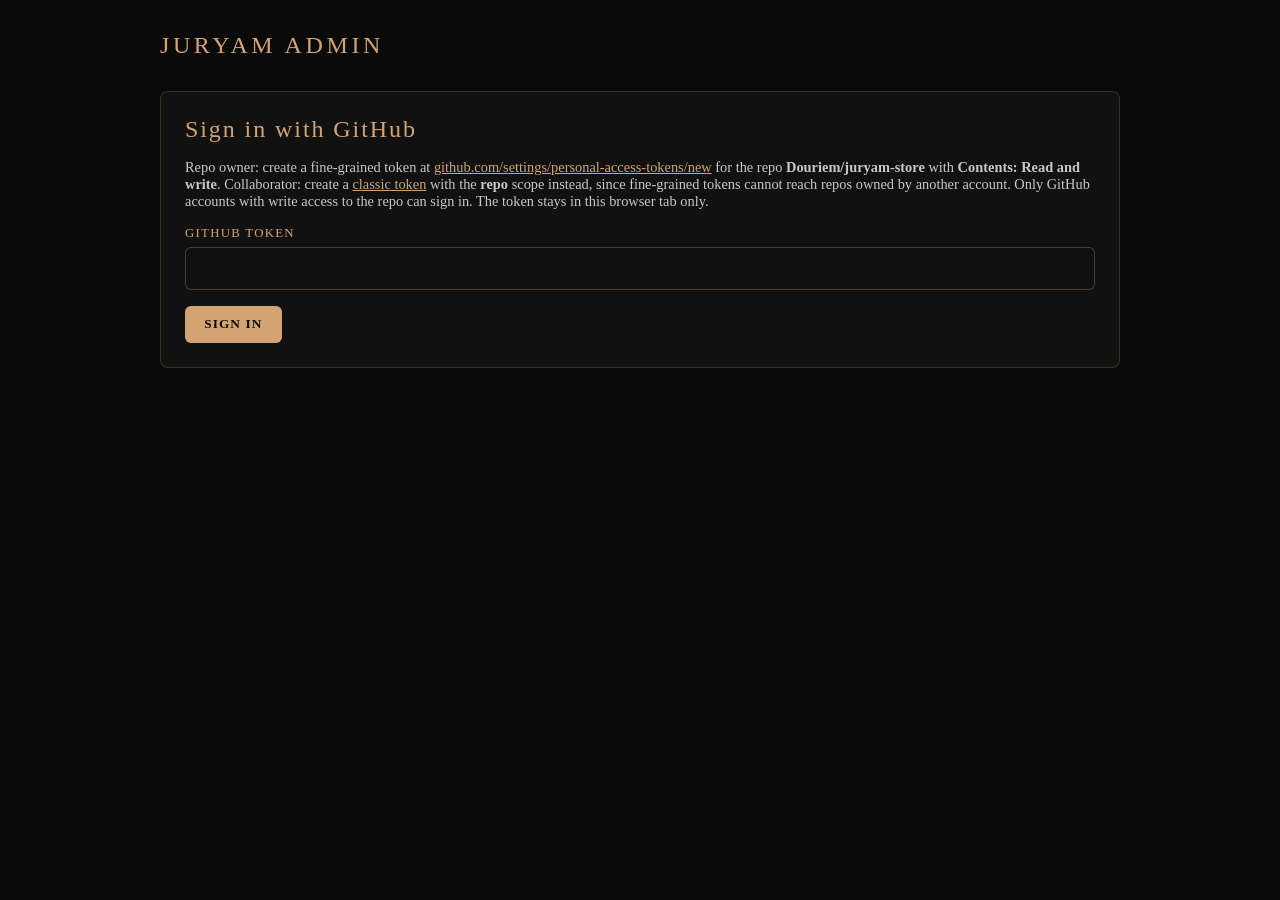
<file: admin.html>
<!DOCTYPE html>
<html lang="en">
<head>
    <meta charset="UTF-8">
    <meta name="viewport" content="width=device-width, initial-scale=1.0">
    <meta name="robots" content="noindex, nofollow">
    <title>Admin - JURYAM</title>
    <link rel="icon" type="image/png" href="assets/favicon.png">
    <link rel="apple-touch-icon" href="assets/apple-touch-icon.png">
    <meta name="theme-color" content="#0a0a0a">
    <style>
        * { margin: 0; padding: 0; box-sizing: border-box; }
        body { font-family: 'Georgia', serif; background: #0a0a0a; color: #f5f5f0; min-height: 100vh; }
        a { color: #d4a373; }
        .wrap { max-width: 1000px; margin: 0 auto; padding: 2rem 1.25rem 4rem; }
        header { display: flex; justify-content: space-between; align-items: center; flex-wrap: wrap; gap: 1rem; margin-bottom: 2rem; }
        h1 { color: #d4a373; letter-spacing: 0.15em; font-weight: 400; font-size: 1.5rem; }
        h2 { color: #d4a373; font-weight: 400; margin-bottom: 1rem; letter-spacing: 0.08em; }
        .muted { color: #c9c9c4; font-size: 0.9rem; }
        .card { background: rgba(255,255,255,0.03); border: 1px solid rgba(212,163,115,0.2); border-radius: 8px; padding: 1.5rem; margin-bottom: 1.5rem; }
        label { display: block; color: #d4a373; font-size: 0.8rem; letter-spacing: 0.1em; margin-bottom: 0.4rem; text-transform: uppercase; }
        input, select, textarea { width: 100%; padding: 0.7rem; background: #111; color: #f5f5f0; border: 1px solid rgba(212,163,115,0.3); border-radius: 6px; font-family: inherit; font-size: 1rem; }
        textarea { min-height: 110px; resize: vertical; }
        .field { margin-bottom: 1rem; }
        .row { display: grid; grid-template-columns: 1fr 1fr; gap: 1rem; }
        .btn { padding: 0.65rem 1.2rem; background: #d4a373; color: #0a0a0a; border: none; border-radius: 6px; cursor: pointer; font-family: inherit; font-weight: 600; letter-spacing: 0.08em; }
        .btn:disabled { opacity: 0.5; cursor: wait; }
        .btn-ghost { background: transparent; color: #d4a373; border: 1px solid rgba(212,163,115,0.5); }
        .btn-danger { background: transparent; color: #e07a7a; border: 1px solid rgba(224,122,122,0.5); }
        .actions { display: flex; gap: 0.75rem; flex-wrap: wrap; }
        table { width: 100%; border-collapse: collapse; }
        th, td { text-align: left; padding: 0.7rem 0.5rem; border-bottom: 1px solid rgba(212,163,115,0.15); vertical-align: middle; }
        th { color: #d4a373; font-weight: 400; font-size: 0.8rem; letter-spacing: 0.1em; text-transform: uppercase; }
        td img { width: 52px; height: 52px; object-fit: cover; border-radius: 6px; display: block; }
        .cat-title td { color: #d4a373; letter-spacing: 0.15em; text-transform: uppercase; font-size: 0.8rem; padding-top: 1.5rem; }
        #status { position: fixed; bottom: 1rem; left: 50%; transform: translateX(-50%); padding: 0.8rem 1.4rem; border-radius: 8px; background: #d4a373; color: #0a0a0a; font-weight: 600; display: none; z-index: 10; max-width: 90vw; }
        #status.error { background: #e07a7a; }
        #preview { max-width: 120px; border-radius: 6px; margin-top: 0.5rem; display: none; }
        .hidden { display: none !important; }
        @media (max-width: 600px) { .row { grid-template-columns: 1fr; } .col-desc { display: none; } }
    </style>
</head>
<body>
<div class="wrap">
    <header>
        <h1>JURYAM ADMIN</h1>
        <div class="actions" id="userBar" style="align-items:center;">
            <span class="muted" id="userName"></span>
            <button class="btn btn-ghost hidden" id="logoutBtn" type="button">LOG OUT</button>
        </div>
    </header>

    <section class="card" id="loginView">
        <h2>Sign in with GitHub</h2>
        <p class="muted" style="margin-bottom:1rem;">
            Repo owner: create a fine-grained token at
            <a href="https://github.com/settings/personal-access-tokens/new" target="_blank" rel="noopener">github.com/settings/personal-access-tokens/new</a>
            for the repo <strong id="repoName"></strong> with <strong>Contents: Read and write</strong>.
            Collaborator: create a
            <a href="https://github.com/settings/tokens/new?scopes=repo&description=JURYAM%20admin" target="_blank" rel="noopener">classic token</a>
            with the <strong>repo</strong> scope instead, since fine-grained tokens cannot reach repos owned by another account.
            Only GitHub accounts with write access to the repo can sign in. The token stays in this browser tab only.
        </p>
        <form id="loginForm">
            <div class="field">
                <label for="token">GitHub token</label>
                <input type="password" id="token" autocomplete="off" required>
            </div>
            <button class="btn" type="submit" id="loginBtn">SIGN IN</button>
        </form>
    </section>

    <div id="appView" class="hidden">
        <section class="card">
            <div style="display:flex;justify-content:space-between;align-items:center;margin-bottom:1rem;flex-wrap:wrap;gap:1rem;">
                <h2 style="margin:0;">Products</h2>
                <button class="btn" type="button" id="newBtn">+ ADD PRODUCT</button>
            </div>
            <table>
                <thead><tr><th></th><th>Name</th><th>Price</th><th class="col-desc">Variants</th><th></th></tr></thead>
                <tbody id="productRows"></tbody>
            </table>
        </section>

        <section class="card hidden" id="formCard">
            <h2 id="formTitle">Add product</h2>
            <form id="productForm">
                <div class="row">
                    <div class="field"><label for="fName">Name</label><input id="fName" required></div>
                    <div class="field"><label for="fPrice">Price (DA)</label><input id="fPrice" type="number" min="0" step="1" required></div>
                </div>
                <div class="row">
                    <div class="field">
                        <label for="fCategory">Category</label>
                        <select id="fCategory" required>
                            <option value="necklaces">Necklaces</option>
                            <option value="rings">Rings</option>
                            <option value="earrings">Earrings</option>
                            <option value="bracelets">Bracelets</option>
                            <option value="sets">Sets</option>
                            <option value="boho">Bohemian</option>
                            <option value="goth">Alt/Goth</option>
                            <option value="piercings">Piercings</option>
                            <option value="hair">Hair accessories</option>
                            <option value="tattoos">Fake tattoos</option>
                        </select>
                    </div>
                    <div class="field">
                        <label for="fBadge">Badge</label>
                        <select id="fBadge">
                            <option value="">None</option>
                            <option value="NEW">NEW</option>
                            <option value="OUT OF STOCK">OUT OF STOCK</option>
                        </select>
                    </div>
                </div>
                <div class="field"><label for="fDesc">Description</label><input id="fDesc"></div>
                <div class="field">
                    <label for="fImage">Image</label>
                    <input id="fImage" type="file" accept="image/png,image/jpeg,image/webp">
                    <img id="preview" alt="">
                </div>
                <div class="field">
                    <label><input id="fAlsoBoho" type="checkbox"> Also show in Bohemian</label>
                    <label><input id="fAlsoGoth" type="checkbox"> Also show in Alt/Goth</label>
                </div>
                <div class="field">
                    <label for="fVariants">Color / Type options (one per line, optional)</label>
                    <textarea id="fVariants" placeholder="Purple / Amethyst&#10;Pink / Rose Quartz"></textarea>
                </div>
                <div class="actions">
                    <button class="btn" type="submit" id="saveBtn">SAVE</button>
                    <button class="btn btn-ghost" type="button" id="cancelBtn">CANCEL</button>
                </div>
            </form>
        </section>
    </div>
</div>
<div id="status"></div>
<script src="js/config.js"></script>
<script src="js/admin.js"></script>
</body>
</html>
</file>
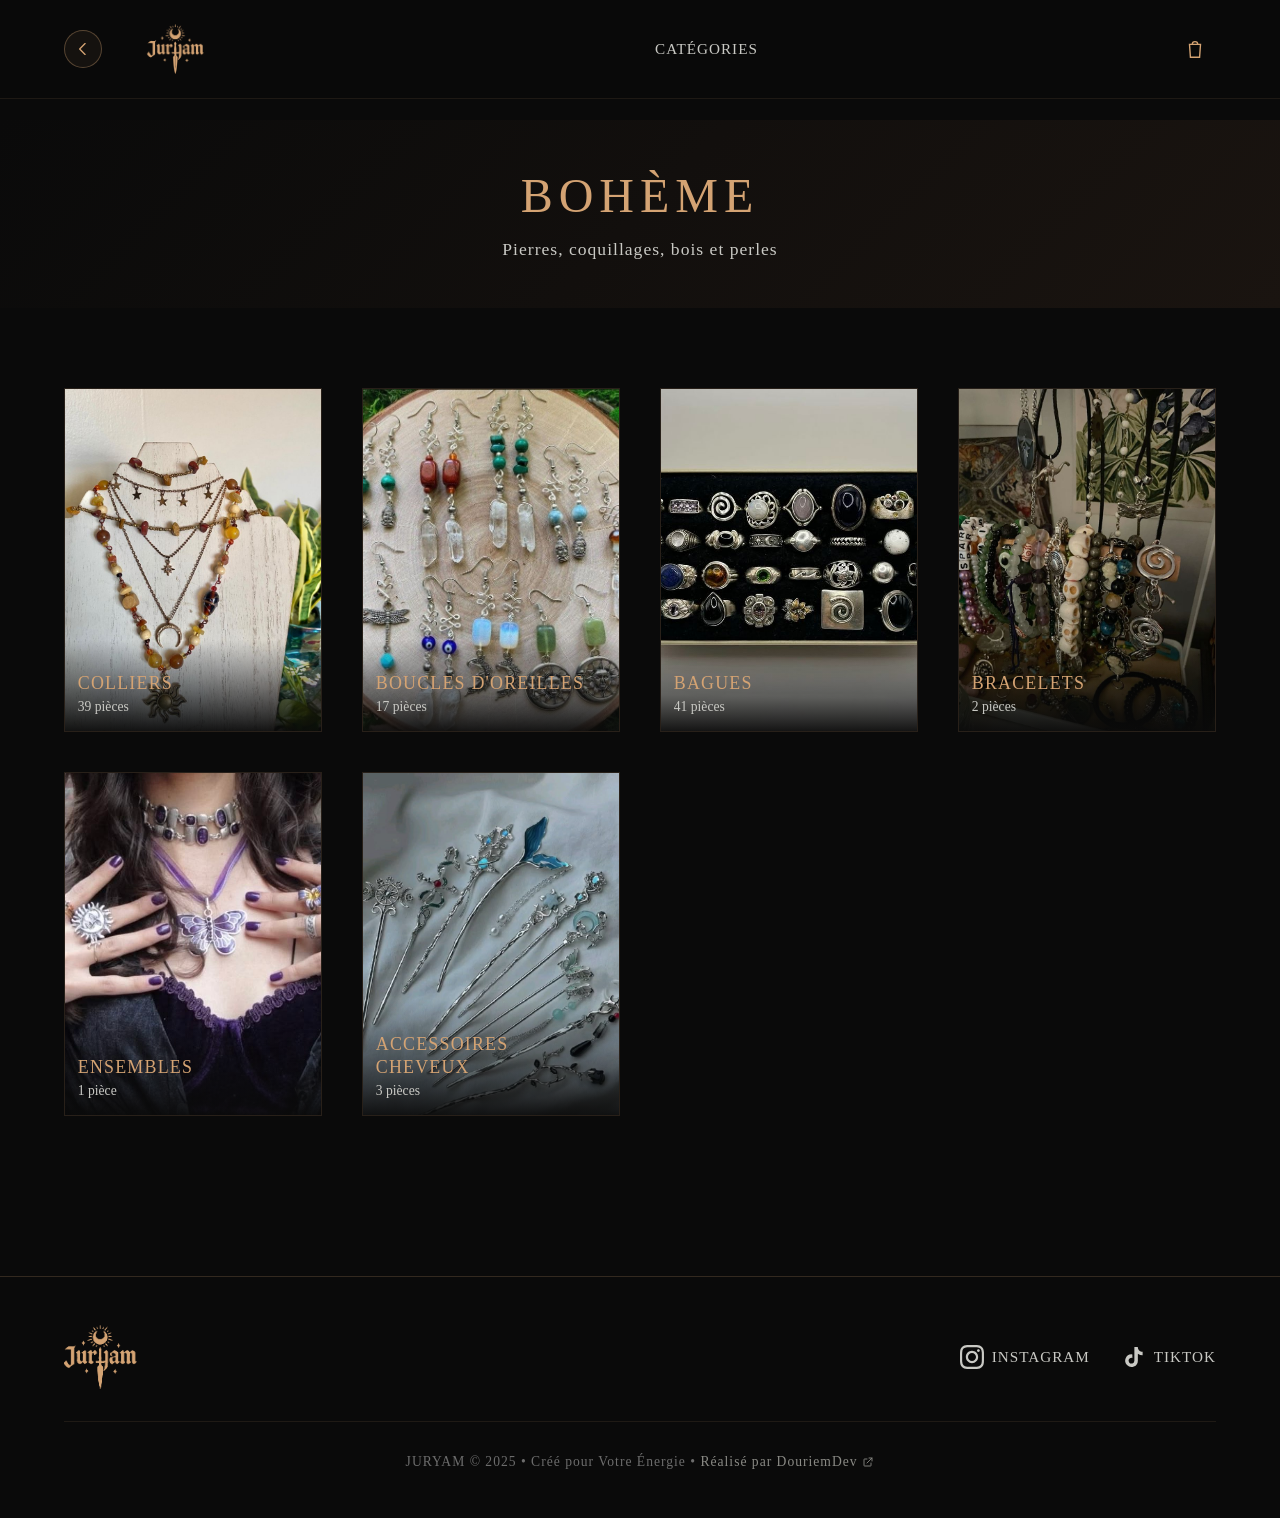
<file: boho.html>
<!DOCTYPE html>
<html lang="en">
<head>
    <meta charset="UTF-8">
    <meta name="viewport" content="width=device-width, initial-scale=1.0">
    <title>Bohemian - JURYAM</title>
    <link rel="icon" type="image/png" href="assets/favicon.png">
    <link rel="apple-touch-icon" href="assets/apple-touch-icon.png">
    <meta name="theme-color" content="#0a0a0a">
    <meta name="description" content="Bijoux faits avec amour, créés pour votre énergie. Livraison partout en Algérie.">
    <meta property="og:type" content="website">
    <meta property="og:site_name" content="JURYAM">
    <meta property="og:title" content="Bohemian · JURYAM">
    <meta property="og:description" content="Bijoux faits avec amour, créés pour votre énergie. Livraison partout en Algérie.">
    <meta property="og:url" content="https://juryam.com/boho.html">
    <meta property="og:image" content="https://juryam.com/assets/og-image.jpg">
    <meta property="og:image:width" content="1200">
    <meta property="og:image:height" content="630">
    <meta property="og:image:alt" content="JURYAM logo over a collage of silver rings, earrings and necklaces">
    <meta name="twitter:card" content="summary_large_image">
    <meta name="twitter:image" content="https://juryam.com/assets/og-image.jpg">
    <style>
        * {
            margin: 0;
            padding: 0;
            box-sizing: border-box;
        }

        body {
            font-family: 'Georgia', serif;
            background: #0a0a0a;
            color: #f5f5f0;
            overflow-x: hidden;
        }

        /* Navigation */
        nav {
            position: fixed;
            top: 0;
            width: 100%;
            display: flex;
            justify-content: space-between;
            align-items: center;
            padding: 1.5rem 4rem;
            background: rgba(10, 10, 10, 0.95);
            backdrop-filter: blur(10px);
            z-index: 1000;
            border-bottom: 1px solid rgba(212, 163, 115, 0.1);
        }

        .logo {
            display: flex;
            align-items: center;
            gap: 0.8rem;
            text-decoration: none;
        }

        .logo img {
            height: 50px;
            width: auto;
            transition: transform 0.3s;
        }

        .logo:hover img {
            transform: scale(1.05);
        }

        .nav-links {
            display: flex;
            gap: 2.5rem;
            list-style: none;
        }

        .nav-links a {
            color: #c9c9c4;
            text-decoration: none;
            font-size: 0.95rem;
            letter-spacing: 1px;
            transition: color 0.3s;
            position: relative;
            display: inline-block;
        }

        .nav-links a::after {
            content: '';
            position: absolute;
            bottom: -5px;
            left: 0;
            right: 0;
            width: 0;
            height: 1px;
            background: #d4a373;
            transition: width 0.3s;
            margin: 0 auto;
        }

        .nav-links a:hover {
            color: #d4a373;
        }

        .nav-links a:hover::after {
            width: 100%;
        }

        .cart-icon {
            display: flex;
            align-items: center;
            gap: 0.4rem;
            padding: 0.4rem 0.6rem;
            border-radius: 999px;
            transition: transform .25s ease, color .25s ease, background .25s ease;
            cursor: pointer;
            color: #d4a373;
            position: relative;
        }

        .cart-icon:hover {
            transform: translateY(-2px) scale(1.03);
            background: rgba(212, 163, 115, 0.08);
        }

        .cart-svg {
            width: 22px;
            height: 22px;
            stroke-width: 1.5;
        }

        .cart-count {
            position: absolute;
            top: -8px;
            right: -8px;
            background: #d4a373;
            color: #0a0a0a;
            font-size: 0.7rem;
            padding: 2px 6px;
            border-radius: 50%;
            font-weight: bold;
        }

        /* Cart Sidebar */
        .cart-sidebar {
            position: fixed;
            left: -400px;
            top: 0;
            width: 400px;
            height: 100vh;
            background: rgba(10, 10, 10, 0.98);
            backdrop-filter: blur(20px);
            z-index: 2000;
            transition: left 0.4s cubic-bezier(0.68, -0.55, 0.265, 1.55);
            border-right: 1px solid rgba(212, 163, 115, 0.2);
            display: flex;
            flex-direction: column;
        }

        .cart-sidebar.active {
            left: 0;
        }

        .cart-overlay {
            position: fixed;
            top: 0;
            left: 0;
            width: 100%;
            height: 100vh;
            background: rgba(0, 0, 0, 0.7);
            z-index: 1999;
            opacity: 0;
            pointer-events: none;
            transition: opacity 0.3s;
        }

        .cart-overlay.active {
            opacity: 1;
            pointer-events: all;
        }

        .cart-header {
            padding: 2rem;
            border-bottom: 1px solid rgba(212, 163, 115, 0.1);
            display: flex;
            justify-content: space-between;
            align-items: center;
        }

        .cart-header h2 {
            color: #d4a373;
            font-size: 1.5rem;
            font-weight: 300;
            letter-spacing: 2px;
        }

        .close-cart {
            background: none;
            border: none;
            color: #d4a373;
            cursor: pointer;
            transition: transform 0.3s;
        }

        .close-cart:hover {
            transform: rotate(90deg);
        }

        .close-svg {
            width: 20px;
            height: 20px;
            stroke-width: 1.6;
        }

        .cart-items {
            flex: 1;
            overflow-y: auto;
            padding: 1.5rem;
        }

        .empty-cart {
            text-align: center;
            padding: 3rem 2rem;
            color: #c9c9c4;
        }

        .cart-item {
            display: flex;
            gap: 1rem;
            margin-bottom: 1.5rem;
            padding-bottom: 1.5rem;
            border-bottom: 1px solid rgba(212, 163, 115, 0.1);
        }

        .cart-item-image {
            width: 80px;
            height: 80px;
            object-fit: cover;
            border: 1px solid rgba(212, 163, 115, 0.2);
        }

        .cart-item-details {
            flex: 1;
        }

        .cart-item-name {
            color: #d4a373;
            font-size: 1rem;
            margin-bottom: 0.5rem;
        }

        .cart-item-price {
            color: #c9c9c4;
            font-size: 0.9rem;
        }

        .remove-item {
            background: none;
            border: none;
            color: #c9c9c4;
            cursor: pointer;
            font-size: 0.8rem;
            margin-top: 0.5rem;
            transition: color 0.3s;
        }

        .remove-item:hover {
            color: #d4a373;
        }

        .cart-footer {
            padding: 1.5rem 2rem;
            border-top: 1px solid rgba(212, 163, 115, 0.2);
        }

        .cart-subtotal {
            display: flex;
            justify-content: space-between;
            margin-bottom: 1rem;
            font-size: 1.2rem;
            color: #d4a373;
        }

        .cart-info {
            text-align: center;
            color: #c9c9c4;
            font-size: 0.9rem;
            margin-top: 1rem;
            line-height: 1.6;
        }

        /* Page Header */
        .page-header {
            margin-top: 120px;
            padding: 3rem 4rem;
            text-align: center;
            background: linear-gradient(135deg, #0a0a0a 0%, #1a1410 100%);
        }

        .page-header h1 {
            font-size: 3rem;
            font-weight: 300;
            letter-spacing: 6px;
            color: #d4a373;
            margin-bottom: 1rem;
        }

        .page-header p {
            color: #c9c9c4;
            font-size: 1.1rem;
            letter-spacing: 1px;
        }

        /* Products Grid */
        .products-section {
            padding: 5rem 4rem;
            background: #0a0a0a;
        }

        .products-grid {
            display: grid;
            grid-template-columns: repeat(4, 1fr);
            gap: 2.5rem;
        }

        .product-card {
            background: rgba(212, 163, 115, 0.03);
            border: 1px solid rgba(212, 163, 115, 0.1);
            overflow: hidden;
            transition: all 0.4s;
            cursor: pointer;
            opacity: 0;
            transform: translateY(30px);
        }

        .product-card.visible {
            opacity: 1;
            transform: translateY(0);
        }

        .product-card:hover {
            border-color: rgba(212, 163, 115, 0.3);
            transform: translateY(-10px);
            box-shadow: 0 10px 40px rgba(212, 163, 115, 0.2);
        }

        .product-image-container {
            position: relative;
            width: 100%;
            aspect-ratio: 1;
            overflow: hidden;
        }

        .product-image {
            width: 100%;
            height: 100%;
            object-fit: cover;
            transition: transform 0.6s;
        }

        .product-card:hover .product-image {
            transform: scale(1.15) rotate(2deg);
        }

        .product-badge {
            position: absolute;
            top: 15px;
            right: 15px;
            padding: 0.4rem 1rem;
            background: #d4a373;
            color: #0a0a0a;
            font-size: 0.75rem;
            letter-spacing: 1px;
            font-weight: bold;
        }

        .quick-add {
            position: absolute;
            bottom: -50px;
            left: 50%;
            transform: translateX(-50%);
            padding: 0.8rem 2rem;
            background: #d4a373;
            color: #0a0a0a;
            border: none;
            font-size: 0.85rem;
            letter-spacing: 1px;
            cursor: pointer;
            transition: all 0.4s;
            font-family: 'Georgia', serif;
            white-space: nowrap;
        }

        .product-card:hover .quick-add {
            bottom: 20px;
        }

        .quick-add:hover {
            background: #c9a578;
        }

        .product-info {
            padding: 1.5rem;
        }

        .product-name {
            color: #d4a373;
            font-size: 1rem;
            letter-spacing: 1px;
            margin-bottom: 0.5rem;
            line-height: 1.4;
            min-height: 2.8rem;
        }

        .product-price {
            color: #c9a578;
            font-size: 1.2rem;
            font-weight: 300;
        }

        /* Footer */
        footer {
            background: #0a0a0a;
            border-top: 1px solid rgba(212, 163, 115, 0.2);
            padding: 3rem 4rem;
            margin-top: 5rem;
        }

        .footer-content {
            max-width: 1200px;
            margin: 0 auto;
            display: flex;
            justify-content: space-between;
            align-items: center;
        }

        .footer-logo {
            display: flex;
            align-items: center;
            gap: 0.8rem;
            font-size: 1.5rem;
            font-weight: 300;
            letter-spacing: 3px;
            color: #d4a373;
        }

        .footer-logo img {
            height: 64px;
            width: auto;
            display: block;
        }

        .social-links {
            display: flex;
            gap: 2rem;
            align-items: center;
        }

        .social-link {
            display: flex;
            align-items: center;
            gap: 0.5rem;
            color: #c9c9c4;
            text-decoration: none;
            font-size: 0.95rem;
            letter-spacing: 1px;
            transition: all 0.3s;
        }

        .social-link:hover {
            color: #d4a373;
            transform: translateY(-3px);
        }

        .social-icon {
            width: 24px;
            height: 24px;
            fill: currentColor;
        }

        .footer-tagline {
            text-align: center;
            color: #6c6c6c;
            font-size: 0.85rem;
            letter-spacing: 1px;
            margin-top: 2rem;
            padding-top: 2rem;
            border-top: 1px solid rgba(212, 163, 115, 0.1);
        }

        /* Responsive */
        @media (max-width: 1024px) {
            .products-grid {
                grid-template-columns: repeat(3, 1fr);
            }
        }

        @media (max-width: 768px) {
            nav {
                padding: 1rem 1.5rem;
            }
            .logo img {
                height: 40px;
            }
            .nav-links {
                display: none;
            }
            .cart-sidebar {
                width: 100%;
                left: -100%;
            }
            .page-header {
                padding: 2rem 1.5rem;
                margin-top: 80px;
            }
            .page-header h1 {
                font-size: 2rem;
            }
            .products-section {
                padding: 3rem 1.5rem;
            }
            .products-grid {
                grid-template-columns: repeat(2, 1fr);
                gap: 1.5rem;
            }
            footer {
                padding: 2rem 1.5rem;
            }
            .footer-content {
                flex-direction: column;
                gap: 2rem;
                text-align: center;
            }
            .social-links {
                flex-direction: column;
                gap: 1rem;
            }
        }

        @media (max-width: 480px) {
            .products-grid {
                grid-template-columns: 1fr;
            }
        }
    </style>
    <link rel="stylesheet" href="css/products.css">
    <link rel="stylesheet" href="css/mobile.css">
    <link rel="stylesheet" href="css/back-nav.css">
    <link rel="stylesheet" href="css/page-menu.css">
</head>
<body>
    <!-- Cart Overlay -->
    <div class="cart-overlay" onclick="toggleCart()"></div>

    <!-- Cart Sidebar -->
    <div class="cart-sidebar" id="cartSidebar">
        <div class="cart-header">
            <h2 data-i18n="cartTitle">YOUR CART</h2>
            <button class="close-cart" onclick="toggleCart()" aria-label="Close cart">
                <svg class="close-svg" viewBox="0 0 24 24" fill="none" stroke="currentColor" aria-hidden="true">
                    <path d="M18 6L6 18"></path>
                    <path d="M6 6l12 12"></path>
                </svg>
            </button>
        </div>
        <div class="cart-items" id="cartItems">
            <div class="empty-cart">
                <p data-i18n="emptyCart">Your cart is empty</p>
                <p style="margin-top: 1rem; font-size: 0.9rem;" data-i18n="emptyCartSub">Start adding some magic ✨</p>
            </div>
        </div>
        <div class="cart-footer">
            <div class="cart-subtotal">
                <span data-i18n="subtotal">SUBTOTAL</span>
                <span id="cartSubtotal">0 DA</span>
            </div>
            <button class="btn-checkout" onclick="openCheckout()" data-i18n="checkout">CHECKOUT</button>
        </div>
    </div>

    <!-- Navigation -->
    <nav>
        <a href="index.html" class="logo">
            <img src="assets/desktop.png" alt="Juryam">
        </a>
        <ul class="nav-links">
            <li><a href="index.html#categories" data-i18n="navCategories">CATEGORIES</a></li>
        </ul>
        <div class="cart-icon" onclick="toggleCart()" role="button" aria-label="Open cart" tabindex="0">
            <svg class="cart-svg" viewBox="0 0 24 24" fill="none" stroke="currentColor" aria-hidden="true">
                <path d="M6 7h12l-1 14H7z"></path>
                <path d="M9 7a3 3 0 0 1 6 0"></path>
            </svg>
            <span class="cart-count" id="cartCount" style="display: none;">0</span>
        </div>
    </nav>

    <!-- Page Header -->
    <section class="page-header">
        <h1 data-i18n="catBoho">BOHÈME</h1>
        <p data-i18n="subBoho">Pierres, coquillages, bois et perles</p>
    </section>

    <!-- Products Section -->
    <section class="products-section">
        <a href="#" id="styleBack" class="style-back" hidden onclick="location.hash=''; return false;"><span></span></a>
        <div class="products-grid" id="productsGrid">
            <!-- Products will be loaded here by JavaScript -->
        </div>
    </section>

    <!-- Footer -->
    <footer>
        <div class="footer-content">
            <a href="index.html" class="footer-logo">
                <img src="assets/juryam-logo-mark.png" alt="Juryam">
            </a>
            <div class="social-links">
                <a href="https://www.instagram.com/juryamstore?mdxt=MWg5dXVvbDdsbjN1cw==" target="_blank" rel="noopener" class="social-link">
                    <svg class="social-icon" viewBox="0 0 24 24" xmlns="http://www.w3.org/2000/svg">
                        <path d="M12 2.163c3.204 0 3.584.012 4.85.07 3.252.148 4.771 1.691 4.919 4.919.058 1.265.069 1.645.069 4.849 0 3.205-.012 3.584-.069 4.849-.149 3.225-1.664 4.771-4.919 4.919-1.266.058-1.644.07-4.85.07-3.204 0-3.584-.012-4.849-.07-3.26-.149-4.771-1.699-4.919-4.92-.058-1.265-.07-1.644-.07-4.849 0-3.204.013-3.583.07-4.849.149-3.227 1.664-4.771 4.919-4.919 1.266-.057 1.645-.069 4.849-.069zm0-2.163c-3.259 0-3.667.014-4.947.072-4.358.2-6.78 2.618-6.98 6.98-.059 1.281-.073 1.689-.073 4.948 0 3.259.014 3.668.072 4.948.2 4.358 2.618 6.78 6.98 6.98 1.281.058 1.689.072 4.948.072 3.259 0 3.668-.014 4.948-.072 4.354-.2 6.782-2.618 6.979-6.98.059-1.28.073-1.689.073-4.948 0-3.259-.014-3.667-.072-4.947-.196-4.354-2.617-6.78-6.979-6.98-1.281-.059-1.69-.073-4.949-.073zm0 5.838c-3.403 0-6.162 2.759-6.162 6.162s2.759 6.163 6.162 6.163 6.162-2.759 6.162-6.163c0-3.403-2.759-6.162-6.162-6.162zm0 10.162c-2.209 0-4-1.79-4-4 0-2.209 1.791-4 4-4s4 1.791 4 4c0 2.21-1.791 4-4 4zm6.406-11.845c-.796 0-1.441.645-1.441 1.44s.645 1.44 1.441 1.44c.795 0 1.439-.645 1.439-1.44s-.644-1.44-1.439-1.44z"/>
                    </svg>
                    INSTAGRAM
                </a>
                <a href="https://www.tiktok.com/@juryamstore" target="_blank" class="social-link">
                    <svg class="social-icon" viewBox="0 0 24 24" xmlns="http://www.w3.org/2000/svg">
                        <path d="M19.59 6.69a4.83 4.83 0 0 1-3.77-4.25V2h-3.45v13.67a2.89 2.89 0 0 1-5.2 1.74 2.89 2.89 0 0 1 2.31-4.64 2.93 2.93 0 0 1 .88.13V9.4a6.84 6.84 0 0 0-1-.05A6.33 6.33 0 0 0 5 20.1a6.34 6.34 0 0 0 10.86-4.43v-7a8.16 8.16 0 0 0 4.77 1.52v-3.4a4.85 4.85 0 0 1-1-.1z"/>
                    </svg>
                    TIKTOK
                </a>
            </div>
        </div>
        <p class="footer-tagline"><span data-i18n="footerTagline">JURYAM © 2025 • Curated for Your Energy</span> •
            <a href="https://douriem.github.io/douriem-portfolio/" target="_blank" rel="noopener" class="footer-credit">
                <span data-i18n="footerCredit">Made by DouriemDev</span>
                <svg viewBox="0 0 24 24" fill="none" stroke="currentColor" stroke-width="1.8" stroke-linecap="round" stroke-linejoin="round" aria-hidden="true"><path d="M14 4h6v6"/><path d="M20 4 10 14"/><path d="M18 14v5a1 1 0 0 1-1 1H5a1 1 0 0 1-1-1V7a1 1 0 0 1 1-1h5"/></svg>
            </a>
        </p>
    </footer>

    <script src="js/config.js"></script>
    <script src="js/i18n.js?v=20261137"></script>
    <script src="js/data.js?v=20261125"></script>
    <script src="js/delivery-rates.js"></script>
    <script src="js/cart.js?v=20261130"></script>
    <script src="js/ui.js?v=20261133"></script>
    <script src="js/checkout.js?v=20261128"></script>
    <script src="js/products.js?v=20261127"></script>
    <script src="js/back-nav.js"></script>
    <script src="js/page-menu.js?v=20261127"></script>
    <script>loadProducts('boho');</script>
</body>
</html>
</file>
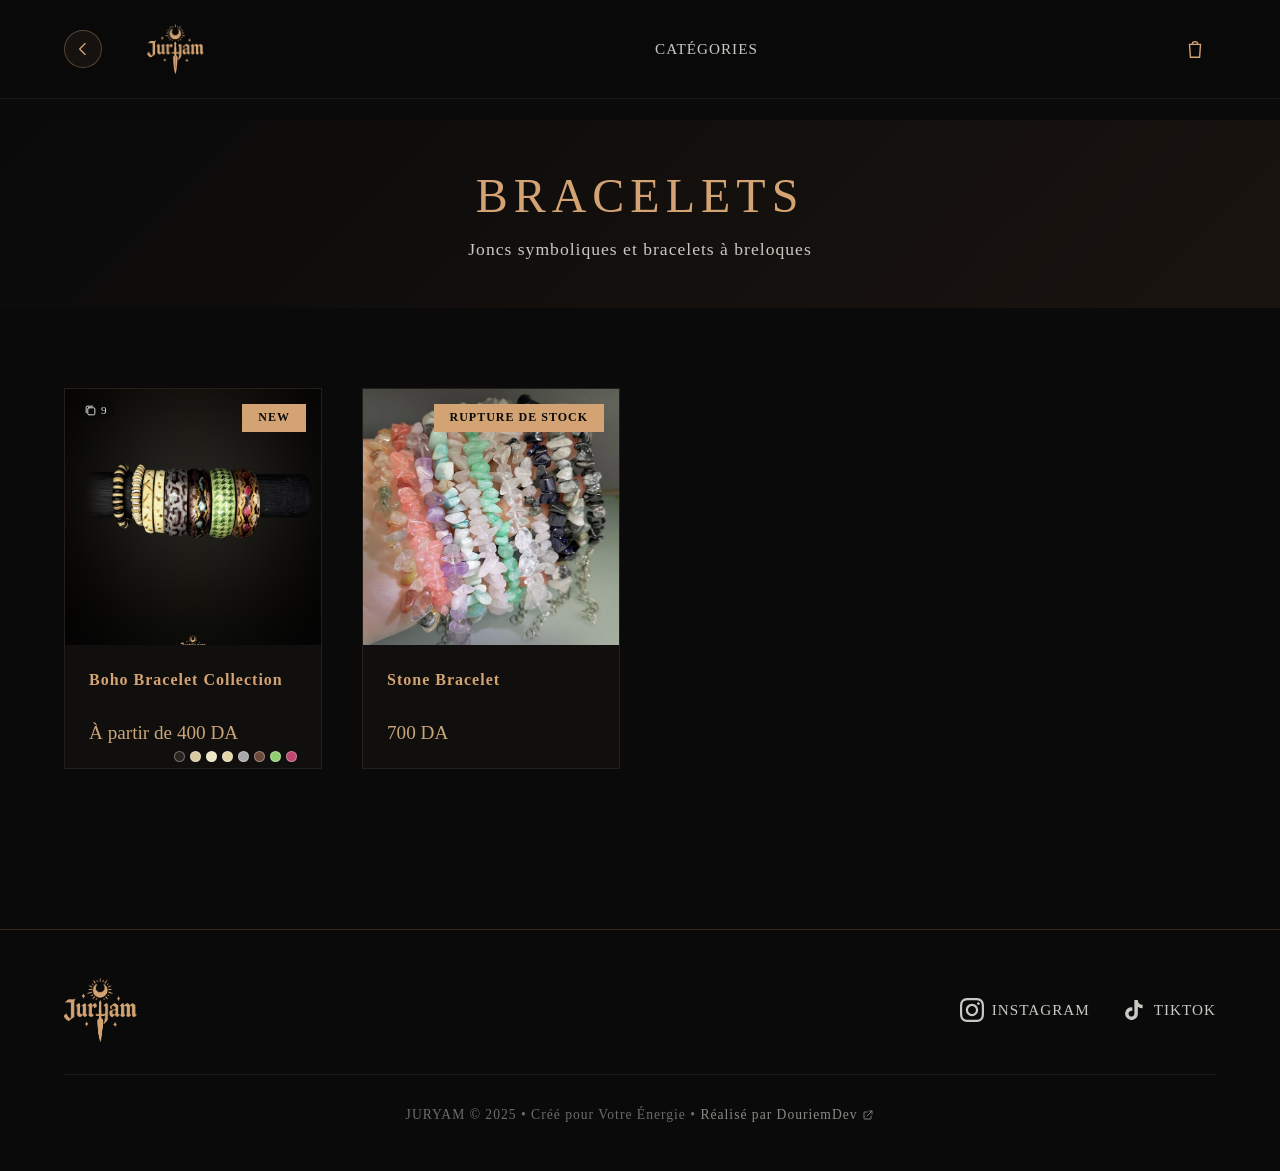
<file: bracelets.html>
<!DOCTYPE html>
<html lang="en">
<head>
    <meta charset="UTF-8">
    <meta name="viewport" content="width=device-width, initial-scale=1.0">
    <title>Bracelets - JURYAM</title>
    <link rel="icon" type="image/png" href="assets/favicon.png">
    <link rel="apple-touch-icon" href="assets/apple-touch-icon.png">
    <meta name="theme-color" content="#0a0a0a">
    <meta name="description" content="Bijoux faits avec amour, créés pour votre énergie. Livraison partout en Algérie.">
    <meta property="og:type" content="website">
    <meta property="og:site_name" content="JURYAM">
    <meta property="og:title" content="Bracelets · JURYAM">
    <meta property="og:description" content="Bijoux faits avec amour, créés pour votre énergie. Livraison partout en Algérie.">
    <meta property="og:url" content="https://juryam.com/bracelets.html">
    <meta property="og:image" content="https://juryam.com/assets/og-image.jpg">
    <meta property="og:image:width" content="1200">
    <meta property="og:image:height" content="630">
    <meta property="og:image:alt" content="JURYAM logo over a collage of silver rings, earrings and necklaces">
    <meta name="twitter:card" content="summary_large_image">
    <meta name="twitter:image" content="https://juryam.com/assets/og-image.jpg">
    <style>
        * {
            margin: 0;
            padding: 0;
            box-sizing: border-box;
        }

        body {
            font-family: 'Georgia', serif;
            background: #0a0a0a;
            color: #f5f5f0;
            overflow-x: hidden;
        }

        /* Navigation */
        nav {
            position: fixed;
            top: 0;
            width: 100%;
            display: flex;
            justify-content: space-between;
            align-items: center;
            padding: 1.5rem 4rem;
            background: rgba(10, 10, 10, 0.95);
            backdrop-filter: blur(10px);
            z-index: 1000;
            border-bottom: 1px solid rgba(212, 163, 115, 0.1);
        }

        .logo {
            display: flex;
            align-items: center;
            gap: 0.8rem;
            text-decoration: none;
        }

        .logo img {
            height: 50px;
            width: auto;
            transition: transform 0.3s;
        }

        .logo:hover img {
            transform: scale(1.05);
        }

        .nav-links {
            display: flex;
            gap: 2.5rem;
            list-style: none;
        }

        .nav-links a {
            color: #c9c9c4;
            text-decoration: none;
            font-size: 0.95rem;
            letter-spacing: 1px;
            transition: color 0.3s;
            position: relative;
            display: inline-block;
        }

        .nav-links a::after {
            content: '';
            position: absolute;
            bottom: -5px;
            left: 0;
            right: 0;
            width: 0;
            height: 1px;
            background: #d4a373;
            transition: width 0.3s;
            margin: 0 auto;
        }

        .nav-links a:hover {
            color: #d4a373;
        }

        .nav-links a:hover::after {
            width: 100%;
        }

        .cart-icon {
            display: flex;
            align-items: center;
            gap: 0.4rem;
            padding: 0.4rem 0.6rem;
            border-radius: 999px;
            transition: transform .25s ease, color .25s ease, background .25s ease;
            cursor: pointer;
            color: #d4a373;
            position: relative;
        }

        .cart-icon:hover {
            transform: translateY(-2px) scale(1.03);
            background: rgba(212, 163, 115, 0.08);
        }

        .cart-svg {
            width: 22px;
            height: 22px;
            stroke-width: 1.5;
        }

        .cart-count {
            position: absolute;
            top: -8px;
            right: -8px;
            background: #d4a373;
            color: #0a0a0a;
            font-size: 0.7rem;
            padding: 2px 6px;
            border-radius: 50%;
            font-weight: bold;
        }

        /* Cart Sidebar */
        .cart-sidebar {
            position: fixed;
            left: -400px;
            top: 0;
            width: 400px;
            height: 100vh;
            background: rgba(10, 10, 10, 0.98);
            backdrop-filter: blur(20px);
            z-index: 2000;
            transition: left 0.4s cubic-bezier(0.68, -0.55, 0.265, 1.55);
            border-right: 1px solid rgba(212, 163, 115, 0.2);
            display: flex;
            flex-direction: column;
        }

        .cart-sidebar.active {
            left: 0;
        }

        .cart-overlay {
            position: fixed;
            top: 0;
            left: 0;
            width: 100%;
            height: 100vh;
            background: rgba(0, 0, 0, 0.7);
            z-index: 1999;
            opacity: 0;
            pointer-events: none;
            transition: opacity 0.3s;
        }

        .cart-overlay.active {
            opacity: 1;
            pointer-events: all;
        }

        .cart-header {
            padding: 2rem;
            border-bottom: 1px solid rgba(212, 163, 115, 0.1);
            display: flex;
            justify-content: space-between;
            align-items: center;
        }

        .cart-header h2 {
            color: #d4a373;
            font-size: 1.5rem;
            font-weight: 300;
            letter-spacing: 2px;
        }

        .close-cart {
            background: none;
            border: none;
            color: #d4a373;
            cursor: pointer;
            transition: transform 0.3s;
        }

        .close-cart:hover {
            transform: rotate(90deg);
        }

        .close-svg {
            width: 20px;
            height: 20px;
            stroke-width: 1.6;
        }

        .cart-items {
            flex: 1;
            overflow-y: auto;
            padding: 1.5rem;
        }

        .empty-cart {
            text-align: center;
            padding: 3rem 2rem;
            color: #c9c9c4;
        }

        .cart-item {
            display: flex;
            gap: 1rem;
            margin-bottom: 1.5rem;
            padding-bottom: 1.5rem;
            border-bottom: 1px solid rgba(212, 163, 115, 0.1);
        }

        .cart-item-image {
            width: 80px;
            height: 80px;
            object-fit: cover;
            border: 1px solid rgba(212, 163, 115, 0.2);
        }

        .cart-item-details {
            flex: 1;
        }

        .cart-item-name {
            color: #d4a373;
            font-size: 1rem;
            margin-bottom: 0.5rem;
        }

        .cart-item-price {
            color: #c9c9c4;
            font-size: 0.9rem;
        }

        .remove-item {
            background: none;
            border: none;
            color: #c9c9c4;
            cursor: pointer;
            font-size: 0.8rem;
            margin-top: 0.5rem;
            transition: color 0.3s;
        }

        .remove-item:hover {
            color: #d4a373;
        }

        .cart-footer {
            padding: 1.5rem 2rem;
            border-top: 1px solid rgba(212, 163, 115, 0.2);
        }

        .cart-subtotal {
            display: flex;
            justify-content: space-between;
            margin-bottom: 1rem;
            font-size: 1.2rem;
            color: #d4a373;
        }

        .cart-info {
            text-align: center;
            color: #c9c9c4;
            font-size: 0.9rem;
            margin-top: 1rem;
            line-height: 1.6;
        }

        /* Page Header */
        .page-header {
            margin-top: 120px;
            padding: 3rem 4rem;
            text-align: center;
            background: linear-gradient(135deg, #0a0a0a 0%, #1a1410 100%);
        }

        .page-header h1 {
            font-size: 3rem;
            font-weight: 300;
            letter-spacing: 6px;
            color: #d4a373;
            margin-bottom: 1rem;
        }

        .page-header p {
            color: #c9c9c4;
            font-size: 1.1rem;
            letter-spacing: 1px;
        }

        /* Products Grid */
        .products-section {
            padding: 5rem 4rem;
            background: #0a0a0a;
        }

        .products-grid {
            display: grid;
            grid-template-columns: repeat(4, 1fr);
            gap: 2.5rem;
        }

        .product-card {
            background: rgba(212, 163, 115, 0.03);
            border: 1px solid rgba(212, 163, 115, 0.1);
            overflow: hidden;
            transition: all 0.4s;
            cursor: pointer;
            opacity: 0;
            transform: translateY(30px);
        }

        .product-card.visible {
            opacity: 1;
            transform: translateY(0);
        }

        .product-card:hover {
            border-color: rgba(212, 163, 115, 0.3);
            transform: translateY(-10px);
            box-shadow: 0 10px 40px rgba(212, 163, 115, 0.2);
        }

        .product-image-container {
            position: relative;
            width: 100%;
            aspect-ratio: 1;
            overflow: hidden;
        }

        .product-image {
            width: 100%;
            height: 100%;
            object-fit: cover;
            transition: transform 0.6s;
        }

        .product-card:hover .product-image {
            transform: scale(1.15) rotate(2deg);
        }

        .product-badge {
            position: absolute;
            top: 15px;
            right: 15px;
            padding: 0.4rem 1rem;
            background: #d4a373;
            color: #0a0a0a;
            font-size: 0.75rem;
            letter-spacing: 1px;
            font-weight: bold;
        }

        .quick-add {
            position: absolute;
            bottom: -50px;
            left: 50%;
            transform: translateX(-50%);
            padding: 0.8rem 2rem;
            background: #d4a373;
            color: #0a0a0a;
            border: none;
            font-size: 0.85rem;
            letter-spacing: 1px;
            cursor: pointer;
            transition: all 0.4s;
            font-family: 'Georgia', serif;
            white-space: nowrap;
        }

        .product-card:hover .quick-add {
            bottom: 20px;
        }

        .quick-add:hover {
            background: #c9a578;
        }

        .product-info {
            padding: 1.5rem;
        }

        .product-name {
            color: #d4a373;
            font-size: 1rem;
            letter-spacing: 1px;
            margin-bottom: 0.5rem;
            line-height: 1.4;
            min-height: 2.8rem;
        }

        .product-price {
            color: #c9a578;
            font-size: 1.2rem;
            font-weight: 300;
        }

        /* Footer */
        footer {
            background: #0a0a0a;
            border-top: 1px solid rgba(212, 163, 115, 0.2);
            padding: 3rem 4rem;
            margin-top: 5rem;
        }

        .footer-content {
            max-width: 1200px;
            margin: 0 auto;
            display: flex;
            justify-content: space-between;
            align-items: center;
        }

        .footer-logo {
            display: flex;
            align-items: center;
            gap: 0.8rem;
            font-size: 1.5rem;
            font-weight: 300;
            letter-spacing: 3px;
            color: #d4a373;
        }

        .footer-logo img {
            height: 64px;
            width: auto;
            display: block;
        }

        .social-links {
            display: flex;
            gap: 2rem;
            align-items: center;
        }

        .social-link {
            display: flex;
            align-items: center;
            gap: 0.5rem;
            color: #c9c9c4;
            text-decoration: none;
            font-size: 0.95rem;
            letter-spacing: 1px;
            transition: all 0.3s;
        }

        .social-link:hover {
            color: #d4a373;
            transform: translateY(-3px);
        }

        .social-icon {
            width: 24px;
            height: 24px;
            fill: currentColor;
        }

        .footer-tagline {
            text-align: center;
            color: #6c6c6c;
            font-size: 0.85rem;
            letter-spacing: 1px;
            margin-top: 2rem;
            padding-top: 2rem;
            border-top: 1px solid rgba(212, 163, 115, 0.1);
        }

        /* Responsive */
        @media (max-width: 1024px) {
            .products-grid {
                grid-template-columns: repeat(3, 1fr);
            }
        }

        @media (max-width: 768px) {
            nav {
                padding: 1rem 1.5rem;
            }
            .logo img {
                height: 40px;
            }
            .nav-links {
                display: none;
            }
            .cart-sidebar {
                width: 100%;
                left: -100%;
            }
            .page-header {
                padding: 2rem 1.5rem;
                margin-top: 80px;
            }
            .page-header h1 {
                font-size: 2rem;
            }
            .products-section {
                padding: 3rem 1.5rem;
            }
            .products-grid {
                grid-template-columns: repeat(2, 1fr);
                gap: 1.5rem;
            }
            footer {
                padding: 2rem 1.5rem;
            }
            .footer-content {
                flex-direction: column;
                gap: 2rem;
                text-align: center;
            }
            .social-links {
                flex-direction: column;
                gap: 1rem;
            }
        }

        @media (max-width: 480px) {
            .products-grid {
                grid-template-columns: 1fr;
            }
        }
    </style>
    <link rel="stylesheet" href="css/products.css">
    <link rel="stylesheet" href="css/mobile.css">
    <link rel="stylesheet" href="css/back-nav.css">
    <link rel="stylesheet" href="css/page-menu.css">
</head>
<body>
    <!-- Cart Overlay -->
    <div class="cart-overlay" onclick="toggleCart()"></div>

    <!-- Cart Sidebar -->
    <div class="cart-sidebar" id="cartSidebar">
        <div class="cart-header">
            <h2 data-i18n="cartTitle">YOUR CART</h2>
            <button class="close-cart" onclick="toggleCart()" aria-label="Close cart">
                <svg class="close-svg" viewBox="0 0 24 24" fill="none" stroke="currentColor" aria-hidden="true">
                    <path d="M18 6L6 18"></path>
                    <path d="M6 6l12 12"></path>
                </svg>
            </button>
        </div>
        <div class="cart-items" id="cartItems">
            <div class="empty-cart">
                <p data-i18n="emptyCart">Your cart is empty</p>
                <p style="margin-top: 1rem; font-size: 0.9rem;" data-i18n="emptyCartSub">Start adding some magic ✨</p>
            </div>
        </div>
        <div class="cart-footer">
            <div class="cart-subtotal">
                <span data-i18n="subtotal">SUBTOTAL</span>
                <span id="cartSubtotal">0 DA</span>
            </div>
            <button class="btn-checkout" onclick="openCheckout()" data-i18n="checkout">CHECKOUT</button>
        </div>
    </div>

    <!-- Navigation -->
    <nav>
        <a href="index.html" class="logo">
            <img src="assets/desktop.png" alt="Juryam">
        </a>
        <ul class="nav-links">
            <li><a href="index.html#categories" data-i18n="navCategories">CATEGORIES</a></li>
        </ul>
        <div class="cart-icon" onclick="toggleCart()" role="button" aria-label="Open cart" tabindex="0">
            <svg class="cart-svg" viewBox="0 0 24 24" fill="none" stroke="currentColor" aria-hidden="true">
                <path d="M6 7h12l-1 14H7z"></path>
                <path d="M9 7a3 3 0 0 1 6 0"></path>
            </svg>
            <span class="cart-count" id="cartCount" style="display: none;">0</span>
        </div>
    </nav>

    <!-- Page Header -->
    <section class="page-header">
        <h1 data-i18n="catBracelets">BRACELETS</h1>
         <p data-i18n="subBracelets">Symbolic bangles and charm bracelets</p>
    </section>

    <!-- Products Section -->
    <section class="products-section">
        <div class="products-grid" id="productsGrid">
            <!-- Products will be loaded here by JavaScript -->
        </div>
    </section>

    <!-- Footer -->
    <footer>
        <div class="footer-content">
            <a href="index.html" class="footer-logo">
                <img src="assets/juryam-logo-mark.png" alt="Juryam">
            </a>
            <div class="social-links">
                <a href="https://www.instagram.com/juryamstore?mdxt=MWg5dXVvbDdsbjN1cw==" target="_blank" rel="noopener" class="social-link">
                    <svg class="social-icon" viewBox="0 0 24 24" xmlns="http://www.w3.org/2000/svg">
                        <path d="M12 2.163c3.204 0 3.584.012 4.85.07 3.252.148 4.771 1.691 4.919 4.919.058 1.265.069 1.645.069 4.849 0 3.205-.012 3.584-.069 4.849-.149 3.225-1.664 4.771-4.919 4.919-1.266.058-1.644.07-4.85.07-3.204 0-3.584-.012-4.849-.07-3.26-.149-4.771-1.699-4.919-4.92-.058-1.265-.07-1.644-.07-4.849 0-3.204.013-3.583.07-4.849.149-3.227 1.664-4.771 4.919-4.919 1.266-.057 1.645-.069 4.849-.069zm0-2.163c-3.259 0-3.667.014-4.947.072-4.358.2-6.78 2.618-6.98 6.98-.059 1.281-.073 1.689-.073 4.948 0 3.259.014 3.668.072 4.948.2 4.358 2.618 6.78 6.98 6.98 1.281.058 1.689.072 4.948.072 3.259 0 3.668-.014 4.948-.072 4.354-.2 6.782-2.618 6.979-6.98.059-1.28.073-1.689.073-4.948 0-3.259-.014-3.667-.072-4.947-.196-4.354-2.617-6.78-6.979-6.98-1.281-.059-1.69-.073-4.949-.073zm0 5.838c-3.403 0-6.162 2.759-6.162 6.162s2.759 6.163 6.162 6.163 6.162-2.759 6.162-6.163c0-3.403-2.759-6.162-6.162-6.162zm0 10.162c-2.209 0-4-1.79-4-4 0-2.209 1.791-4 4-4s4 1.791 4 4c0 2.21-1.791 4-4 4zm6.406-11.845c-.796 0-1.441.645-1.441 1.44s.645 1.44 1.441 1.44c.795 0 1.439-.645 1.439-1.44s-.644-1.44-1.439-1.44z"/>
                    </svg>
                    INSTAGRAM
                </a>
                <a href="https://www.tiktok.com/@juryamstore" target="_blank" class="social-link">
                    <svg class="social-icon" viewBox="0 0 24 24" xmlns="http://www.w3.org/2000/svg">
                        <path d="M19.59 6.69a4.83 4.83 0 0 1-3.77-4.25V2h-3.45v13.67a2.89 2.89 0 0 1-5.2 1.74 2.89 2.89 0 0 1 2.31-4.64 2.93 2.93 0 0 1 .88.13V9.4a6.84 6.84 0 0 0-1-.05A6.33 6.33 0 0 0 5 20.1a6.34 6.34 0 0 0 10.86-4.43v-7a8.16 8.16 0 0 0 4.77 1.52v-3.4a4.85 4.85 0 0 1-1-.1z"/>
                    </svg>
                    TIKTOK
                </a>
            </div>
        </div>
        <p class="footer-tagline"><span data-i18n="footerTagline">JURYAM © 2025 • Curated for Your Energy</span> •
            <a href="https://douriem.github.io/douriem-portfolio/" target="_blank" rel="noopener" class="footer-credit">
                <span data-i18n="footerCredit">Made by DouriemDev</span>
                <svg viewBox="0 0 24 24" fill="none" stroke="currentColor" stroke-width="1.8" stroke-linecap="round" stroke-linejoin="round" aria-hidden="true"><path d="M14 4h6v6"/><path d="M20 4 10 14"/><path d="M18 14v5a1 1 0 0 1-1 1H5a1 1 0 0 1-1-1V7a1 1 0 0 1 1-1h5"/></svg>
            </a>
        </p>
    </footer>

    <script src="js/config.js"></script>
    <script src="js/i18n.js?v=20261137"></script>
    <script src="js/data.js?v=20261125"></script>
    <script src="js/delivery-rates.js"></script>
    <script src="js/cart.js?v=20261130"></script>
    <script src="js/ui.js?v=20261133"></script>
    <script src="js/checkout.js?v=20261128"></script>
    <script src="js/products.js?v=20261127"></script>
    <script src="js/back-nav.js"></script>
    <script src="js/page-menu.js?v=20261127"></script>
    <script>loadProducts('bracelets');</script>
</body>
</html>
</file>
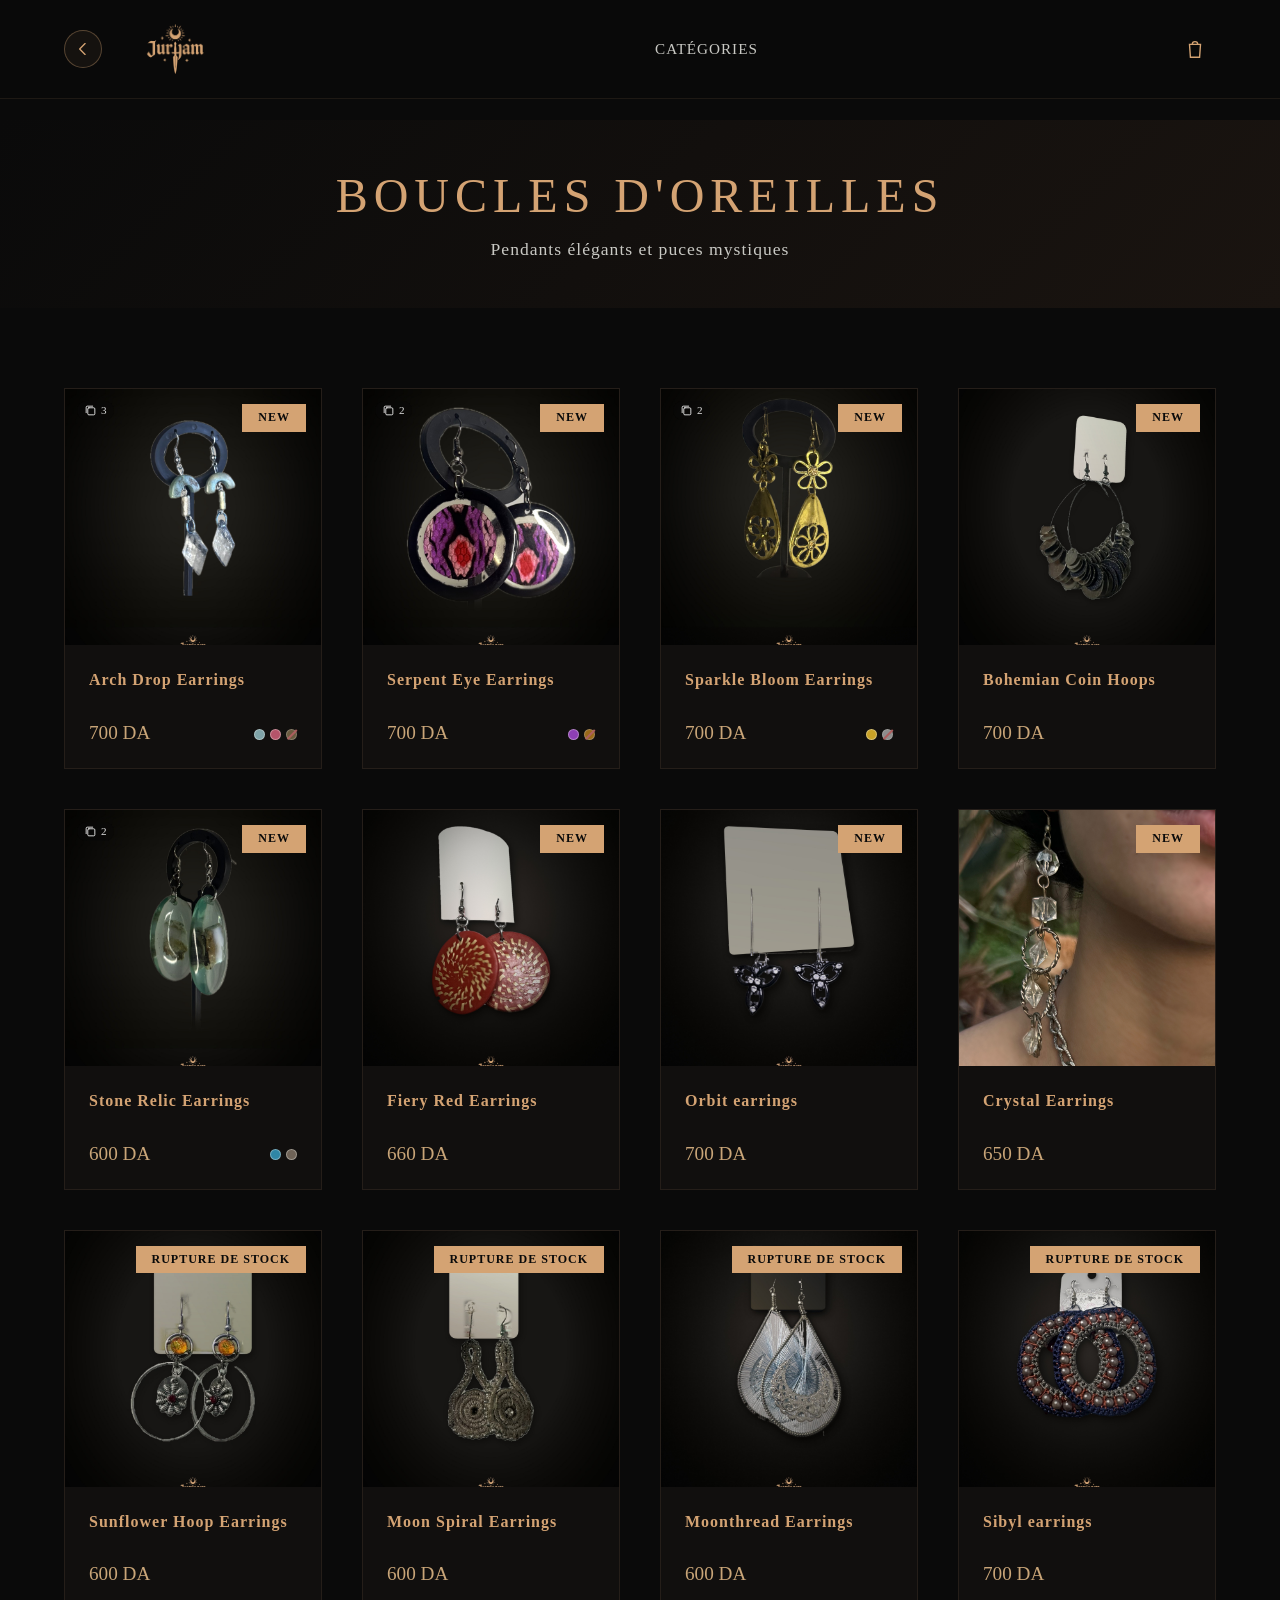
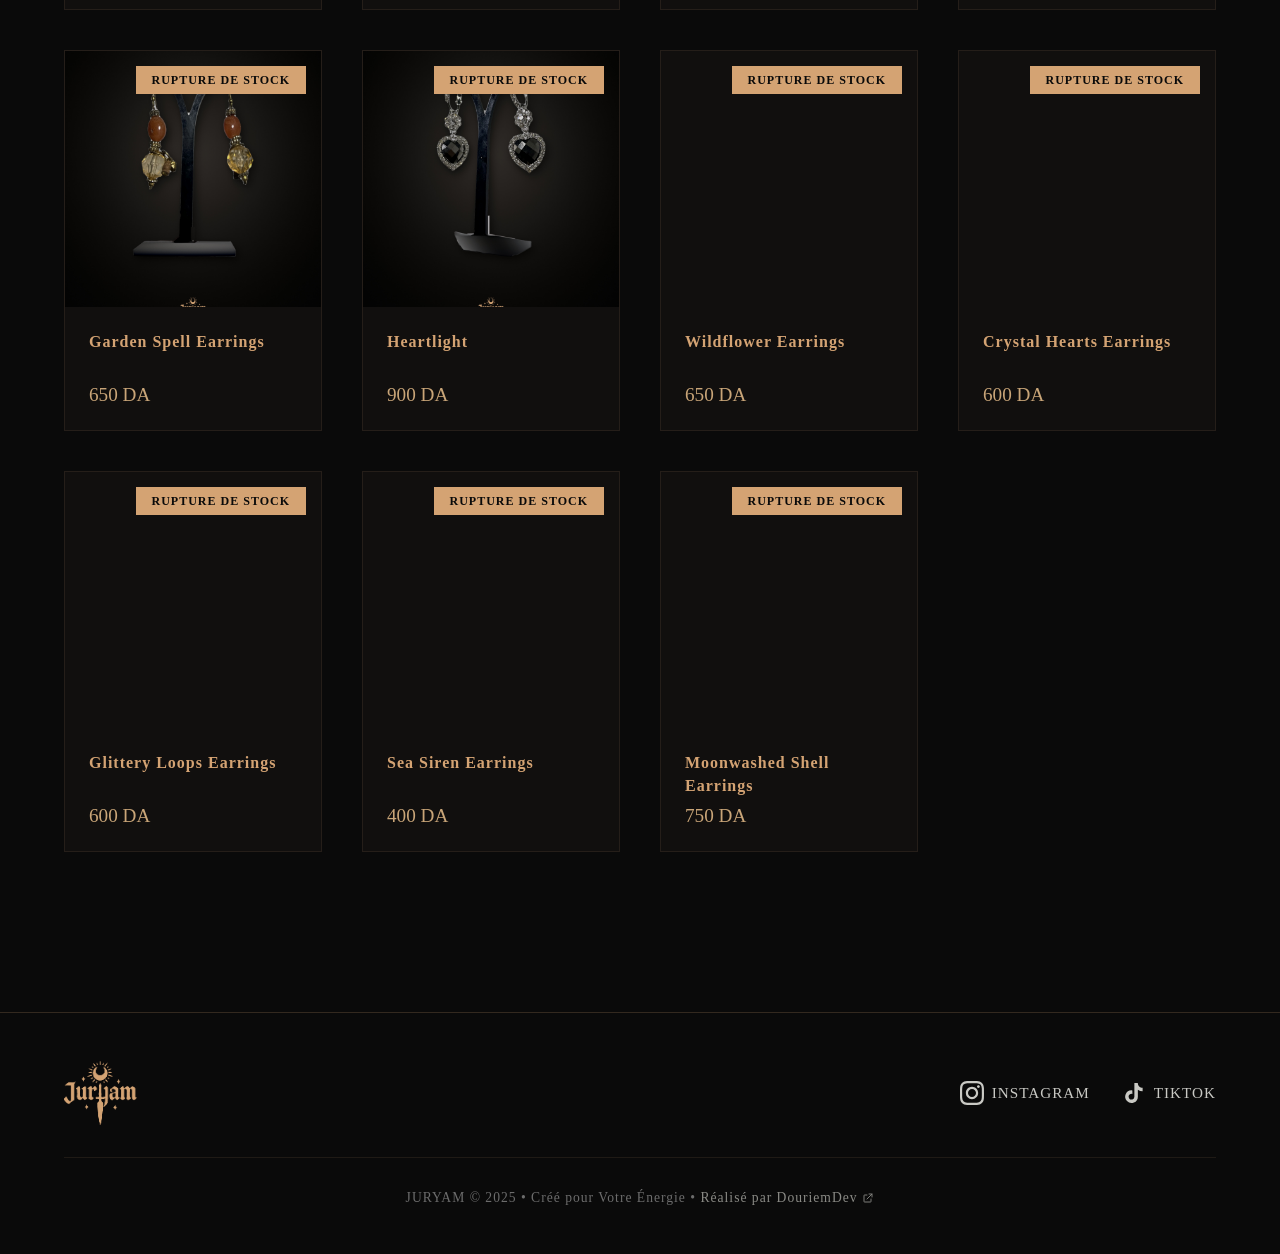
<file: earrings.html>
<!DOCTYPE html>
<html lang="en">
<head>
    <meta charset="UTF-8">
    <meta name="viewport" content="width=device-width, initial-scale=1.0">
    <title>Earrings - JURYAM</title>
    <link rel="icon" type="image/png" href="assets/favicon.png">
    <link rel="apple-touch-icon" href="assets/apple-touch-icon.png">
    <meta name="theme-color" content="#0a0a0a">
    <meta name="description" content="Bijoux faits avec amour, créés pour votre énergie. Livraison partout en Algérie.">
    <meta property="og:type" content="website">
    <meta property="og:site_name" content="JURYAM">
    <meta property="og:title" content="Boucles d’oreilles · JURYAM">
    <meta property="og:description" content="Bijoux faits avec amour, créés pour votre énergie. Livraison partout en Algérie.">
    <meta property="og:url" content="https://juryam.com/earrings.html">
    <meta property="og:image" content="https://juryam.com/assets/og-image.jpg">
    <meta property="og:image:width" content="1200">
    <meta property="og:image:height" content="630">
    <meta property="og:image:alt" content="JURYAM logo over a collage of silver rings, earrings and necklaces">
    <meta name="twitter:card" content="summary_large_image">
    <meta name="twitter:image" content="https://juryam.com/assets/og-image.jpg">
    <style>
        * {
            margin: 0;
            padding: 0;
            box-sizing: border-box;
        }

        body {
            font-family: 'Georgia', serif;
            background: #0a0a0a;
            color: #f5f5f0;
            overflow-x: hidden;
        }

        /* Navigation */
        nav {
            position: fixed;
            top: 0;
            width: 100%;
            display: flex;
            justify-content: space-between;
            align-items: center;
            padding: 1.5rem 4rem;
            background: rgba(10, 10, 10, 0.95);
            backdrop-filter: blur(10px);
            z-index: 1000;
            border-bottom: 1px solid rgba(212, 163, 115, 0.1);
        }

        .logo {
            display: flex;
            align-items: center;
            gap: 0.8rem;
            text-decoration: none;
        }

        .logo img {
            height: 50px;
            width: auto;
            transition: transform 0.3s;
        }

        .logo:hover img {
            transform: scale(1.05);
        }

        .nav-links {
            display: flex;
            gap: 2.5rem;
            list-style: none;
        }

        .nav-links a {
            color: #c9c9c4;
            text-decoration: none;
            font-size: 0.95rem;
            letter-spacing: 1px;
            transition: color 0.3s;
            position: relative;
            display: inline-block;
        }

        .nav-links a::after {
            content: '';
            position: absolute;
            bottom: -5px;
            left: 0;
            right: 0;
            width: 0;
            height: 1px;
            background: #d4a373;
            transition: width 0.3s;
            margin: 0 auto;
        }

        .nav-links a:hover {
            color: #d4a373;
        }

        .nav-links a:hover::after {
            width: 100%;
        }

        .cart-icon {
            display: flex;
            align-items: center;
            gap: 0.4rem;
            padding: 0.4rem 0.6rem;
            border-radius: 999px;
            transition: transform .25s ease, color .25s ease, background .25s ease;
            cursor: pointer;
            color: #d4a373;
            position: relative;
        }

        .cart-icon:hover {
            transform: translateY(-2px) scale(1.03);
            background: rgba(212, 163, 115, 0.08);
        }

        .cart-svg {
            width: 22px;
            height: 22px;
            stroke-width: 1.5;
        }

        .cart-count {
            position: absolute;
            top: -8px;
            right: -8px;
            background: #d4a373;
            color: #0a0a0a;
            font-size: 0.7rem;
            padding: 2px 6px;
            border-radius: 50%;
            font-weight: bold;
        }

        /* Cart Sidebar */
        .cart-sidebar {
            position: fixed;
            left: -400px;
            top: 0;
            width: 400px;
            height: 100vh;
            background: rgba(10, 10, 10, 0.98);
            backdrop-filter: blur(20px);
            z-index: 2000;
            transition: left 0.4s cubic-bezier(0.68, -0.55, 0.265, 1.55);
            border-right: 1px solid rgba(212, 163, 115, 0.2);
            display: flex;
            flex-direction: column;
        }

        .cart-sidebar.active {
            left: 0;
        }

        .cart-overlay {
            position: fixed;
            top: 0;
            left: 0;
            width: 100%;
            height: 100vh;
            background: rgba(0, 0, 0, 0.7);
            z-index: 1999;
            opacity: 0;
            pointer-events: none;
            transition: opacity 0.3s;
        }

        .cart-overlay.active {
            opacity: 1;
            pointer-events: all;
        }

        .cart-header {
            padding: 2rem;
            border-bottom: 1px solid rgba(212, 163, 115, 0.1);
            display: flex;
            justify-content: space-between;
            align-items: center;
        }

        .cart-header h2 {
            color: #d4a373;
            font-size: 1.5rem;
            font-weight: 300;
            letter-spacing: 2px;
        }

        .close-cart {
            background: none;
            border: none;
            color: #d4a373;
            cursor: pointer;
            transition: transform 0.3s;
        }

        .close-cart:hover {
            transform: rotate(90deg);
        }

        .close-svg {
            width: 20px;
            height: 20px;
            stroke-width: 1.6;
        }

        .cart-items {
            flex: 1;
            overflow-y: auto;
            padding: 1.5rem;
        }

        .empty-cart {
            text-align: center;
            padding: 3rem 2rem;
            color: #c9c9c4;
        }

        .cart-item {
            display: flex;
            gap: 1rem;
            margin-bottom: 1.5rem;
            padding-bottom: 1.5rem;
            border-bottom: 1px solid rgba(212, 163, 115, 0.1);
        }

        .cart-item-image {
            width: 80px;
            height: 80px;
            object-fit: cover;
            border: 1px solid rgba(212, 163, 115, 0.2);
        }

        .cart-item-details {
            flex: 1;
        }

        .cart-item-name {
            color: #d4a373;
            font-size: 1rem;
            margin-bottom: 0.5rem;
        }

        .cart-item-price {
            color: #c9c9c4;
            font-size: 0.9rem;
        }

        .remove-item {
            background: none;
            border: none;
            color: #c9c9c4;
            cursor: pointer;
            font-size: 0.8rem;
            margin-top: 0.5rem;
            transition: color 0.3s;
        }

        .remove-item:hover {
            color: #d4a373;
        }

        .cart-footer {
            padding: 1.5rem 2rem;
            border-top: 1px solid rgba(212, 163, 115, 0.2);
        }

        .cart-subtotal {
            display: flex;
            justify-content: space-between;
            margin-bottom: 1rem;
            font-size: 1.2rem;
            color: #d4a373;
        }

        .cart-info {
            text-align: center;
            color: #c9c9c4;
            font-size: 0.9rem;
            margin-top: 1rem;
            line-height: 1.6;
        }

        /* Page Header */
        .page-header {
            margin-top: 120px;
            padding: 3rem 4rem;
            text-align: center;
            background: linear-gradient(135deg, #0a0a0a 0%, #1a1410 100%);
        }

        .page-header h1 {
            font-size: 3rem;
            font-weight: 300;
            letter-spacing: 6px;
            color: #d4a373;
            margin-bottom: 1rem;
        }

        .page-header p {
            color: #c9c9c4;
            font-size: 1.1rem;
            letter-spacing: 1px;
        }

        /* Products Grid */
        .products-section {
            padding: 5rem 4rem;
            background: #0a0a0a;
        }

        .products-grid {
            display: grid;
            grid-template-columns: repeat(4, 1fr);
            gap: 2.5rem;
        }

        .product-card {
            background: rgba(212, 163, 115, 0.03);
            border: 1px solid rgba(212, 163, 115, 0.1);
            overflow: hidden;
            transition: all 0.4s;
            cursor: pointer;
            opacity: 0;
            transform: translateY(30px);
        }

        .product-card.visible {
            opacity: 1;
            transform: translateY(0);
        }

        .product-card:hover {
            border-color: rgba(212, 163, 115, 0.3);
            transform: translateY(-10px);
            box-shadow: 0 10px 40px rgba(212, 163, 115, 0.2);
        }

        .product-image-container {
            position: relative;
            width: 100%;
            aspect-ratio: 1;
            overflow: hidden;
        }

        .product-image {
            width: 100%;
            height: 100%;
            object-fit: cover;
            transition: transform 0.6s;
        }

        .product-card:hover .product-image {
            transform: scale(1.15) rotate(2deg);
        }

        .product-badge {
            position: absolute;
            top: 15px;
            right: 15px;
            padding: 0.4rem 1rem;
            background: #d4a373;
            color: #0a0a0a;
            font-size: 0.75rem;
            letter-spacing: 1px;
            font-weight: bold;
        }

        .quick-add {
            position: absolute;
            bottom: -50px;
            left: 50%;
            transform: translateX(-50%);
            padding: 0.8rem 2rem;
            background: #d4a373;
            color: #0a0a0a;
            border: none;
            font-size: 0.85rem;
            letter-spacing: 1px;
            cursor: pointer;
            transition: all 0.4s;
            font-family: 'Georgia', serif;
            white-space: nowrap;
        }

        .product-card:hover .quick-add {
            bottom: 20px;
        }

        .quick-add:hover {
            background: #c9a578;
        }

        .product-info {
            padding: 1.5rem;
        }

        .product-name {
            color: #d4a373;
            font-size: 1rem;
            letter-spacing: 1px;
            margin-bottom: 0.5rem;
            line-height: 1.4;
            min-height: 2.8rem;
        }

        .product-price {
            color: #c9a578;
            font-size: 1.2rem;
            font-weight: 300;
        }

        /* Footer */
        footer {
            background: #0a0a0a;
            border-top: 1px solid rgba(212, 163, 115, 0.2);
            padding: 3rem 4rem;
            margin-top: 5rem;
        }

        .footer-content {
            max-width: 1200px;
            margin: 0 auto;
            display: flex;
            justify-content: space-between;
            align-items: center;
        }

        .footer-logo {
            display: flex;
            align-items: center;
            gap: 0.8rem;
            font-size: 1.5rem;
            font-weight: 300;
            letter-spacing: 3px;
            color: #d4a373;
        }

        .footer-logo img {
            height: 64px;
            width: auto;
            display: block;
        }

        .social-links {
            display: flex;
            gap: 2rem;
            align-items: center;
        }

        .social-link {
            display: flex;
            align-items: center;
            gap: 0.5rem;
            color: #c9c9c4;
            text-decoration: none;
            font-size: 0.95rem;
            letter-spacing: 1px;
            transition: all 0.3s;
        }

        .social-link:hover {
            color: #d4a373;
            transform: translateY(-3px);
        }

        .social-icon {
            width: 24px;
            height: 24px;
            fill: currentColor;
        }

        .footer-tagline {
            text-align: center;
            color: #6c6c6c;
            font-size: 0.85rem;
            letter-spacing: 1px;
            margin-top: 2rem;
            padding-top: 2rem;
            border-top: 1px solid rgba(212, 163, 115, 0.1);
        }

        /* Responsive */
        @media (max-width: 1024px) {
            .products-grid {
                grid-template-columns: repeat(3, 1fr);
            }
        }

        @media (max-width: 768px) {
            nav {
                padding: 1rem 1.5rem;
            }
            .logo img {
                height: 40px;
            }
            .nav-links {
                display: none;
            }
            .cart-sidebar {
                width: 100%;
                left: -100%;
            }
            .page-header {
                padding: 2rem 1.5rem;
                margin-top: 80px;
            }
            .page-header h1 {
                font-size: 2rem;
            }
            .products-section {
                padding: 3rem 1.5rem;
            }
            .products-grid {
                grid-template-columns: repeat(2, 1fr);
                gap: 1.5rem;
            }
            footer {
                padding: 2rem 1.5rem;
            }
            .footer-content {
                flex-direction: column;
                gap: 2rem;
                text-align: center;
            }
            .social-links {
                flex-direction: column;
                gap: 1rem;
            }
        }

        @media (max-width: 480px) {
            .products-grid {
                grid-template-columns: 1fr;
            }
        }
    </style>
    <link rel="stylesheet" href="css/products.css">
    <link rel="stylesheet" href="css/mobile.css">
    <link rel="stylesheet" href="css/back-nav.css">
    <link rel="stylesheet" href="css/page-menu.css">
</head>
<body>
    <!-- Cart Overlay -->
    <div class="cart-overlay" onclick="toggleCart()"></div>

    <!-- Cart Sidebar -->
    <div class="cart-sidebar" id="cartSidebar">
        <div class="cart-header">
            <h2 data-i18n="cartTitle">YOUR CART</h2>
            <button class="close-cart" onclick="toggleCart()" aria-label="Close cart">
                <svg class="close-svg" viewBox="0 0 24 24" fill="none" stroke="currentColor" aria-hidden="true">
                    <path d="M18 6L6 18"></path>
                    <path d="M6 6l12 12"></path>
                </svg>
            </button>
        </div>
        <div class="cart-items" id="cartItems">
            <div class="empty-cart">
                <p data-i18n="emptyCart">Your cart is empty</p>
                <p style="margin-top: 1rem; font-size: 0.9rem;" data-i18n="emptyCartSub">Start adding some magic ✨</p>
            </div>
        </div>
        <div class="cart-footer">
            <div class="cart-subtotal">
                <span data-i18n="subtotal">SUBTOTAL</span>
                <span id="cartSubtotal">0 DA</span>
            </div>
            <button class="btn-checkout" onclick="openCheckout()" data-i18n="checkout">CHECKOUT</button>
        </div>
    </div>

    <!-- Navigation -->
    <nav>
        <a href="index.html" class="logo">
            <img src="assets/desktop.png" alt="Juryam">
        </a>
        <ul class="nav-links">
            <li><a href="index.html#categories" data-i18n="navCategories">CATEGORIES</a></li>
        </ul>
        <div class="cart-icon" onclick="toggleCart()" role="button" aria-label="Open cart" tabindex="0">
            <svg class="cart-svg" viewBox="0 0 24 24" fill="none" stroke="currentColor" aria-hidden="true">
                <path d="M6 7h12l-1 14H7z"></path>
                <path d="M9 7a3 3 0 0 1 6 0"></path>
            </svg>
            <span class="cart-count" id="cartCount" style="display: none;">0</span>
        </div>
    </nav>

    <!-- Page Header -->
    <section class="page-header">
        <h1 data-i18n="catEarrings">EARRINGS</h1>
        <p data-i18n="subEarrings">Elegant drops and mystical studs</p>
    </section>

    <!-- Products Section -->
    <section class="products-section">
        <div class="products-grid" id="productsGrid">
            <!-- Products will be loaded here by JavaScript -->
        </div>
    </section>

    <!-- Footer -->
    <footer>
        <div class="footer-content">
            <a href="index.html" class="footer-logo">
                <img src="assets/juryam-logo-mark.png" alt="Juryam">
            </a>
            <div class="social-links">
                <a href="https://www.instagram.com/juryamstore?mdxt=MWg5dXVvbDdsbjN1cw==" target="_blank" rel="noopener" class="social-link">
                    <svg class="social-icon" viewBox="0 0 24 24" xmlns="http://www.w3.org/2000/svg">
                        <path d="M12 2.163c3.204 0 3.584.012 4.85.07 3.252.148 4.771 1.691 4.919 4.919.058 1.265.069 1.645.069 4.849 0 3.205-.012 3.584-.069 4.849-.149 3.225-1.664 4.771-4.919 4.919-1.266.058-1.644.07-4.85.07-3.204 0-3.584-.012-4.849-.07-3.26-.149-4.771-1.699-4.919-4.92-.058-1.265-.07-1.644-.07-4.849 0-3.204.013-3.583.07-4.849.149-3.227 1.664-4.771 4.919-4.919 1.266-.057 1.645-.069 4.849-.069zm0-2.163c-3.259 0-3.667.014-4.947.072-4.358.2-6.78 2.618-6.98 6.98-.059 1.281-.073 1.689-.073 4.948 0 3.259.014 3.668.072 4.948.2 4.358 2.618 6.78 6.98 6.98 1.281.058 1.689.072 4.948.072 3.259 0 3.668-.014 4.948-.072 4.354-.2 6.782-2.618 6.979-6.98.059-1.28.073-1.689.073-4.948 0-3.259-.014-3.667-.072-4.947-.196-4.354-2.617-6.78-6.979-6.98-1.281-.059-1.69-.073-4.949-.073zm0 5.838c-3.403 0-6.162 2.759-6.162 6.162s2.759 6.163 6.162 6.163 6.162-2.759 6.162-6.163c0-3.403-2.759-6.162-6.162-6.162zm0 10.162c-2.209 0-4-1.79-4-4 0-2.209 1.791-4 4-4s4 1.791 4 4c0 2.21-1.791 4-4 4zm6.406-11.845c-.796 0-1.441.645-1.441 1.44s.645 1.44 1.441 1.44c.795 0 1.439-.645 1.439-1.44s-.644-1.44-1.439-1.44z"/>
                    </svg>
                    INSTAGRAM
                </a>
                <a href="https://www.tiktok.com/@juryamstore" target="_blank" class="social-link">
                    <svg class="social-icon" viewBox="0 0 24 24" xmlns="http://www.w3.org/2000/svg">
                        <path d="M19.59 6.69a4.83 4.83 0 0 1-3.77-4.25V2h-3.45v13.67a2.89 2.89 0 0 1-5.2 1.74 2.89 2.89 0 0 1 2.31-4.64 2.93 2.93 0 0 1 .88.13V9.4a6.84 6.84 0 0 0-1-.05A6.33 6.33 0 0 0 5 20.1a6.34 6.34 0 0 0 10.86-4.43v-7a8.16 8.16 0 0 0 4.77 1.52v-3.4a4.85 4.85 0 0 1-1-.1z"/>
                    </svg>
                    TIKTOK
                </a>
            </div>
        </div>
        <p class="footer-tagline"><span data-i18n="footerTagline">JURYAM © 2025 • Curated for Your Energy</span> •
            <a href="https://douriem.github.io/douriem-portfolio/" target="_blank" rel="noopener" class="footer-credit">
                <span data-i18n="footerCredit">Made by DouriemDev</span>
                <svg viewBox="0 0 24 24" fill="none" stroke="currentColor" stroke-width="1.8" stroke-linecap="round" stroke-linejoin="round" aria-hidden="true"><path d="M14 4h6v6"/><path d="M20 4 10 14"/><path d="M18 14v5a1 1 0 0 1-1 1H5a1 1 0 0 1-1-1V7a1 1 0 0 1 1-1h5"/></svg>
            </a>
        </p>
    </footer>

    <script src="js/config.js"></script>
    <script src="js/i18n.js?v=20261137"></script>
    <script src="js/data.js?v=20261125"></script>
    <script src="js/delivery-rates.js"></script>
    <script src="js/cart.js?v=20261130"></script>
    <script src="js/ui.js?v=20261133"></script>
    <script src="js/checkout.js?v=20261128"></script>
    <script src="js/products.js?v=20261127"></script>
    <script src="js/back-nav.js"></script>
    <script src="js/page-menu.js?v=20261127"></script>
    <script>loadProducts('earrings');</script>
</body>
</html>
</file>
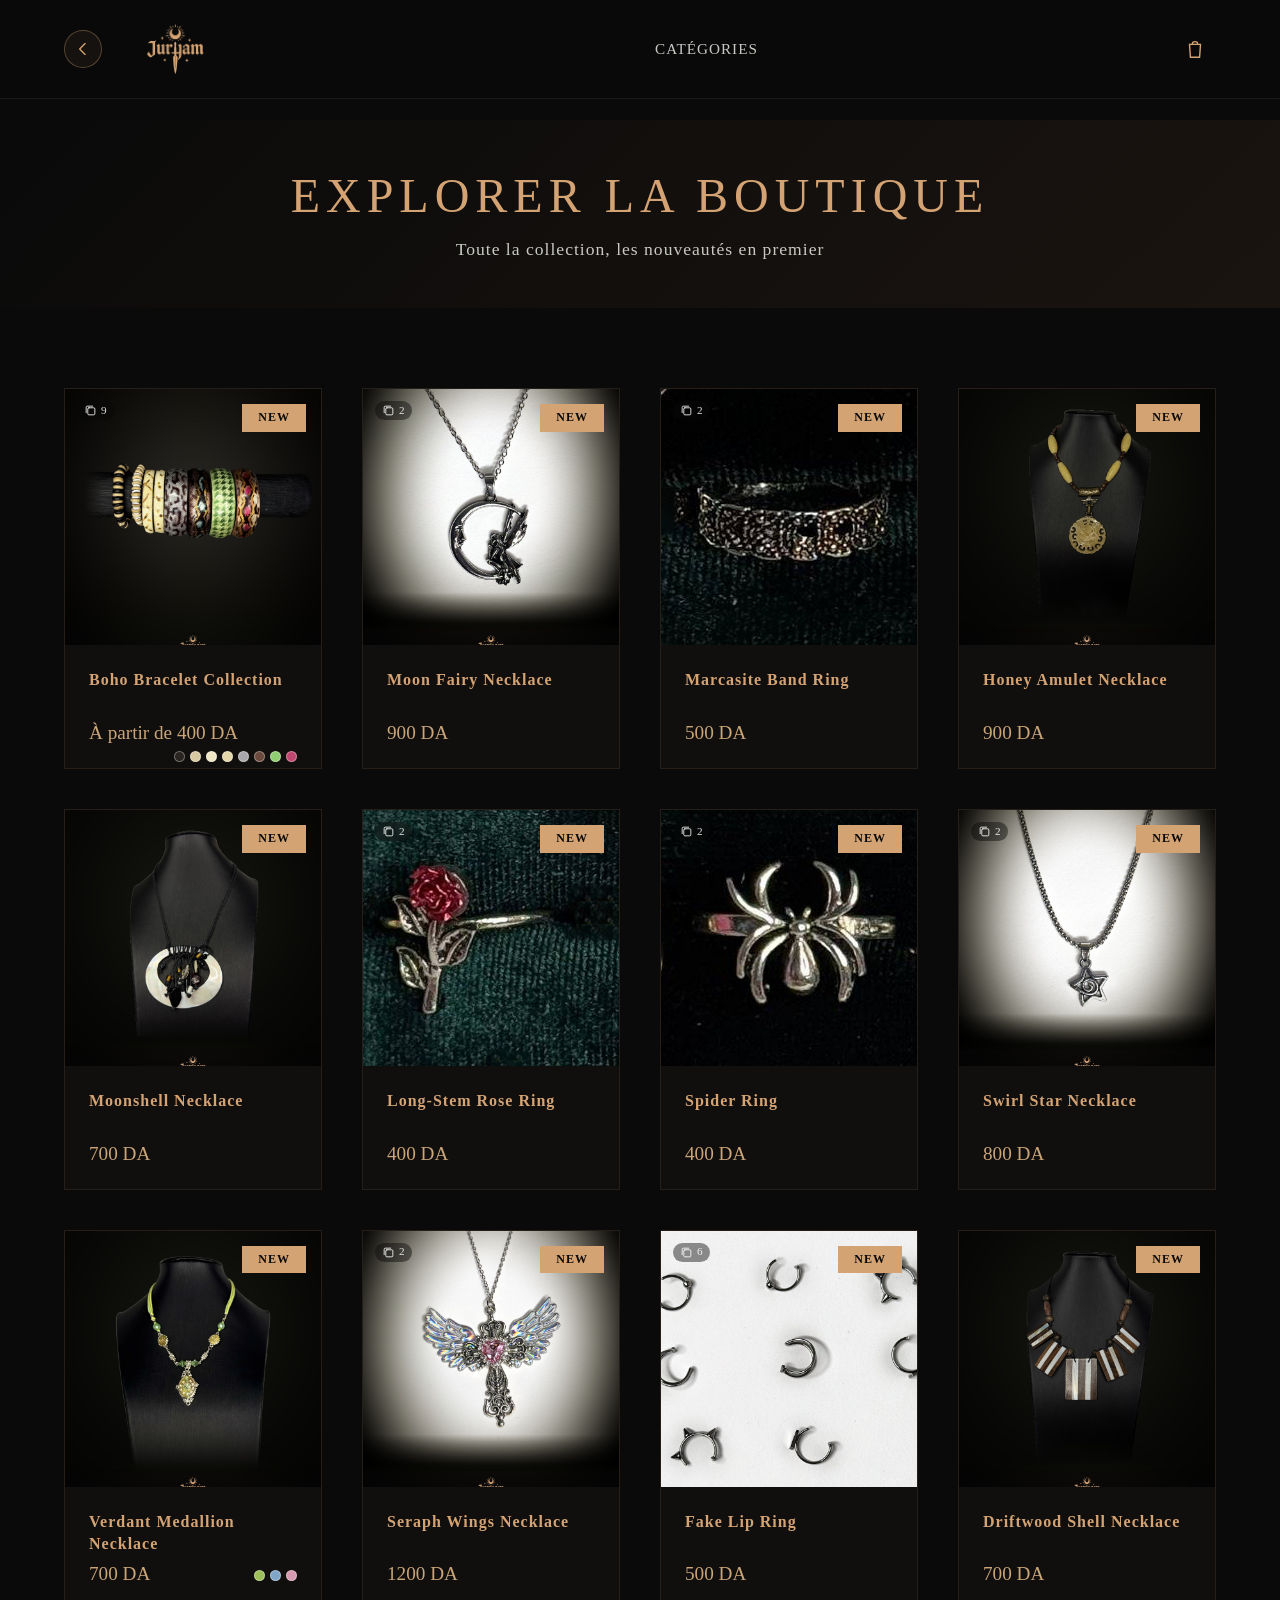
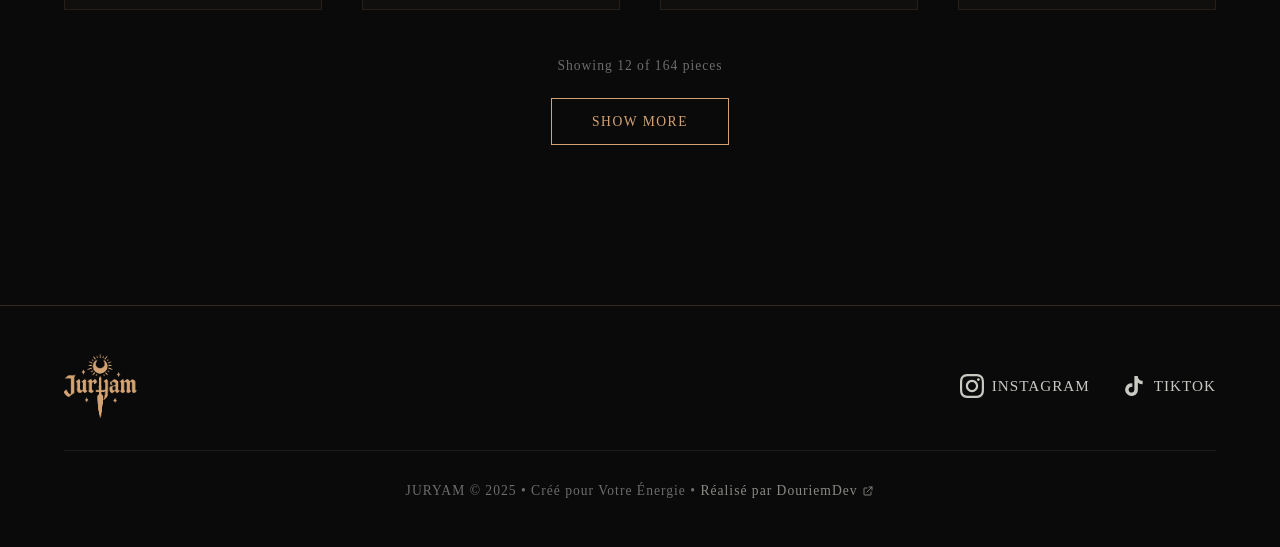
<file: explore.html>
<!DOCTYPE html>
<html lang="en">
<head>
    <meta charset="UTF-8">
    <meta name="viewport" content="width=device-width, initial-scale=1.0">
    <title>Explore the Store - JURYAM</title>
    <link rel="icon" type="image/png" href="assets/favicon.png">
    <link rel="apple-touch-icon" href="assets/apple-touch-icon.png">
    <meta name="theme-color" content="#0a0a0a">
    <meta name="description" content="Bijoux faits avec amour, créés pour votre énergie. Livraison partout en Algérie.">
    <meta property="og:type" content="website">
    <meta property="og:site_name" content="JURYAM">
    <meta property="og:title" content="Toute la boutique · JURYAM">
    <meta property="og:description" content="Bijoux faits avec amour, créés pour votre énergie. Livraison partout en Algérie.">
    <meta property="og:url" content="https://juryam.com/explore.html">
    <meta property="og:image" content="https://juryam.com/assets/og-image.jpg">
    <meta property="og:image:width" content="1200">
    <meta property="og:image:height" content="630">
    <meta property="og:image:alt" content="JURYAM logo over a collage of silver rings, earrings and necklaces">
    <meta name="twitter:card" content="summary_large_image">
    <meta name="twitter:image" content="https://juryam.com/assets/og-image.jpg">
    <style>
        * {
            margin: 0;
            padding: 0;
            box-sizing: border-box;
        }

        body {
            font-family: 'Georgia', serif;
            background: #0a0a0a;
            color: #f5f5f0;
            overflow-x: hidden;
        }

        /* Navigation */
        nav {
            position: fixed;
            top: 0;
            width: 100%;
            display: flex;
            justify-content: space-between;
            align-items: center;
            padding: 1.5rem 4rem;
            background: rgba(10, 10, 10, 0.95);
            backdrop-filter: blur(10px);
            z-index: 1000;
            border-bottom: 1px solid rgba(212, 163, 115, 0.1);
        }

        .logo {
            display: flex;
            align-items: center;
            gap: 0.8rem;
            text-decoration: none;
        }

        .logo img {
            height: 50px;
            width: auto;
            transition: transform 0.3s;
        }

        .logo:hover img {
            transform: scale(1.05);
        }

        .nav-links {
            display: flex;
            gap: 2.5rem;
            list-style: none;
        }

        .nav-links a {
            color: #c9c9c4;
            text-decoration: none;
            font-size: 0.95rem;
            letter-spacing: 1px;
            transition: color 0.3s;
            position: relative;
            display: inline-block;
        }

        .nav-links a::after {
            content: '';
            position: absolute;
            bottom: -5px;
            left: 0;
            right: 0;
            width: 0;
            height: 1px;
            background: #d4a373;
            transition: width 0.3s;
            margin: 0 auto;
        }

        .nav-links a:hover {
            color: #d4a373;
        }

        .nav-links a:hover::after {
            width: 100%;
        }

        .cart-icon {
            display: flex;
            align-items: center;
            gap: 0.4rem;
            padding: 0.4rem 0.6rem;
            border-radius: 999px;
            transition: transform .25s ease, color .25s ease, background .25s ease;
            cursor: pointer;
            color: #d4a373;
            position: relative;
        }

        .cart-icon:hover {
            transform: translateY(-2px) scale(1.03);
            background: rgba(212, 163, 115, 0.08);
        }

        .cart-svg {
            width: 22px;
            height: 22px;
            stroke-width: 1.5;
        }

        .cart-count {
            position: absolute;
            top: -8px;
            right: -8px;
            background: #d4a373;
            color: #0a0a0a;
            font-size: 0.7rem;
            padding: 2px 6px;
            border-radius: 50%;
            font-weight: bold;
        }

        /* Cart Sidebar */
        .cart-sidebar {
            position: fixed;
            left: -400px;
            top: 0;
            width: 400px;
            height: 100vh;
            background: rgba(10, 10, 10, 0.98);
            backdrop-filter: blur(20px);
            z-index: 2000;
            transition: left 0.4s cubic-bezier(0.68, -0.55, 0.265, 1.55);
            border-right: 1px solid rgba(212, 163, 115, 0.2);
            display: flex;
            flex-direction: column;
        }

        .cart-sidebar.active {
            left: 0;
        }

        .cart-overlay {
            position: fixed;
            top: 0;
            left: 0;
            width: 100%;
            height: 100vh;
            background: rgba(0, 0, 0, 0.7);
            z-index: 1999;
            opacity: 0;
            pointer-events: none;
            transition: opacity 0.3s;
        }

        .cart-overlay.active {
            opacity: 1;
            pointer-events: all;
        }

        .cart-header {
            padding: 2rem;
            border-bottom: 1px solid rgba(212, 163, 115, 0.1);
            display: flex;
            justify-content: space-between;
            align-items: center;
        }

        .cart-header h2 {
            color: #d4a373;
            font-size: 1.5rem;
            font-weight: 300;
            letter-spacing: 2px;
        }

        .close-cart {
            background: none;
            border: none;
            color: #d4a373;
            cursor: pointer;
            transition: transform 0.3s;
        }

        .close-cart:hover {
            transform: rotate(90deg);
        }

        .close-svg {
            width: 20px;
            height: 20px;
            stroke-width: 1.6;
        }

        .cart-items {
            flex: 1;
            overflow-y: auto;
            padding: 1.5rem;
        }

        .empty-cart {
            text-align: center;
            padding: 3rem 2rem;
            color: #c9c9c4;
        }

        .cart-item {
            display: flex;
            gap: 1rem;
            margin-bottom: 1.5rem;
            padding-bottom: 1.5rem;
            border-bottom: 1px solid rgba(212, 163, 115, 0.1);
        }

        .cart-item-image {
            width: 80px;
            height: 80px;
            object-fit: cover;
            border: 1px solid rgba(212, 163, 115, 0.2);
        }

        .cart-item-details {
            flex: 1;
        }

        .cart-item-name {
            color: #d4a373;
            font-size: 1rem;
            margin-bottom: 0.5rem;
        }

        .cart-item-price {
            color: #c9c9c4;
            font-size: 0.9rem;
        }

        .remove-item {
            background: none;
            border: none;
            color: #c9c9c4;
            cursor: pointer;
            font-size: 0.8rem;
            margin-top: 0.5rem;
            transition: color 0.3s;
        }

        .remove-item:hover {
            color: #d4a373;
        }

        .cart-footer {
            padding: 1.5rem 2rem;
            border-top: 1px solid rgba(212, 163, 115, 0.2);
        }

        .cart-subtotal {
            display: flex;
            justify-content: space-between;
            margin-bottom: 1rem;
            font-size: 1.2rem;
            color: #d4a373;
        }

        .cart-info {
            text-align: center;
            color: #c9c9c4;
            font-size: 0.9rem;
            margin-top: 1rem;
            line-height: 1.6;
        }

        /* Page Header */
        .page-header {
            margin-top: 120px;
            padding: 3rem 4rem;
            text-align: center;
            background: linear-gradient(135deg, #0a0a0a 0%, #1a1410 100%);
        }

        .page-header h1 {
            font-size: 3rem;
            font-weight: 300;
            letter-spacing: 6px;
            color: #d4a373;
            margin-bottom: 1rem;
        }

        .page-header p {
            color: #c9c9c4;
            font-size: 1.1rem;
            letter-spacing: 1px;
        }

        /* Products Grid */
        .products-section {
            padding: 5rem 4rem;
            background: #0a0a0a;
        }

        .products-grid {
            display: grid;
            grid-template-columns: repeat(4, 1fr);
            gap: 2.5rem;
        }

        .product-card {
            background: rgba(212, 163, 115, 0.03);
            border: 1px solid rgba(212, 163, 115, 0.1);
            overflow: hidden;
            transition: all 0.4s;
            cursor: pointer;
            opacity: 0;
            transform: translateY(30px);
        }

        .product-card.visible {
            opacity: 1;
            transform: translateY(0);
        }

        .product-card:hover {
            border-color: rgba(212, 163, 115, 0.3);
            transform: translateY(-10px);
            box-shadow: 0 10px 40px rgba(212, 163, 115, 0.2);
        }

        .product-image-container {
            position: relative;
            width: 100%;
            aspect-ratio: 1;
            overflow: hidden;
        }

        .product-image {
            width: 100%;
            height: 100%;
            object-fit: cover;
            transition: transform 0.6s;
        }

        .product-card:hover .product-image {
            transform: scale(1.15) rotate(2deg);
        }

        .product-badge {
            position: absolute;
            top: 15px;
            right: 15px;
            padding: 0.4rem 1rem;
            background: #d4a373;
            color: #0a0a0a;
            font-size: 0.75rem;
            letter-spacing: 1px;
            font-weight: bold;
        }

        .quick-add {
            position: absolute;
            bottom: -50px;
            left: 50%;
            transform: translateX(-50%);
            padding: 0.8rem 2rem;
            background: #d4a373;
            color: #0a0a0a;
            border: none;
            font-size: 0.85rem;
            letter-spacing: 1px;
            cursor: pointer;
            transition: all 0.4s;
            font-family: 'Georgia', serif;
            white-space: nowrap;
        }

        .product-card:hover .quick-add {
            bottom: 20px;
        }

        .quick-add:hover {
            background: #c9a578;
        }

        .product-info {
            padding: 1.5rem;
        }

        .product-name {
            color: #d4a373;
            font-size: 1rem;
            letter-spacing: 1px;
            margin-bottom: 0.5rem;
            line-height: 1.4;
            min-height: 2.8rem;
        }

        .product-price {
            color: #c9a578;
            font-size: 1.2rem;
            font-weight: 300;
        }

        /* Footer */
        footer {
            background: #0a0a0a;
            border-top: 1px solid rgba(212, 163, 115, 0.2);
            padding: 3rem 4rem;
            margin-top: 5rem;
        }

        .footer-content {
            max-width: 1200px;
            margin: 0 auto;
            display: flex;
            justify-content: space-between;
            align-items: center;
        }

        .footer-logo {
            display: flex;
            align-items: center;
            gap: 0.8rem;
            font-size: 1.5rem;
            font-weight: 300;
            letter-spacing: 3px;
            color: #d4a373;
        }

        .footer-logo img {
            height: 64px;
            width: auto;
            display: block;
        }

        .social-links {
            display: flex;
            gap: 2rem;
            align-items: center;
        }

        .social-link {
            display: flex;
            align-items: center;
            gap: 0.5rem;
            color: #c9c9c4;
            text-decoration: none;
            font-size: 0.95rem;
            letter-spacing: 1px;
            transition: all 0.3s;
        }

        .social-link:hover {
            color: #d4a373;
            transform: translateY(-3px);
        }

        .social-icon {
            width: 24px;
            height: 24px;
            fill: currentColor;
        }

        .footer-tagline {
            text-align: center;
            color: #6c6c6c;
            font-size: 0.85rem;
            letter-spacing: 1px;
            margin-top: 2rem;
            padding-top: 2rem;
            border-top: 1px solid rgba(212, 163, 115, 0.1);
        }

        /* Responsive */
        @media (max-width: 1024px) {
            .products-grid {
                grid-template-columns: repeat(3, 1fr);
            }
        }

        @media (max-width: 768px) {
            nav {
                padding: 1rem 1.5rem;
            }
            .logo img {
                height: 40px;
            }
            .nav-links {
                display: none;
            }
            .cart-sidebar {
                width: 100%;
                left: -100%;
            }
            .page-header {
                padding: 2rem 1.5rem;
                margin-top: 80px;
            }
            .page-header h1 {
                font-size: 2rem;
            }
            .products-section {
                padding: 3rem 1.5rem;
            }
            .products-grid {
                grid-template-columns: repeat(2, 1fr);
                gap: 1.5rem;
            }
            footer {
                padding: 2rem 1.5rem;
            }
            .footer-content {
                flex-direction: column;
                gap: 2rem;
                text-align: center;
            }
            .social-links {
                flex-direction: column;
                gap: 1rem;
            }
        }

        @media (max-width: 480px) {
            .products-grid {
                grid-template-columns: 1fr;
            }
        }
    </style>
    <link rel="stylesheet" href="css/products.css">
    <link rel="stylesheet" href="css/mobile.css">
    <link rel="stylesheet" href="css/back-nav.css">
    <link rel="stylesheet" href="css/page-menu.css">
</head>
<body>
    <!-- Cart Overlay -->
    <div class="cart-overlay" onclick="toggleCart()"></div>

    <!-- Cart Sidebar -->
    <div class="cart-sidebar" id="cartSidebar">
        <div class="cart-header">
            <h2 data-i18n="cartTitle">YOUR CART</h2>
            <button class="close-cart" onclick="toggleCart()" aria-label="Close cart">
                <svg class="close-svg" viewBox="0 0 24 24" fill="none" stroke="currentColor" aria-hidden="true">
                    <path d="M18 6L6 18"></path>
                    <path d="M6 6l12 12"></path>
                </svg>
            </button>
        </div>
        <div class="cart-items" id="cartItems">
            <div class="empty-cart">
                <p data-i18n="emptyCart">Your cart is empty</p>
                <p style="margin-top: 1rem; font-size: 0.9rem;" data-i18n="emptyCartSub">Start adding some magic ✨</p>
            </div>
        </div>
        <div class="cart-footer">
            <div class="cart-subtotal">
                <span data-i18n="subtotal">SUBTOTAL</span>
                <span id="cartSubtotal">0 DA</span>
            </div>
            <button class="btn-checkout" onclick="openCheckout()" data-i18n="checkout">CHECKOUT</button>
        </div>
    </div>

    <!-- Navigation -->
    <nav>
        <a href="index.html" class="logo">
            <img src="assets/desktop.png" alt="Juryam">
        </a>
        <ul class="nav-links">
            <li><a href="index.html#categories" data-i18n="navCategories">CATEGORIES</a></li>
        </ul>
        <div class="cart-icon" onclick="toggleCart()" role="button" aria-label="Open cart" tabindex="0">
            <svg class="cart-svg" viewBox="0 0 24 24" fill="none" stroke="currentColor" aria-hidden="true">
                <path d="M6 7h12l-1 14H7z"></path>
                <path d="M9 7a3 3 0 0 1 6 0"></path>
            </svg>
            <span class="cart-count" id="cartCount" style="display: none;">0</span>
        </div>
    </nav>

    <!-- Page Header -->
    <section class="page-header">
        <h1 data-i18n="pageExplore">EXPLORE THE STORE</h1>
        <p data-i18n="subExplore">Every piece in the collection, newest first</p>
    </section>

    <!-- Products Section -->
    <section class="products-section">
        <div class="products-grid" id="productsGrid"></div>
        <div class="products-more" id="productsMore" hidden>
            <p class="products-count" id="productsCount"></p>
            <button type="button" class="btn-show-more" onclick="showMoreProducts()">SHOW MORE</button>
        </div>
    </section>

    <!-- Footer -->
    <footer>
        <div class="footer-content">
            <a href="index.html" class="footer-logo">
                <img src="assets/juryam-logo-mark.png" alt="Juryam">
            </a>
            <div class="social-links">
                <a href="https://www.instagram.com/juryamstore?mdxt=MWg5dXVvbDdsbjN1cw==" target="_blank" rel="noopener" class="social-link">
                    <svg class="social-icon" viewBox="0 0 24 24" xmlns="http://www.w3.org/2000/svg">
                        <path d="M12 2.163c3.204 0 3.584.012 4.85.07 3.252.148 4.771 1.691 4.919 4.919.058 1.265.069 1.645.069 4.849 0 3.205-.012 3.584-.069 4.849-.149 3.225-1.664 4.771-4.919 4.919-1.266.058-1.644.07-4.85.07-3.204 0-3.584-.012-4.849-.07-3.26-.149-4.771-1.699-4.919-4.92-.058-1.265-.07-1.644-.07-4.849 0-3.204.013-3.583.07-4.849.149-3.227 1.664-4.771 4.919-4.919 1.266-.057 1.645-.069 4.849-.069zm0-2.163c-3.259 0-3.667.014-4.947.072-4.358.2-6.78 2.618-6.98 6.98-.059 1.281-.073 1.689-.073 4.948 0 3.259.014 3.668.072 4.948.2 4.358 2.618 6.78 6.98 6.98 1.281.058 1.689.072 4.948.072 3.259 0 3.668-.014 4.948-.072 4.354-.2 6.782-2.618 6.979-6.98.059-1.28.073-1.689.073-4.948 0-3.259-.014-3.667-.072-4.947-.196-4.354-2.617-6.78-6.979-6.98-1.281-.059-1.69-.073-4.949-.073zm0 5.838c-3.403 0-6.162 2.759-6.162 6.162s2.759 6.163 6.162 6.163 6.162-2.759 6.162-6.163c0-3.403-2.759-6.162-6.162-6.162zm0 10.162c-2.209 0-4-1.79-4-4 0-2.209 1.791-4 4-4s4 1.791 4 4c0 2.21-1.791 4-4 4zm6.406-11.845c-.796 0-1.441.645-1.441 1.44s.645 1.44 1.441 1.44c.795 0 1.439-.645 1.439-1.44s-.644-1.44-1.439-1.44z"/>
                    </svg>
                    INSTAGRAM
                </a>
                <a href="https://www.tiktok.com/@juryamstore" target="_blank" class="social-link">
                    <svg class="social-icon" viewBox="0 0 24 24" xmlns="http://www.w3.org/2000/svg">
                        <path d="M19.59 6.69a4.83 4.83 0 0 1-3.77-4.25V2h-3.45v13.67a2.89 2.89 0 0 1-5.2 1.74 2.89 2.89 0 0 1 2.31-4.64 2.93 2.93 0 0 1 .88.13V9.4a6.84 6.84 0 0 0-1-.05A6.33 6.33 0 0 0 5 20.1a6.34 6.34 0 0 0 10.86-4.43v-7a8.16 8.16 0 0 0 4.77 1.52v-3.4a4.85 4.85 0 0 1-1-.1z"/>
                    </svg>
                    TIKTOK
                </a>
            </div>
        </div>
        <p class="footer-tagline"><span data-i18n="footerTagline">JURYAM © 2025 • Curated for Your Energy</span> •
            <a href="https://douriem.github.io/douriem-portfolio/" target="_blank" rel="noopener" class="footer-credit">
                <span data-i18n="footerCredit">Made by DouriemDev</span>
                <svg viewBox="0 0 24 24" fill="none" stroke="currentColor" stroke-width="1.8" stroke-linecap="round" stroke-linejoin="round" aria-hidden="true"><path d="M14 4h6v6"/><path d="M20 4 10 14"/><path d="M18 14v5a1 1 0 0 1-1 1H5a1 1 0 0 1-1-1V7a1 1 0 0 1 1-1h5"/></svg>
            </a>
        </p>
    </footer>

    <script src="js/config.js"></script>
    <script src="js/i18n.js?v=20261137"></script>
    <script src="js/data.js?v=20261125"></script>
    <script src="js/delivery-rates.js"></script>
    <script src="js/cart.js?v=20261130"></script>
    <script src="js/ui.js?v=20261133"></script>
    <script src="js/checkout.js?v=20261128"></script>
    <script src="js/products.js?v=20261127"></script>
    <script src="js/back-nav.js"></script>
    <script src="js/page-menu.js?v=20261127"></script>
    <script>
        // Progressive rendering: the catalogue comes from one static products.json,
        // so batches are rendered client-side in a session-stable order.
        const BATCH_SIZE = 12;
        let storeOrder = [];
        let shownCount = 0;

        function showMoreProducts() {
            const grid = document.getElementById('productsGrid');
            const batch = storeOrder.slice(shownCount, shownCount + BATCH_SIZE);
            grid.insertAdjacentHTML('beforeend', batch.map((product, index) =>
                renderProductCard(product, { eager: shownCount === 0 && index < 4, delay: Math.min(index, 8) * 0.06 })
            ).join(''));
            shownCount += batch.length;
            revealCards(grid);

            document.getElementById('productsMore').hidden = shownCount >= storeOrder.length;
            document.getElementById('productsCount').textContent = `Showing ${shownCount} of ${storeOrder.length} pieces`;
        }

        function loadStore() {
            const grid = document.getElementById('productsGrid');
            return withProducts(grid, BATCH_SIZE, () => {
                storeOrder = getStoreOrder('bracelets');
                shownCount = 0;
                grid.innerHTML = '';
                if (storeOrder.length === 0) {
                    grid.innerHTML = renderGridMessage(t('noProducts'), t('checkBack'));
                    document.getElementById('productsMore').hidden = true;
                    return;
                }
                showMoreProducts();
            }, 'retryProducts(); loadStore()');
        }

        loadStore();
    </script>
</body>
</html>
</file>
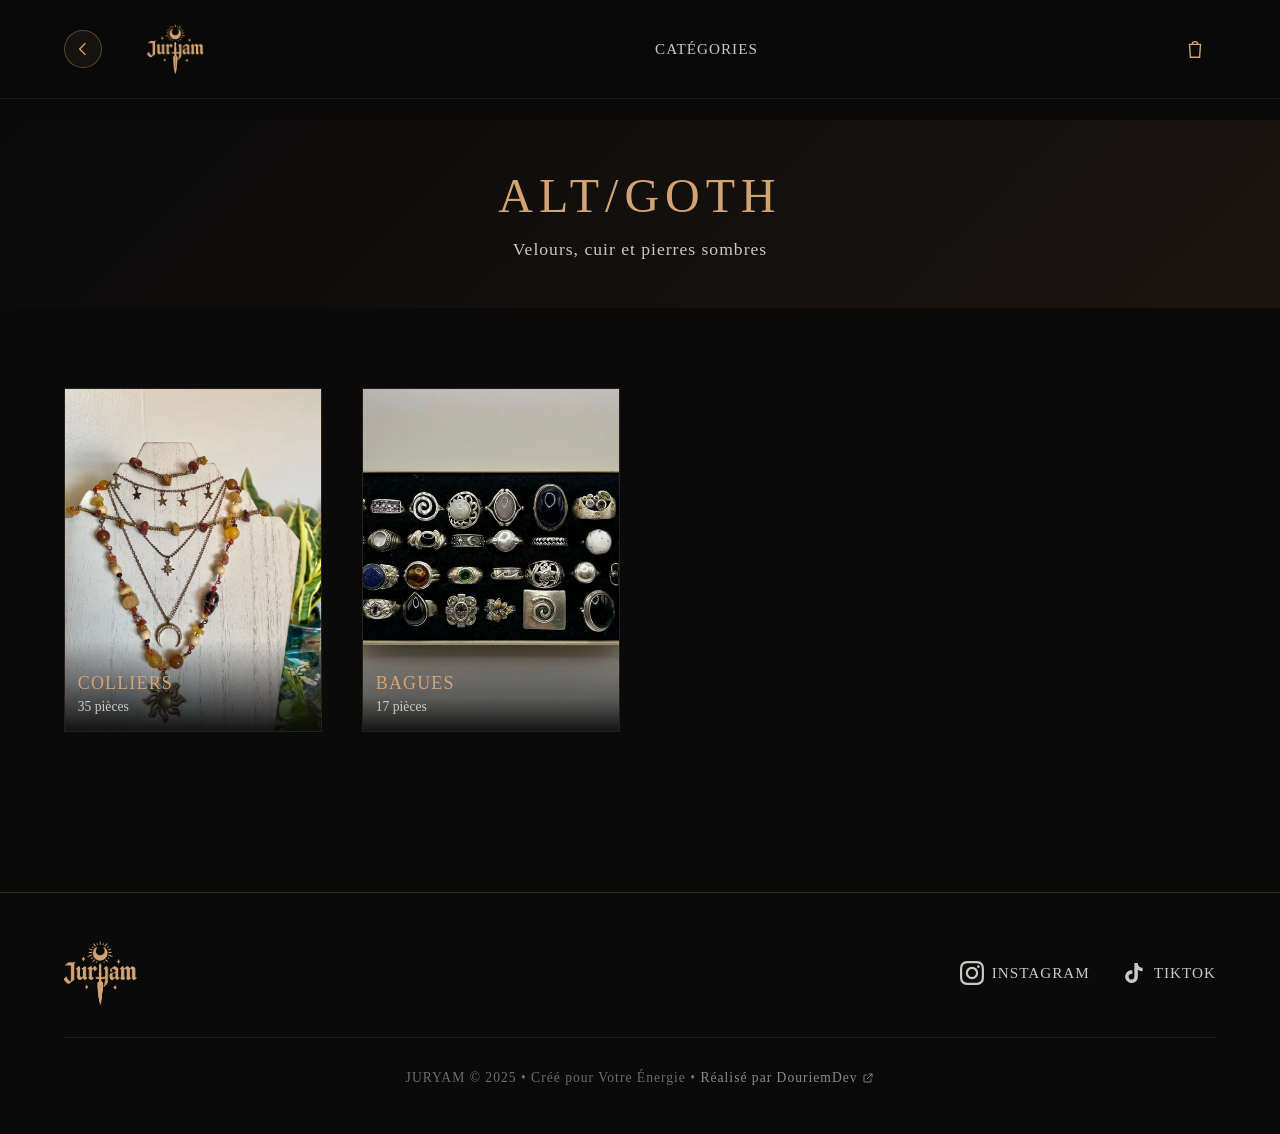
<file: goth.html>
<!DOCTYPE html>
<html lang="en">
<head>
    <meta charset="UTF-8">
    <meta name="viewport" content="width=device-width, initial-scale=1.0">
    <title>Alt/Goth - JURYAM</title>
    <link rel="icon" type="image/png" href="assets/favicon.png">
    <link rel="apple-touch-icon" href="assets/apple-touch-icon.png">
    <meta name="theme-color" content="#0a0a0a">
    <meta name="description" content="Bijoux faits avec amour, créés pour votre énergie. Livraison partout en Algérie.">
    <meta property="og:type" content="website">
    <meta property="og:site_name" content="JURYAM">
    <meta property="og:title" content="Alt/Goth · JURYAM">
    <meta property="og:description" content="Bijoux faits avec amour, créés pour votre énergie. Livraison partout en Algérie.">
    <meta property="og:url" content="https://juryam.com/goth.html">
    <meta property="og:image" content="https://juryam.com/assets/og-image.jpg">
    <meta property="og:image:width" content="1200">
    <meta property="og:image:height" content="630">
    <meta property="og:image:alt" content="JURYAM logo over a collage of silver rings, earrings and necklaces">
    <meta name="twitter:card" content="summary_large_image">
    <meta name="twitter:image" content="https://juryam.com/assets/og-image.jpg">
    <style>
        * {
            margin: 0;
            padding: 0;
            box-sizing: border-box;
        }

        body {
            font-family: 'Georgia', serif;
            background: #0a0a0a;
            color: #f5f5f0;
            overflow-x: hidden;
        }

        /* Navigation */
        nav {
            position: fixed;
            top: 0;
            width: 100%;
            display: flex;
            justify-content: space-between;
            align-items: center;
            padding: 1.5rem 4rem;
            background: rgba(10, 10, 10, 0.95);
            backdrop-filter: blur(10px);
            z-index: 1000;
            border-bottom: 1px solid rgba(212, 163, 115, 0.1);
        }

        .logo {
            display: flex;
            align-items: center;
            gap: 0.8rem;
            text-decoration: none;
        }

        .logo img {
            height: 50px;
            width: auto;
            transition: transform 0.3s;
        }

        .logo:hover img {
            transform: scale(1.05);
        }

        .nav-links {
            display: flex;
            gap: 2.5rem;
            list-style: none;
        }

        .nav-links a {
            color: #c9c9c4;
            text-decoration: none;
            font-size: 0.95rem;
            letter-spacing: 1px;
            transition: color 0.3s;
            position: relative;
            display: inline-block;
        }

        .nav-links a::after {
            content: '';
            position: absolute;
            bottom: -5px;
            left: 0;
            right: 0;
            width: 0;
            height: 1px;
            background: #d4a373;
            transition: width 0.3s;
            margin: 0 auto;
        }

        .nav-links a:hover {
            color: #d4a373;
        }

        .nav-links a:hover::after {
            width: 100%;
        }

        .cart-icon {
            display: flex;
            align-items: center;
            gap: 0.4rem;
            padding: 0.4rem 0.6rem;
            border-radius: 999px;
            transition: transform .25s ease, color .25s ease, background .25s ease;
            cursor: pointer;
            color: #d4a373;
            position: relative;
        }

        .cart-icon:hover {
            transform: translateY(-2px) scale(1.03);
            background: rgba(212, 163, 115, 0.08);
        }

        .cart-svg {
            width: 22px;
            height: 22px;
            stroke-width: 1.5;
        }

        .cart-count {
            position: absolute;
            top: -8px;
            right: -8px;
            background: #d4a373;
            color: #0a0a0a;
            font-size: 0.7rem;
            padding: 2px 6px;
            border-radius: 50%;
            font-weight: bold;
        }

        /* Cart Sidebar */
        .cart-sidebar {
            position: fixed;
            left: -400px;
            top: 0;
            width: 400px;
            height: 100vh;
            background: rgba(10, 10, 10, 0.98);
            backdrop-filter: blur(20px);
            z-index: 2000;
            transition: left 0.4s cubic-bezier(0.68, -0.55, 0.265, 1.55);
            border-right: 1px solid rgba(212, 163, 115, 0.2);
            display: flex;
            flex-direction: column;
        }

        .cart-sidebar.active {
            left: 0;
        }

        .cart-overlay {
            position: fixed;
            top: 0;
            left: 0;
            width: 100%;
            height: 100vh;
            background: rgba(0, 0, 0, 0.7);
            z-index: 1999;
            opacity: 0;
            pointer-events: none;
            transition: opacity 0.3s;
        }

        .cart-overlay.active {
            opacity: 1;
            pointer-events: all;
        }

        .cart-header {
            padding: 2rem;
            border-bottom: 1px solid rgba(212, 163, 115, 0.1);
            display: flex;
            justify-content: space-between;
            align-items: center;
        }

        .cart-header h2 {
            color: #d4a373;
            font-size: 1.5rem;
            font-weight: 300;
            letter-spacing: 2px;
        }

        .close-cart {
            background: none;
            border: none;
            color: #d4a373;
            cursor: pointer;
            transition: transform 0.3s;
        }

        .close-cart:hover {
            transform: rotate(90deg);
        }

        .close-svg {
            width: 20px;
            height: 20px;
            stroke-width: 1.6;
        }

        .cart-items {
            flex: 1;
            overflow-y: auto;
            padding: 1.5rem;
        }

        .empty-cart {
            text-align: center;
            padding: 3rem 2rem;
            color: #c9c9c4;
        }

        .cart-item {
            display: flex;
            gap: 1rem;
            margin-bottom: 1.5rem;
            padding-bottom: 1.5rem;
            border-bottom: 1px solid rgba(212, 163, 115, 0.1);
        }

        .cart-item-image {
            width: 80px;
            height: 80px;
            object-fit: cover;
            border: 1px solid rgba(212, 163, 115, 0.2);
        }

        .cart-item-details {
            flex: 1;
        }

        .cart-item-name {
            color: #d4a373;
            font-size: 1rem;
            margin-bottom: 0.5rem;
        }

        .cart-item-price {
            color: #c9c9c4;
            font-size: 0.9rem;
        }

        .remove-item {
            background: none;
            border: none;
            color: #c9c9c4;
            cursor: pointer;
            font-size: 0.8rem;
            margin-top: 0.5rem;
            transition: color 0.3s;
        }

        .remove-item:hover {
            color: #d4a373;
        }

        .cart-footer {
            padding: 1.5rem 2rem;
            border-top: 1px solid rgba(212, 163, 115, 0.2);
        }

        .cart-subtotal {
            display: flex;
            justify-content: space-between;
            margin-bottom: 1rem;
            font-size: 1.2rem;
            color: #d4a373;
        }

        .cart-info {
            text-align: center;
            color: #c9c9c4;
            font-size: 0.9rem;
            margin-top: 1rem;
            line-height: 1.6;
        }

        /* Page Header */
        .page-header {
            margin-top: 120px;
            padding: 3rem 4rem;
            text-align: center;
            background: linear-gradient(135deg, #0a0a0a 0%, #1a1410 100%);
        }

        .page-header h1 {
            font-size: 3rem;
            font-weight: 300;
            letter-spacing: 6px;
            color: #d4a373;
            margin-bottom: 1rem;
        }

        .page-header p {
            color: #c9c9c4;
            font-size: 1.1rem;
            letter-spacing: 1px;
        }

        /* Products Grid */
        .products-section {
            padding: 5rem 4rem;
            background: #0a0a0a;
        }

        .products-grid {
            display: grid;
            grid-template-columns: repeat(4, 1fr);
            gap: 2.5rem;
        }

        .product-card {
            background: rgba(212, 163, 115, 0.03);
            border: 1px solid rgba(212, 163, 115, 0.1);
            overflow: hidden;
            transition: all 0.4s;
            cursor: pointer;
            opacity: 0;
            transform: translateY(30px);
        }

        .product-card.visible {
            opacity: 1;
            transform: translateY(0);
        }

        .product-card:hover {
            border-color: rgba(212, 163, 115, 0.3);
            transform: translateY(-10px);
            box-shadow: 0 10px 40px rgba(212, 163, 115, 0.2);
        }

        .product-image-container {
            position: relative;
            width: 100%;
            aspect-ratio: 1;
            overflow: hidden;
        }

        .product-image {
            width: 100%;
            height: 100%;
            object-fit: cover;
            transition: transform 0.6s;
        }

        .product-card:hover .product-image {
            transform: scale(1.15) rotate(2deg);
        }

        .product-badge {
            position: absolute;
            top: 15px;
            right: 15px;
            padding: 0.4rem 1rem;
            background: #d4a373;
            color: #0a0a0a;
            font-size: 0.75rem;
            letter-spacing: 1px;
            font-weight: bold;
        }

        .quick-add {
            position: absolute;
            bottom: -50px;
            left: 50%;
            transform: translateX(-50%);
            padding: 0.8rem 2rem;
            background: #d4a373;
            color: #0a0a0a;
            border: none;
            font-size: 0.85rem;
            letter-spacing: 1px;
            cursor: pointer;
            transition: all 0.4s;
            font-family: 'Georgia', serif;
            white-space: nowrap;
        }

        .product-card:hover .quick-add {
            bottom: 20px;
        }

        .quick-add:hover {
            background: #c9a578;
        }

        .product-info {
            padding: 1.5rem;
        }

        .product-name {
            color: #d4a373;
            font-size: 1rem;
            letter-spacing: 1px;
            margin-bottom: 0.5rem;
            line-height: 1.4;
            min-height: 2.8rem;
        }

        .product-price {
            color: #c9a578;
            font-size: 1.2rem;
            font-weight: 300;
        }

        /* Footer */
        footer {
            background: #0a0a0a;
            border-top: 1px solid rgba(212, 163, 115, 0.2);
            padding: 3rem 4rem;
            margin-top: 5rem;
        }

        .footer-content {
            max-width: 1200px;
            margin: 0 auto;
            display: flex;
            justify-content: space-between;
            align-items: center;
        }

        .footer-logo {
            display: flex;
            align-items: center;
            gap: 0.8rem;
            font-size: 1.5rem;
            font-weight: 300;
            letter-spacing: 3px;
            color: #d4a373;
        }

        .footer-logo img {
            height: 64px;
            width: auto;
            display: block;
        }

        .social-links {
            display: flex;
            gap: 2rem;
            align-items: center;
        }

        .social-link {
            display: flex;
            align-items: center;
            gap: 0.5rem;
            color: #c9c9c4;
            text-decoration: none;
            font-size: 0.95rem;
            letter-spacing: 1px;
            transition: all 0.3s;
        }

        .social-link:hover {
            color: #d4a373;
            transform: translateY(-3px);
        }

        .social-icon {
            width: 24px;
            height: 24px;
            fill: currentColor;
        }

        .footer-tagline {
            text-align: center;
            color: #6c6c6c;
            font-size: 0.85rem;
            letter-spacing: 1px;
            margin-top: 2rem;
            padding-top: 2rem;
            border-top: 1px solid rgba(212, 163, 115, 0.1);
        }

        /* Responsive */
        @media (max-width: 1024px) {
            .products-grid {
                grid-template-columns: repeat(3, 1fr);
            }
        }

        @media (max-width: 768px) {
            nav {
                padding: 1rem 1.5rem;
            }
            .logo img {
                height: 40px;
            }
            .nav-links {
                display: none;
            }
            .cart-sidebar {
                width: 100%;
                left: -100%;
            }
            .page-header {
                padding: 2rem 1.5rem;
                margin-top: 80px;
            }
            .page-header h1 {
                font-size: 2rem;
            }
            .products-section {
                padding: 3rem 1.5rem;
            }
            .products-grid {
                grid-template-columns: repeat(2, 1fr);
                gap: 1.5rem;
            }
            footer {
                padding: 2rem 1.5rem;
            }
            .footer-content {
                flex-direction: column;
                gap: 2rem;
                text-align: center;
            }
            .social-links {
                flex-direction: column;
                gap: 1rem;
            }
        }

        @media (max-width: 480px) {
            .products-grid {
                grid-template-columns: 1fr;
            }
        }
    </style>
    <link rel="stylesheet" href="css/products.css">
    <link rel="stylesheet" href="css/mobile.css">
    <link rel="stylesheet" href="css/back-nav.css">
    <link rel="stylesheet" href="css/page-menu.css">
</head>
<body>
    <!-- Cart Overlay -->
    <div class="cart-overlay" onclick="toggleCart()"></div>

    <!-- Cart Sidebar -->
    <div class="cart-sidebar" id="cartSidebar">
        <div class="cart-header">
            <h2 data-i18n="cartTitle">YOUR CART</h2>
            <button class="close-cart" onclick="toggleCart()" aria-label="Close cart">
                <svg class="close-svg" viewBox="0 0 24 24" fill="none" stroke="currentColor" aria-hidden="true">
                    <path d="M18 6L6 18"></path>
                    <path d="M6 6l12 12"></path>
                </svg>
            </button>
        </div>
        <div class="cart-items" id="cartItems">
            <div class="empty-cart">
                <p data-i18n="emptyCart">Your cart is empty</p>
                <p style="margin-top: 1rem; font-size: 0.9rem;" data-i18n="emptyCartSub">Start adding some magic ✨</p>
            </div>
        </div>
        <div class="cart-footer">
            <div class="cart-subtotal">
                <span data-i18n="subtotal">SUBTOTAL</span>
                <span id="cartSubtotal">0 DA</span>
            </div>
            <button class="btn-checkout" onclick="openCheckout()" data-i18n="checkout">CHECKOUT</button>
        </div>
    </div>

    <!-- Navigation -->
    <nav>
        <a href="index.html" class="logo">
            <img src="assets/desktop.png" alt="Juryam">
        </a>
        <ul class="nav-links">
            <li><a href="index.html#categories" data-i18n="navCategories">CATEGORIES</a></li>
        </ul>
        <div class="cart-icon" onclick="toggleCart()" role="button" aria-label="Open cart" tabindex="0">
            <svg class="cart-svg" viewBox="0 0 24 24" fill="none" stroke="currentColor" aria-hidden="true">
                <path d="M6 7h12l-1 14H7z"></path>
                <path d="M9 7a3 3 0 0 1 6 0"></path>
            </svg>
            <span class="cart-count" id="cartCount" style="display: none;">0</span>
        </div>
    </nav>

    <!-- Page Header -->
    <section class="page-header">
        <h1 data-i18n="catGoth">ALT/GOTH</h1>
        <p data-i18n="subGoth">Velvet, leather and dark stones</p>
    </section>

    <!-- Products Section -->
    <section class="products-section">
        <a href="#" id="styleBack" class="style-back" hidden onclick="location.hash=''; return false;"><span></span></a>
        <div class="products-grid" id="productsGrid">
            <!-- Products will be loaded here by JavaScript -->
        </div>
    </section>

    <!-- Footer -->
    <footer>
        <div class="footer-content">
            <a href="index.html" class="footer-logo">
                <img src="assets/juryam-logo-mark.png" alt="Juryam">
            </a>
            <div class="social-links">
                <a href="https://www.instagram.com/juryamstore?mdxt=MWg5dXVvbDdsbjN1cw==" target="_blank" rel="noopener" class="social-link">
                    <svg class="social-icon" viewBox="0 0 24 24" xmlns="http://www.w3.org/2000/svg">
                        <path d="M12 2.163c3.204 0 3.584.012 4.85.07 3.252.148 4.771 1.691 4.919 4.919.058 1.265.069 1.645.069 4.849 0 3.205-.012 3.584-.069 4.849-.149 3.225-1.664 4.771-4.919 4.919-1.266.058-1.644.07-4.85.07-3.204 0-3.584-.012-4.849-.07-3.26-.149-4.771-1.699-4.919-4.92-.058-1.265-.07-1.644-.07-4.849 0-3.204.013-3.583.07-4.849.149-3.227 1.664-4.771 4.919-4.919 1.266-.057 1.645-.069 4.849-.069zm0-2.163c-3.259 0-3.667.014-4.947.072-4.358.2-6.78 2.618-6.98 6.98-.059 1.281-.073 1.689-.073 4.948 0 3.259.014 3.668.072 4.948.2 4.358 2.618 6.78 6.98 6.98 1.281.058 1.689.072 4.948.072 3.259 0 3.668-.014 4.948-.072 4.354-.2 6.782-2.618 6.979-6.98.059-1.28.073-1.689.073-4.948 0-3.259-.014-3.667-.072-4.947-.196-4.354-2.617-6.78-6.979-6.98-1.281-.059-1.69-.073-4.949-.073zm0 5.838c-3.403 0-6.162 2.759-6.162 6.162s2.759 6.163 6.162 6.163 6.162-2.759 6.162-6.163c0-3.403-2.759-6.162-6.162-6.162zm0 10.162c-2.209 0-4-1.79-4-4 0-2.209 1.791-4 4-4s4 1.791 4 4c0 2.21-1.791 4-4 4zm6.406-11.845c-.796 0-1.441.645-1.441 1.44s.645 1.44 1.441 1.44c.795 0 1.439-.645 1.439-1.44s-.644-1.44-1.439-1.44z"/>
                    </svg>
                    INSTAGRAM
                </a>
                <a href="https://www.tiktok.com/@juryamstore" target="_blank" class="social-link">
                    <svg class="social-icon" viewBox="0 0 24 24" xmlns="http://www.w3.org/2000/svg">
                        <path d="M19.59 6.69a4.83 4.83 0 0 1-3.77-4.25V2h-3.45v13.67a2.89 2.89 0 0 1-5.2 1.74 2.89 2.89 0 0 1 2.31-4.64 2.93 2.93 0 0 1 .88.13V9.4a6.84 6.84 0 0 0-1-.05A6.33 6.33 0 0 0 5 20.1a6.34 6.34 0 0 0 10.86-4.43v-7a8.16 8.16 0 0 0 4.77 1.52v-3.4a4.85 4.85 0 0 1-1-.1z"/>
                    </svg>
                    TIKTOK
                </a>
            </div>
        </div>
        <p class="footer-tagline"><span data-i18n="footerTagline">JURYAM © 2025 • Curated for Your Energy</span> •
            <a href="https://douriem.github.io/douriem-portfolio/" target="_blank" rel="noopener" class="footer-credit">
                <span data-i18n="footerCredit">Made by DouriemDev</span>
                <svg viewBox="0 0 24 24" fill="none" stroke="currentColor" stroke-width="1.8" stroke-linecap="round" stroke-linejoin="round" aria-hidden="true"><path d="M14 4h6v6"/><path d="M20 4 10 14"/><path d="M18 14v5a1 1 0 0 1-1 1H5a1 1 0 0 1-1-1V7a1 1 0 0 1 1-1h5"/></svg>
            </a>
        </p>
    </footer>

    <script src="js/config.js"></script>
    <script src="js/i18n.js?v=20261137"></script>
    <script src="js/data.js?v=20261125"></script>
    <script src="js/delivery-rates.js"></script>
    <script src="js/cart.js?v=20261130"></script>
    <script src="js/ui.js?v=20261133"></script>
    <script src="js/checkout.js?v=20261128"></script>
    <script src="js/products.js?v=20261127"></script>
    <script src="js/back-nav.js"></script>
    <script src="js/page-menu.js?v=20261127"></script>
    <script>loadProducts('goth');</script>
</body>
</html>
</file>
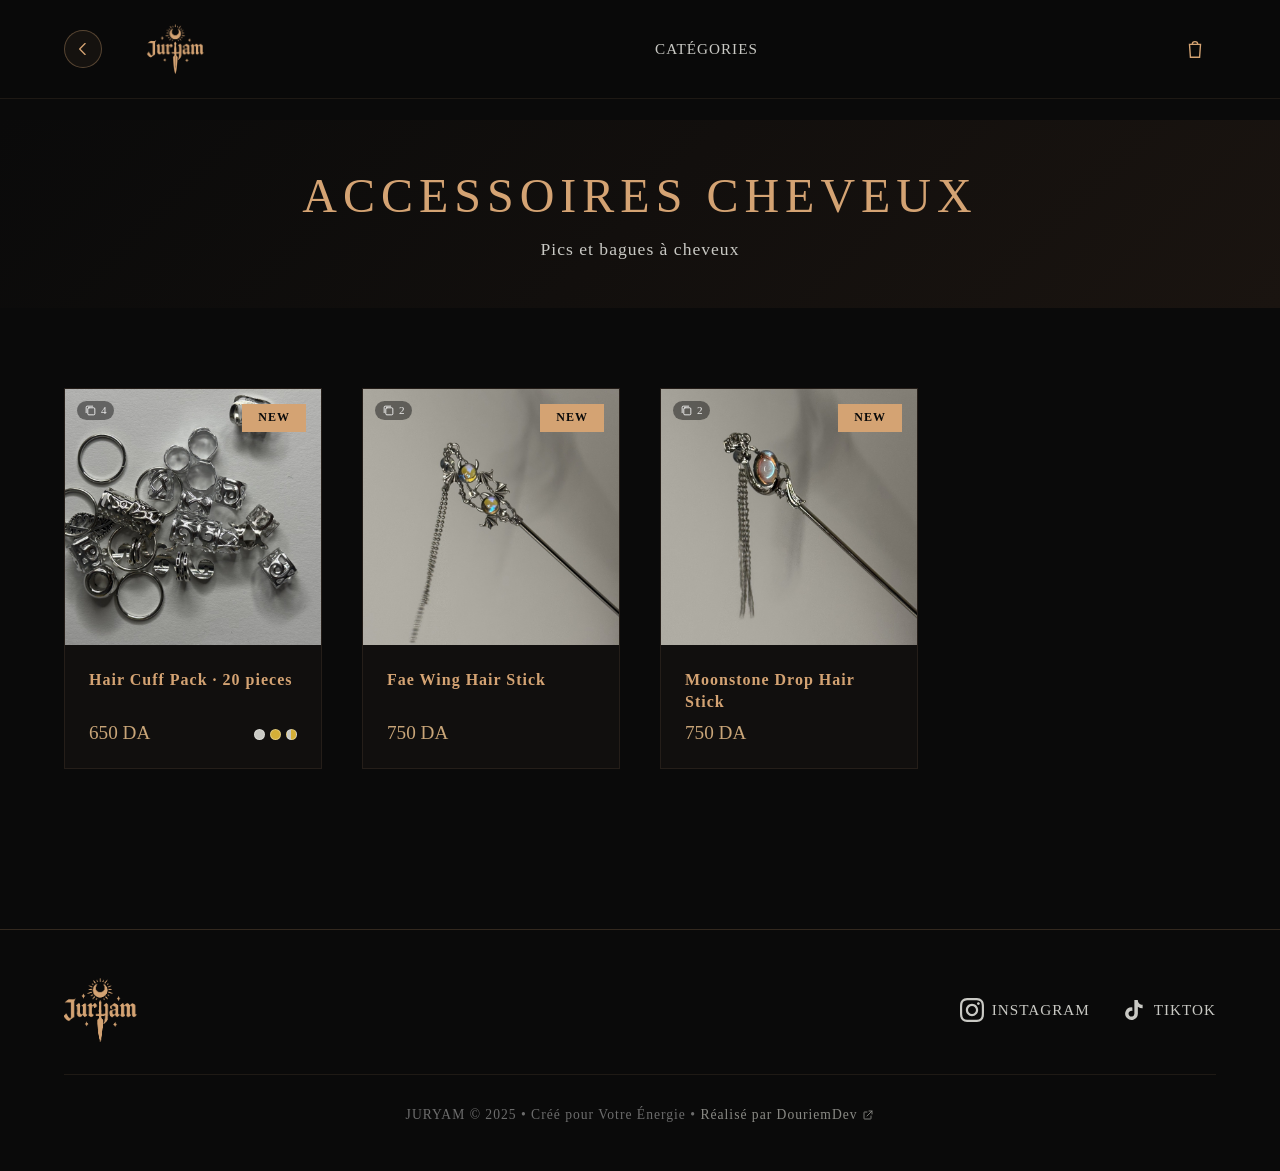
<file: hair.html>
<!DOCTYPE html>
<html lang="en">
<head>
    <meta charset="UTF-8">
    <meta name="viewport" content="width=device-width, initial-scale=1.0">
    <title>Hair Accessories - JURYAM</title>
    <link rel="icon" type="image/png" href="assets/favicon.png">
    <link rel="apple-touch-icon" href="assets/apple-touch-icon.png">
    <meta name="theme-color" content="#0a0a0a">
    <meta name="description" content="Bijoux faits avec amour, créés pour votre énergie. Livraison partout en Algérie.">
    <meta property="og:type" content="website">
    <meta property="og:site_name" content="JURYAM">
    <meta property="og:title" content="Hair Accessories · JURYAM">
    <meta property="og:description" content="Bijoux faits avec amour, créés pour votre énergie. Livraison partout en Algérie.">
    <meta property="og:url" content="https://juryam.com/hair.html">
    <meta property="og:image" content="https://juryam.com/assets/og-image.jpg">
    <meta property="og:image:width" content="1200">
    <meta property="og:image:height" content="630">
    <meta property="og:image:alt" content="JURYAM logo over a collage of silver rings, earrings and necklaces">
    <meta name="twitter:card" content="summary_large_image">
    <meta name="twitter:image" content="https://juryam.com/assets/og-image.jpg">
    <style>
        * {
            margin: 0;
            padding: 0;
            box-sizing: border-box;
        }

        body {
            font-family: 'Georgia', serif;
            background: #0a0a0a;
            color: #f5f5f0;
            overflow-x: hidden;
        }

        /* Navigation */
        nav {
            position: fixed;
            top: 0;
            width: 100%;
            display: flex;
            justify-content: space-between;
            align-items: center;
            padding: 1.5rem 4rem;
            background: rgba(10, 10, 10, 0.95);
            backdrop-filter: blur(10px);
            z-index: 1000;
            border-bottom: 1px solid rgba(212, 163, 115, 0.1);
        }

        .logo {
            display: flex;
            align-items: center;
            gap: 0.8rem;
            text-decoration: none;
        }

        .logo img {
            height: 50px;
            width: auto;
            transition: transform 0.3s;
        }

        .logo:hover img {
            transform: scale(1.05);
        }

        .nav-links {
            display: flex;
            gap: 2.5rem;
            list-style: none;
        }

        .nav-links a {
            color: #c9c9c4;
            text-decoration: none;
            font-size: 0.95rem;
            letter-spacing: 1px;
            transition: color 0.3s;
            position: relative;
            display: inline-block;
        }

        .nav-links a::after {
            content: '';
            position: absolute;
            bottom: -5px;
            left: 0;
            right: 0;
            width: 0;
            height: 1px;
            background: #d4a373;
            transition: width 0.3s;
            margin: 0 auto;
        }

        .nav-links a:hover {
            color: #d4a373;
        }

        .nav-links a:hover::after {
            width: 100%;
        }

        .cart-icon {
            display: flex;
            align-items: center;
            gap: 0.4rem;
            padding: 0.4rem 0.6rem;
            border-radius: 999px;
            transition: transform .25s ease, color .25s ease, background .25s ease;
            cursor: pointer;
            color: #d4a373;
            position: relative;
        }

        .cart-icon:hover {
            transform: translateY(-2px) scale(1.03);
            background: rgba(212, 163, 115, 0.08);
        }

        .cart-svg {
            width: 22px;
            height: 22px;
            stroke-width: 1.5;
        }

        .cart-count {
            position: absolute;
            top: -8px;
            right: -8px;
            background: #d4a373;
            color: #0a0a0a;
            font-size: 0.7rem;
            padding: 2px 6px;
            border-radius: 50%;
            font-weight: bold;
        }

        /* Cart Sidebar */
        .cart-sidebar {
            position: fixed;
            left: -400px;
            top: 0;
            width: 400px;
            height: 100vh;
            background: rgba(10, 10, 10, 0.98);
            backdrop-filter: blur(20px);
            z-index: 2000;
            transition: left 0.4s cubic-bezier(0.68, -0.55, 0.265, 1.55);
            border-right: 1px solid rgba(212, 163, 115, 0.2);
            display: flex;
            flex-direction: column;
        }

        .cart-sidebar.active {
            left: 0;
        }

        .cart-overlay {
            position: fixed;
            top: 0;
            left: 0;
            width: 100%;
            height: 100vh;
            background: rgba(0, 0, 0, 0.7);
            z-index: 1999;
            opacity: 0;
            pointer-events: none;
            transition: opacity 0.3s;
        }

        .cart-overlay.active {
            opacity: 1;
            pointer-events: all;
        }

        .cart-header {
            padding: 2rem;
            border-bottom: 1px solid rgba(212, 163, 115, 0.1);
            display: flex;
            justify-content: space-between;
            align-items: center;
        }

        .cart-header h2 {
            color: #d4a373;
            font-size: 1.5rem;
            font-weight: 300;
            letter-spacing: 2px;
        }

        .close-cart {
            background: none;
            border: none;
            color: #d4a373;
            cursor: pointer;
            transition: transform 0.3s;
        }

        .close-cart:hover {
            transform: rotate(90deg);
        }

        .close-svg {
            width: 20px;
            height: 20px;
            stroke-width: 1.6;
        }

        .cart-items {
            flex: 1;
            overflow-y: auto;
            padding: 1.5rem;
        }

        .empty-cart {
            text-align: center;
            padding: 3rem 2rem;
            color: #c9c9c4;
        }

        .cart-item {
            display: flex;
            gap: 1rem;
            margin-bottom: 1.5rem;
            padding-bottom: 1.5rem;
            border-bottom: 1px solid rgba(212, 163, 115, 0.1);
        }

        .cart-item-image {
            width: 80px;
            height: 80px;
            object-fit: cover;
            border: 1px solid rgba(212, 163, 115, 0.2);
        }

        .cart-item-details {
            flex: 1;
        }

        .cart-item-name {
            color: #d4a373;
            font-size: 1rem;
            margin-bottom: 0.5rem;
        }

        .cart-item-price {
            color: #c9c9c4;
            font-size: 0.9rem;
        }

        .remove-item {
            background: none;
            border: none;
            color: #c9c9c4;
            cursor: pointer;
            font-size: 0.8rem;
            margin-top: 0.5rem;
            transition: color 0.3s;
        }

        .remove-item:hover {
            color: #d4a373;
        }

        .cart-footer {
            padding: 1.5rem 2rem;
            border-top: 1px solid rgba(212, 163, 115, 0.2);
        }

        .cart-subtotal {
            display: flex;
            justify-content: space-between;
            margin-bottom: 1rem;
            font-size: 1.2rem;
            color: #d4a373;
        }

        .cart-info {
            text-align: center;
            color: #c9c9c4;
            font-size: 0.9rem;
            margin-top: 1rem;
            line-height: 1.6;
        }

        /* Page Header */
        .page-header {
            margin-top: 120px;
            padding: 3rem 4rem;
            text-align: center;
            background: linear-gradient(135deg, #0a0a0a 0%, #1a1410 100%);
        }

        .page-header h1 {
            font-size: 3rem;
            font-weight: 300;
            letter-spacing: 6px;
            color: #d4a373;
            margin-bottom: 1rem;
        }

        .page-header p {
            color: #c9c9c4;
            font-size: 1.1rem;
            letter-spacing: 1px;
        }

        /* Products Grid */
        .products-section {
            padding: 5rem 4rem;
            background: #0a0a0a;
        }

        .products-grid {
            display: grid;
            grid-template-columns: repeat(4, 1fr);
            gap: 2.5rem;
        }

        .product-card {
            background: rgba(212, 163, 115, 0.03);
            border: 1px solid rgba(212, 163, 115, 0.1);
            overflow: hidden;
            transition: all 0.4s;
            cursor: pointer;
            opacity: 0;
            transform: translateY(30px);
        }

        .product-card.visible {
            opacity: 1;
            transform: translateY(0);
        }

        .product-card:hover {
            border-color: rgba(212, 163, 115, 0.3);
            transform: translateY(-10px);
            box-shadow: 0 10px 40px rgba(212, 163, 115, 0.2);
        }

        .product-image-container {
            position: relative;
            width: 100%;
            aspect-ratio: 1;
            overflow: hidden;
        }

        .product-image {
            width: 100%;
            height: 100%;
            object-fit: cover;
            transition: transform 0.6s;
        }

        .product-card:hover .product-image {
            transform: scale(1.15) rotate(2deg);
        }

        .product-badge {
            position: absolute;
            top: 15px;
            right: 15px;
            padding: 0.4rem 1rem;
            background: #d4a373;
            color: #0a0a0a;
            font-size: 0.75rem;
            letter-spacing: 1px;
            font-weight: bold;
        }

        .quick-add {
            position: absolute;
            bottom: -50px;
            left: 50%;
            transform: translateX(-50%);
            padding: 0.8rem 2rem;
            background: #d4a373;
            color: #0a0a0a;
            border: none;
            font-size: 0.85rem;
            letter-spacing: 1px;
            cursor: pointer;
            transition: all 0.4s;
            font-family: 'Georgia', serif;
            white-space: nowrap;
        }

        .product-card:hover .quick-add {
            bottom: 20px;
        }

        .quick-add:hover {
            background: #c9a578;
        }

        .product-info {
            padding: 1.5rem;
        }

        .product-name {
            color: #d4a373;
            font-size: 1rem;
            letter-spacing: 1px;
            margin-bottom: 0.5rem;
            line-height: 1.4;
            min-height: 2.8rem;
        }

        .product-price {
            color: #c9a578;
            font-size: 1.2rem;
            font-weight: 300;
        }

        /* Footer */
        footer {
            background: #0a0a0a;
            border-top: 1px solid rgba(212, 163, 115, 0.2);
            padding: 3rem 4rem;
            margin-top: 5rem;
        }

        .footer-content {
            max-width: 1200px;
            margin: 0 auto;
            display: flex;
            justify-content: space-between;
            align-items: center;
        }

        .footer-logo {
            display: flex;
            align-items: center;
            gap: 0.8rem;
            font-size: 1.5rem;
            font-weight: 300;
            letter-spacing: 3px;
            color: #d4a373;
        }

        .footer-logo img {
            height: 64px;
            width: auto;
            display: block;
        }

        .social-links {
            display: flex;
            gap: 2rem;
            align-items: center;
        }

        .social-link {
            display: flex;
            align-items: center;
            gap: 0.5rem;
            color: #c9c9c4;
            text-decoration: none;
            font-size: 0.95rem;
            letter-spacing: 1px;
            transition: all 0.3s;
        }

        .social-link:hover {
            color: #d4a373;
            transform: translateY(-3px);
        }

        .social-icon {
            width: 24px;
            height: 24px;
            fill: currentColor;
        }

        .footer-tagline {
            text-align: center;
            color: #6c6c6c;
            font-size: 0.85rem;
            letter-spacing: 1px;
            margin-top: 2rem;
            padding-top: 2rem;
            border-top: 1px solid rgba(212, 163, 115, 0.1);
        }

        /* Responsive */
        @media (max-width: 1024px) {
            .products-grid {
                grid-template-columns: repeat(3, 1fr);
            }
        }

        @media (max-width: 768px) {
            nav {
                padding: 1rem 1.5rem;
            }
            .logo img {
                height: 40px;
            }
            .nav-links {
                display: none;
            }
            .cart-sidebar {
                width: 100%;
                left: -100%;
            }
            .page-header {
                padding: 2rem 1.5rem;
                margin-top: 80px;
            }
            .page-header h1 {
                font-size: 2rem;
            }
            .products-section {
                padding: 3rem 1.5rem;
            }
            .products-grid {
                grid-template-columns: repeat(2, 1fr);
                gap: 1.5rem;
            }
            footer {
                padding: 2rem 1.5rem;
            }
            .footer-content {
                flex-direction: column;
                gap: 2rem;
                text-align: center;
            }
            .social-links {
                flex-direction: column;
                gap: 1rem;
            }
        }

        @media (max-width: 480px) {
            .products-grid {
                grid-template-columns: 1fr;
            }
        }
    </style>
    <link rel="stylesheet" href="css/products.css">
    <link rel="stylesheet" href="css/mobile.css">
    <link rel="stylesheet" href="css/back-nav.css">
    <link rel="stylesheet" href="css/page-menu.css">
</head>
<body>
    <!-- Cart Overlay -->
    <div class="cart-overlay" onclick="toggleCart()"></div>

    <!-- Cart Sidebar -->
    <div class="cart-sidebar" id="cartSidebar">
        <div class="cart-header">
            <h2 data-i18n="cartTitle">YOUR CART</h2>
            <button class="close-cart" onclick="toggleCart()" aria-label="Close cart">
                <svg class="close-svg" viewBox="0 0 24 24" fill="none" stroke="currentColor" aria-hidden="true">
                    <path d="M18 6L6 18"></path>
                    <path d="M6 6l12 12"></path>
                </svg>
            </button>
        </div>
        <div class="cart-items" id="cartItems">
            <div class="empty-cart">
                <p data-i18n="emptyCart">Your cart is empty</p>
                <p style="margin-top: 1rem; font-size: 0.9rem;" data-i18n="emptyCartSub">Start adding some magic ✨</p>
            </div>
        </div>
        <div class="cart-footer">
            <div class="cart-subtotal">
                <span data-i18n="subtotal">SUBTOTAL</span>
                <span id="cartSubtotal">0 DA</span>
            </div>
            <button class="btn-checkout" onclick="openCheckout()" data-i18n="checkout">CHECKOUT</button>
        </div>
    </div>

    <!-- Navigation -->
    <nav>
        <a href="index.html" class="logo">
            <img src="assets/desktop.png" alt="Juryam">
        </a>
        <ul class="nav-links">
            <li><a href="index.html#categories" data-i18n="navCategories">CATEGORIES</a></li>
        </ul>
        <div class="cart-icon" onclick="toggleCart()" role="button" aria-label="Open cart" tabindex="0">
            <svg class="cart-svg" viewBox="0 0 24 24" fill="none" stroke="currentColor" aria-hidden="true">
                <path d="M6 7h12l-1 14H7z"></path>
                <path d="M9 7a3 3 0 0 1 6 0"></path>
            </svg>
            <span class="cart-count" id="cartCount" style="display: none;">0</span>
        </div>
    </nav>

    <!-- Page Header -->
    <section class="page-header">
        <h1 data-i18n="catHair">HAIR ACCESSORIES</h1>
        <p data-i18n="subHair"></p>
    </section>

    <!-- Products Section -->
    <section class="products-section">
        <div class="products-grid" id="productsGrid">
            <!-- Products will be loaded here by JavaScript -->
        </div>
    </section>

    <!-- Footer -->
    <footer>
        <div class="footer-content">
            <a href="index.html" class="footer-logo">
                <img src="assets/juryam-logo-mark.png" alt="Juryam">
            </a>
            <div class="social-links">
                <a href="https://www.instagram.com/juryamstore?mdxt=MWg5dXVvbDdsbjN1cw==" target="_blank" rel="noopener" class="social-link">
                    <svg class="social-icon" viewBox="0 0 24 24" xmlns="http://www.w3.org/2000/svg">
                        <path d="M12 2.163c3.204 0 3.584.012 4.85.07 3.252.148 4.771 1.691 4.919 4.919.058 1.265.069 1.645.069 4.849 0 3.205-.012 3.584-.069 4.849-.149 3.225-1.664 4.771-4.919 4.919-1.266.058-1.644.07-4.85.07-3.204 0-3.584-.012-4.849-.07-3.26-.149-4.771-1.699-4.919-4.92-.058-1.265-.07-1.644-.07-4.849 0-3.204.013-3.583.07-4.849.149-3.227 1.664-4.771 4.919-4.919 1.266-.057 1.645-.069 4.849-.069zm0-2.163c-3.259 0-3.667.014-4.947.072-4.358.2-6.78 2.618-6.98 6.98-.059 1.281-.073 1.689-.073 4.948 0 3.259.014 3.668.072 4.948.2 4.358 2.618 6.78 6.98 6.98 1.281.058 1.689.072 4.948.072 3.259 0 3.668-.014 4.948-.072 4.354-.2 6.782-2.618 6.979-6.98.059-1.28.073-1.689.073-4.948 0-3.259-.014-3.667-.072-4.947-.196-4.354-2.617-6.78-6.979-6.98-1.281-.059-1.69-.073-4.949-.073zm0 5.838c-3.403 0-6.162 2.759-6.162 6.162s2.759 6.163 6.162 6.163 6.162-2.759 6.162-6.163c0-3.403-2.759-6.162-6.162-6.162zm0 10.162c-2.209 0-4-1.79-4-4 0-2.209 1.791-4 4-4s4 1.791 4 4c0 2.21-1.791 4-4 4zm6.406-11.845c-.796 0-1.441.645-1.441 1.44s.645 1.44 1.441 1.44c.795 0 1.439-.645 1.439-1.44s-.644-1.44-1.439-1.44z"/>
                    </svg>
                    INSTAGRAM
                </a>
                <a href="https://www.tiktok.com/@juryamstore" target="_blank" class="social-link">
                    <svg class="social-icon" viewBox="0 0 24 24" xmlns="http://www.w3.org/2000/svg">
                        <path d="M19.59 6.69a4.83 4.83 0 0 1-3.77-4.25V2h-3.45v13.67a2.89 2.89 0 0 1-5.2 1.74 2.89 2.89 0 0 1 2.31-4.64 2.93 2.93 0 0 1 .88.13V9.4a6.84 6.84 0 0 0-1-.05A6.33 6.33 0 0 0 5 20.1a6.34 6.34 0 0 0 10.86-4.43v-7a8.16 8.16 0 0 0 4.77 1.52v-3.4a4.85 4.85 0 0 1-1-.1z"/>
                    </svg>
                    TIKTOK
                </a>
            </div>
        </div>
        <p class="footer-tagline"><span data-i18n="footerTagline">JURYAM © 2025 • Curated for Your Energy</span> •
            <a href="https://douriem.github.io/douriem-portfolio/" target="_blank" rel="noopener" class="footer-credit">
                <span data-i18n="footerCredit">Made by DouriemDev</span>
                <svg viewBox="0 0 24 24" fill="none" stroke="currentColor" stroke-width="1.8" stroke-linecap="round" stroke-linejoin="round" aria-hidden="true"><path d="M14 4h6v6"/><path d="M20 4 10 14"/><path d="M18 14v5a1 1 0 0 1-1 1H5a1 1 0 0 1-1-1V7a1 1 0 0 1 1-1h5"/></svg>
            </a>
        </p>
    </footer>

    <script src="js/config.js"></script>
    <script src="js/i18n.js?v=20261137"></script>
    <script src="js/data.js?v=20261125"></script>
    <script src="js/delivery-rates.js"></script>
    <script src="js/cart.js?v=20261130"></script>
    <script src="js/ui.js?v=20261133"></script>
    <script src="js/checkout.js?v=20261128"></script>
    <script src="js/products.js?v=20261127"></script>
    <script src="js/back-nav.js"></script>
    <script src="js/page-menu.js?v=20261127"></script>
    <script>loadProducts('hair');</script>
</body>
</html>
</file>
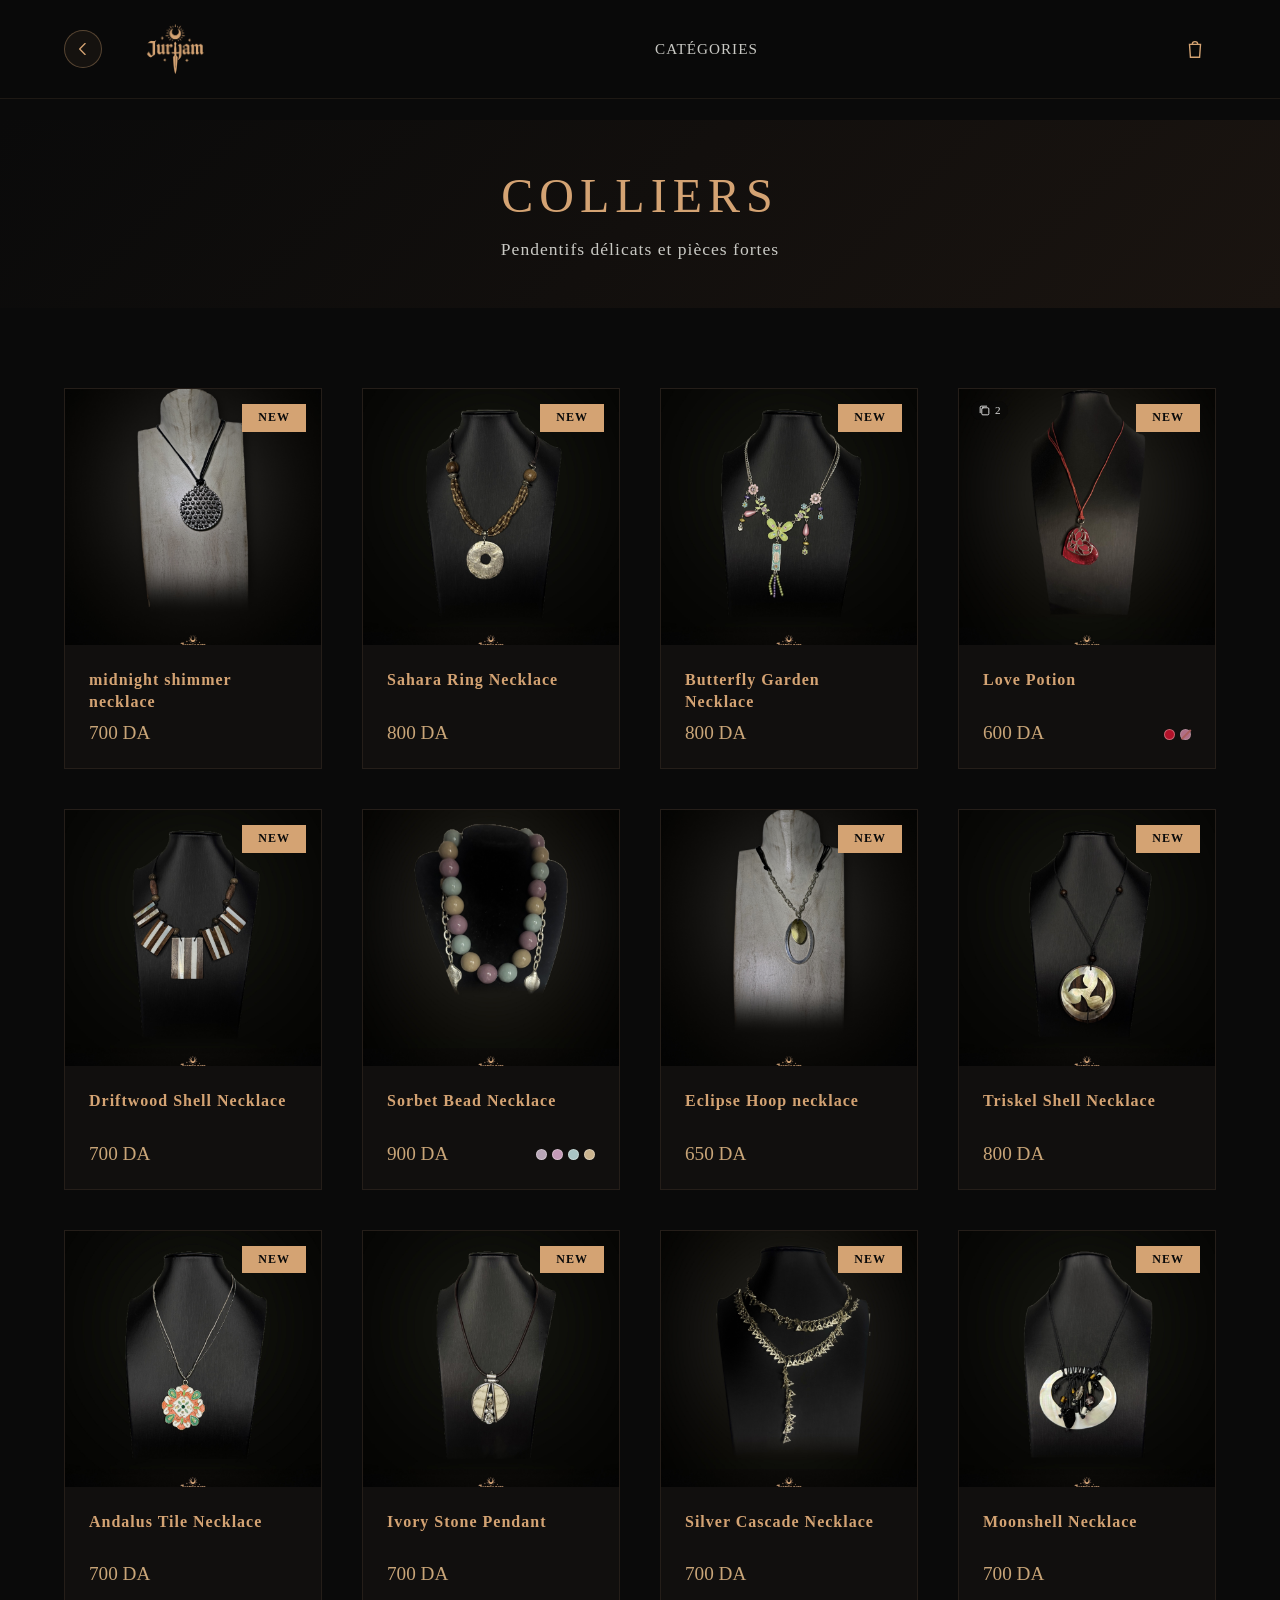
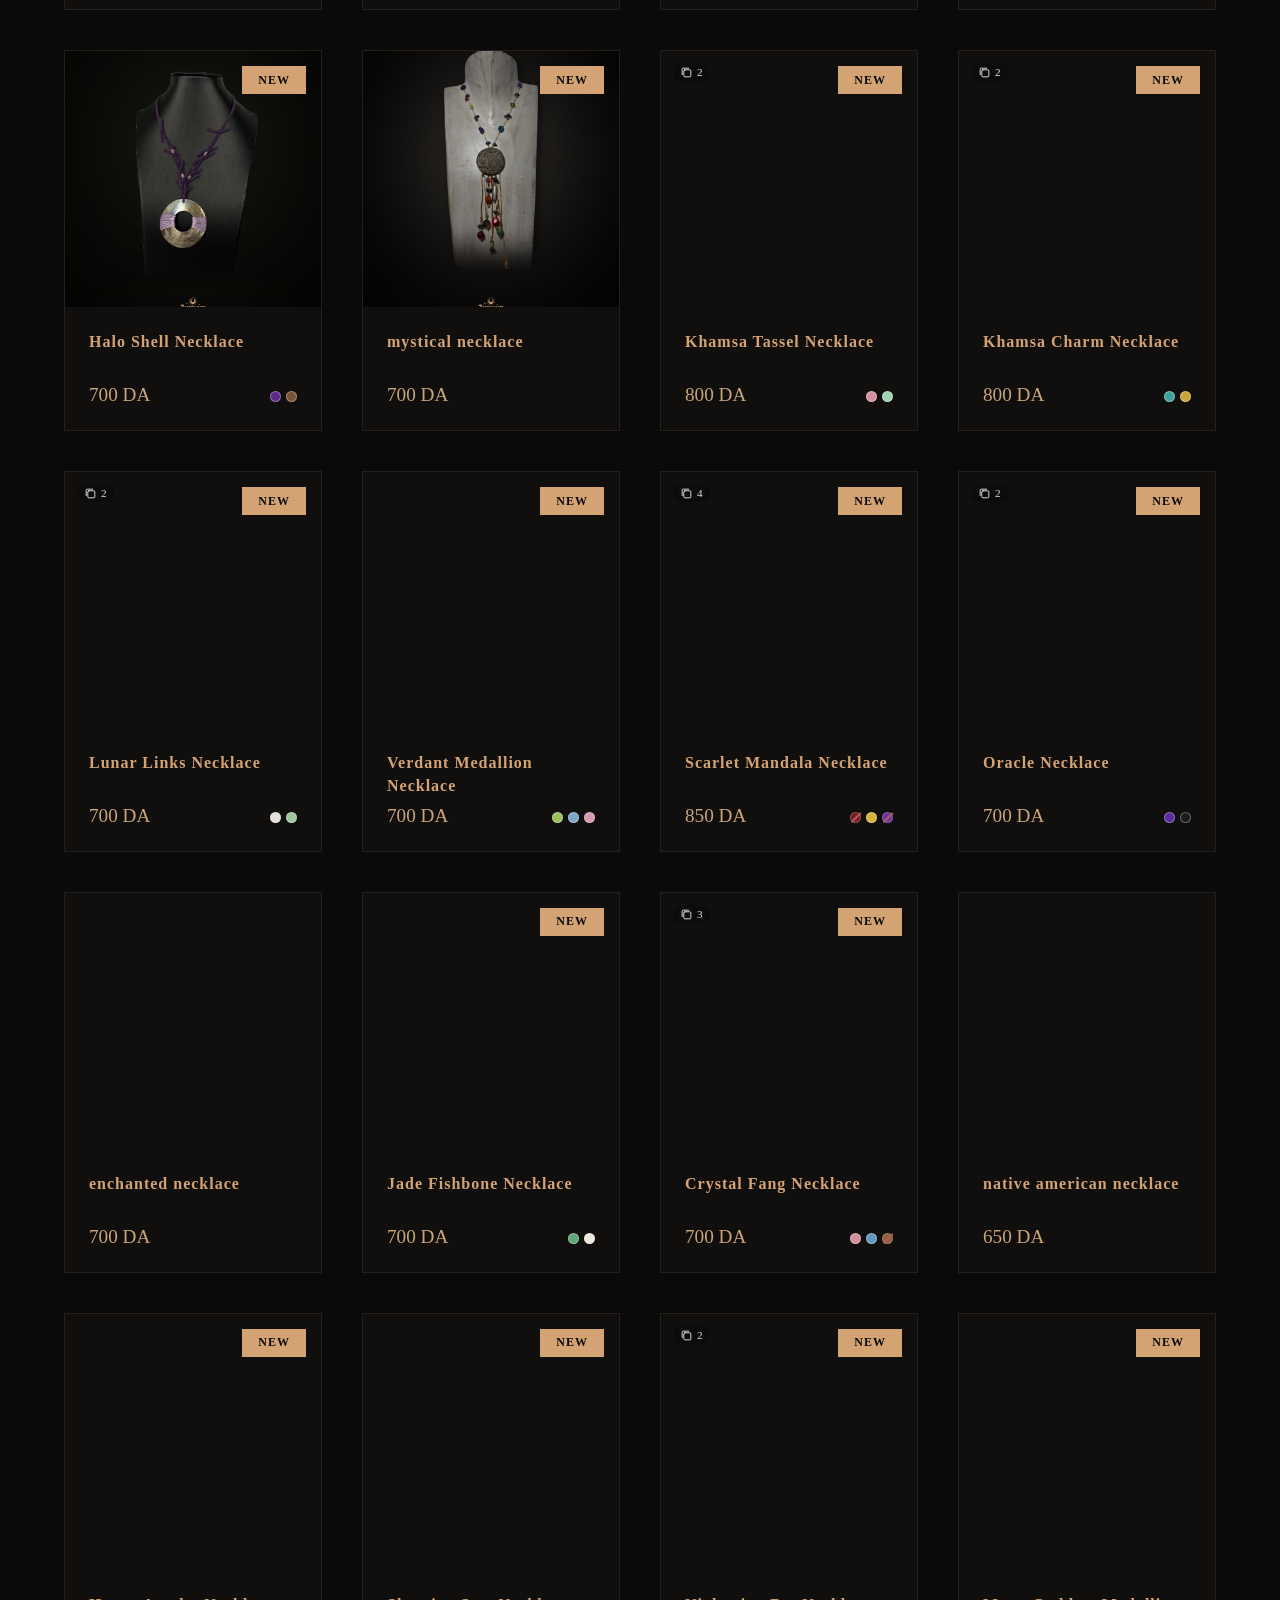
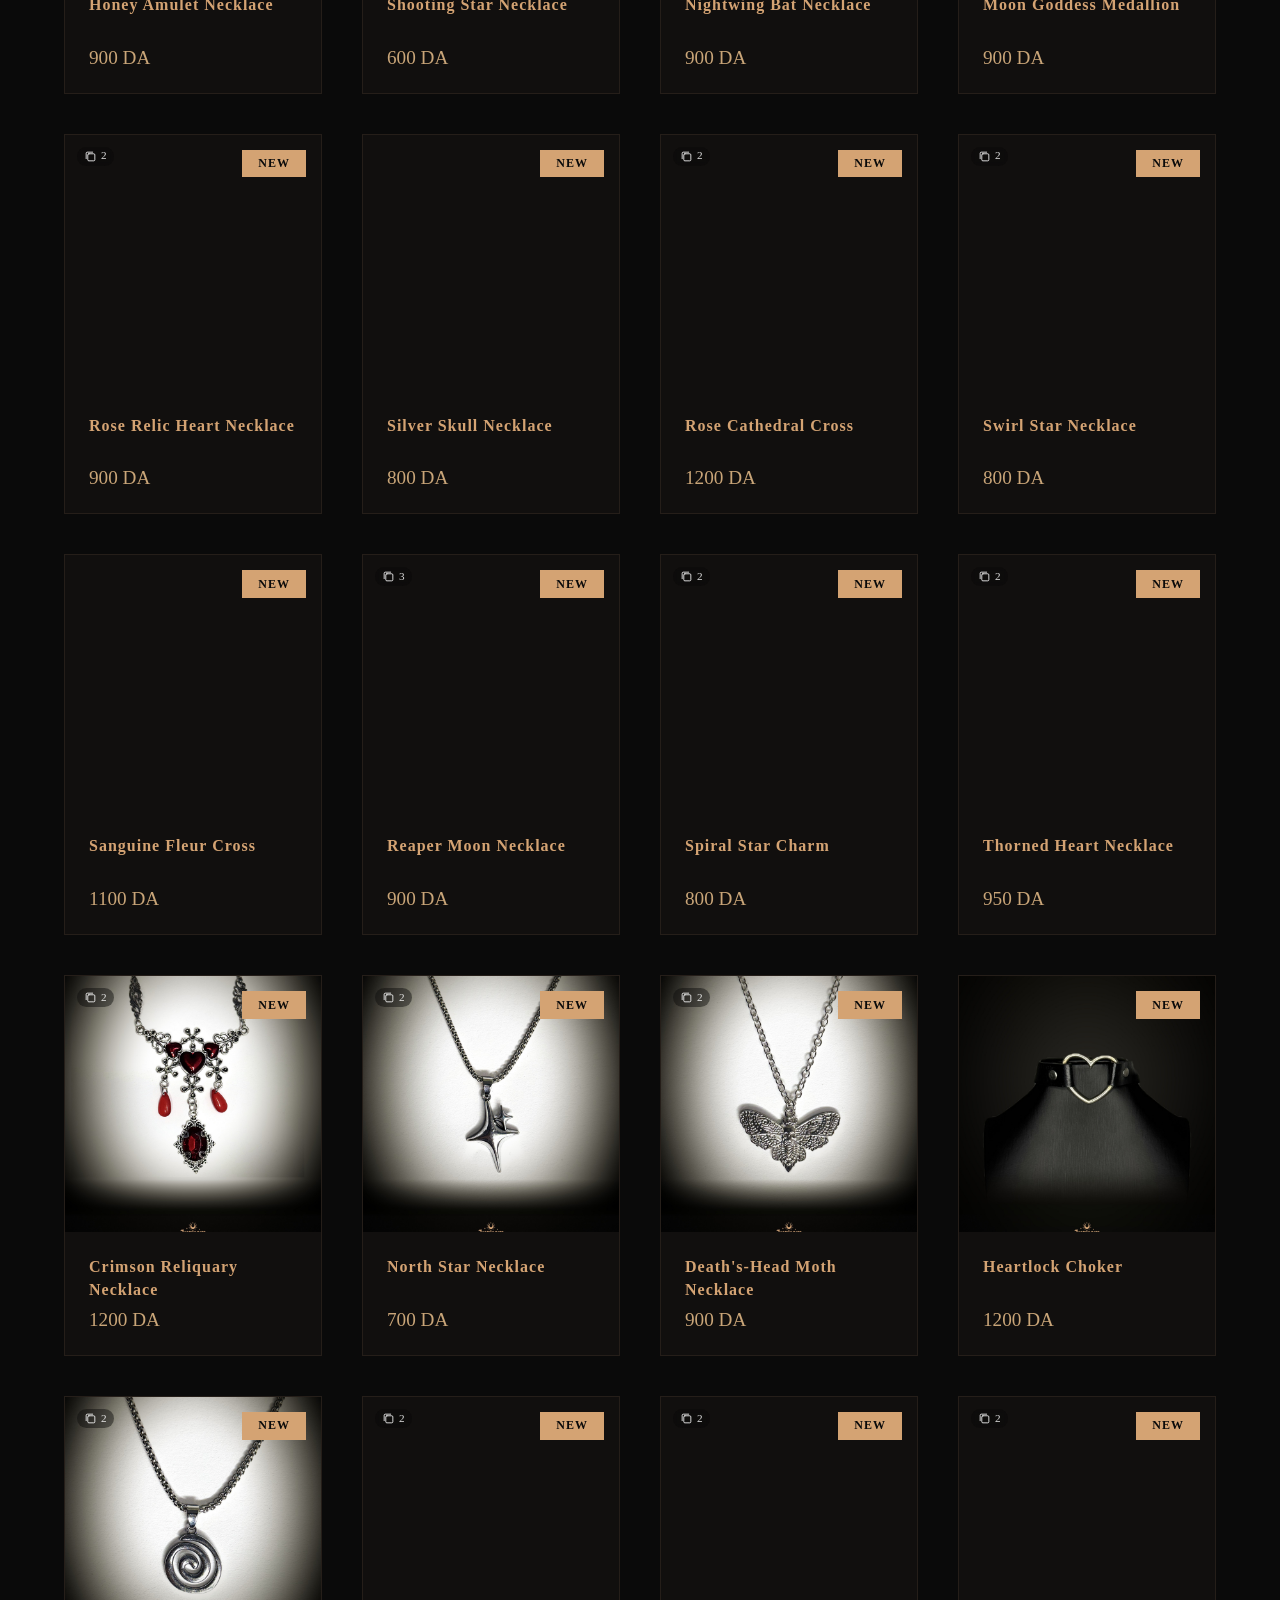
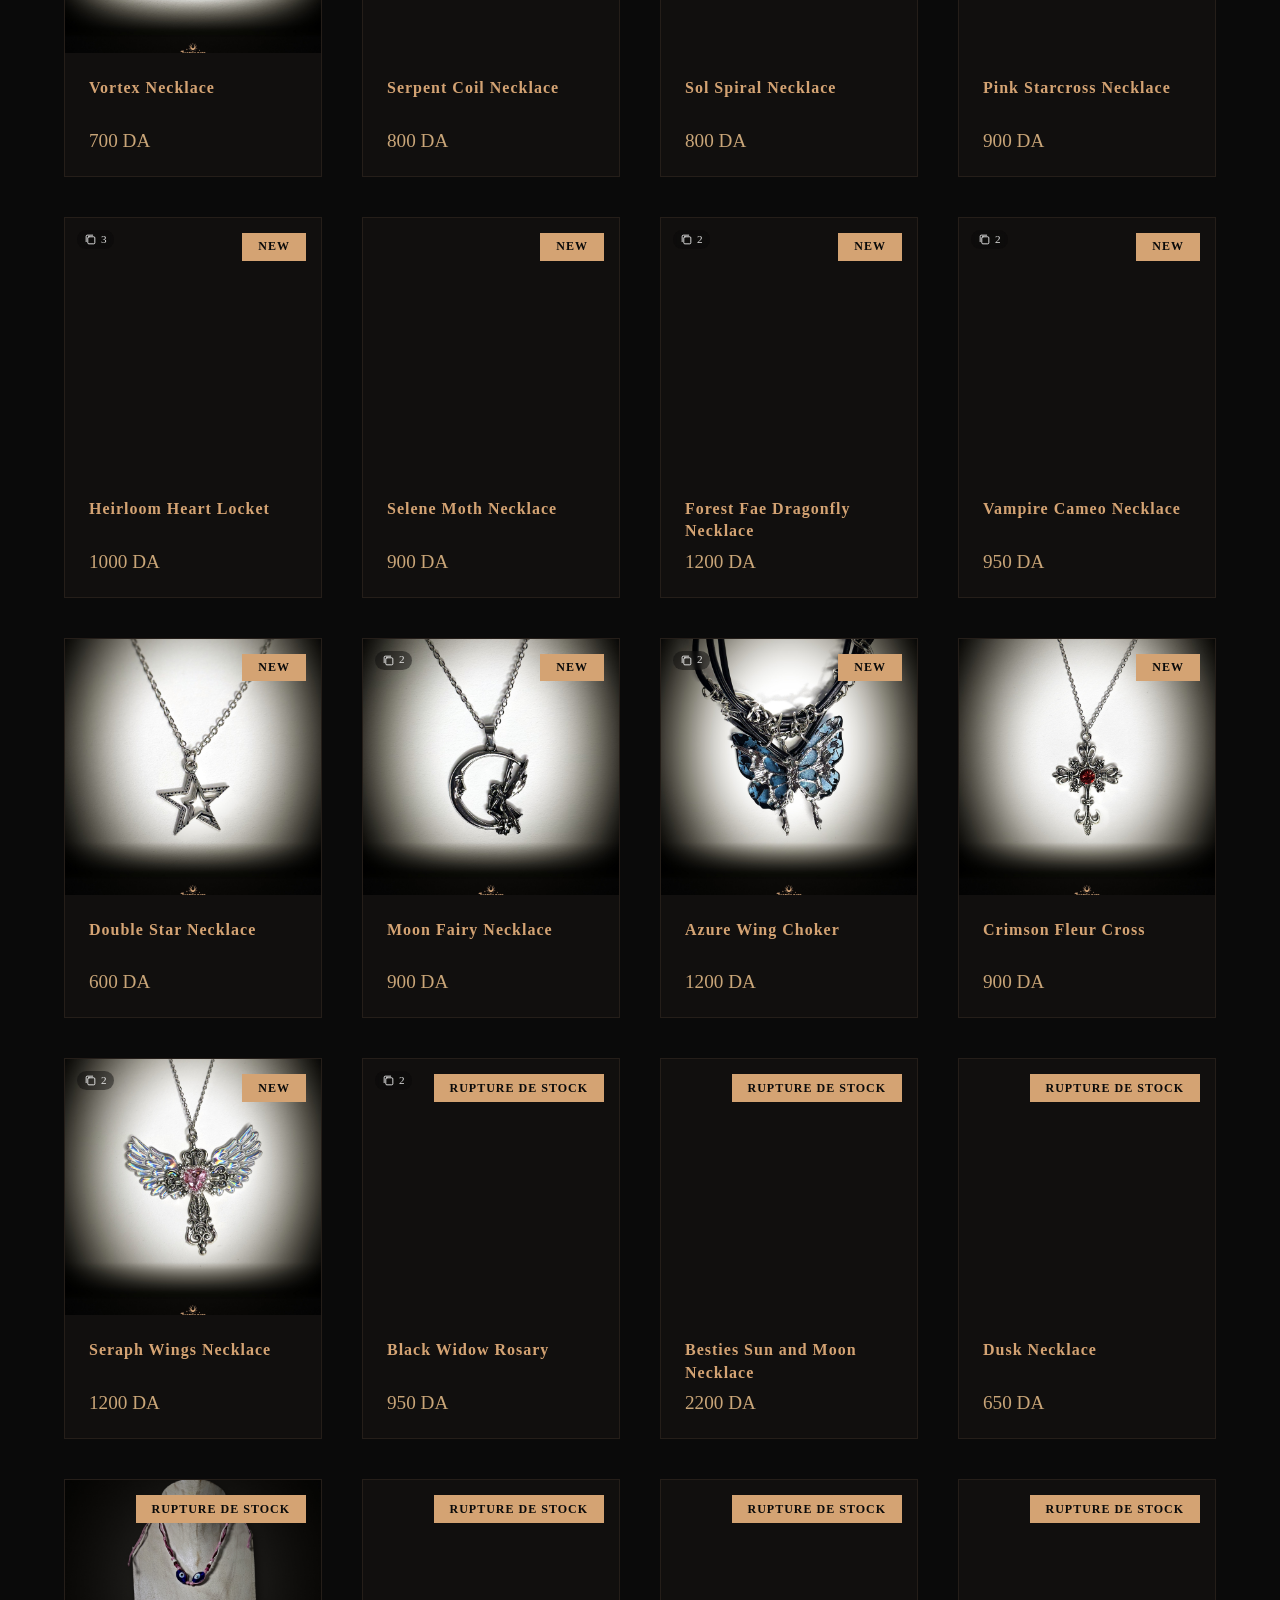
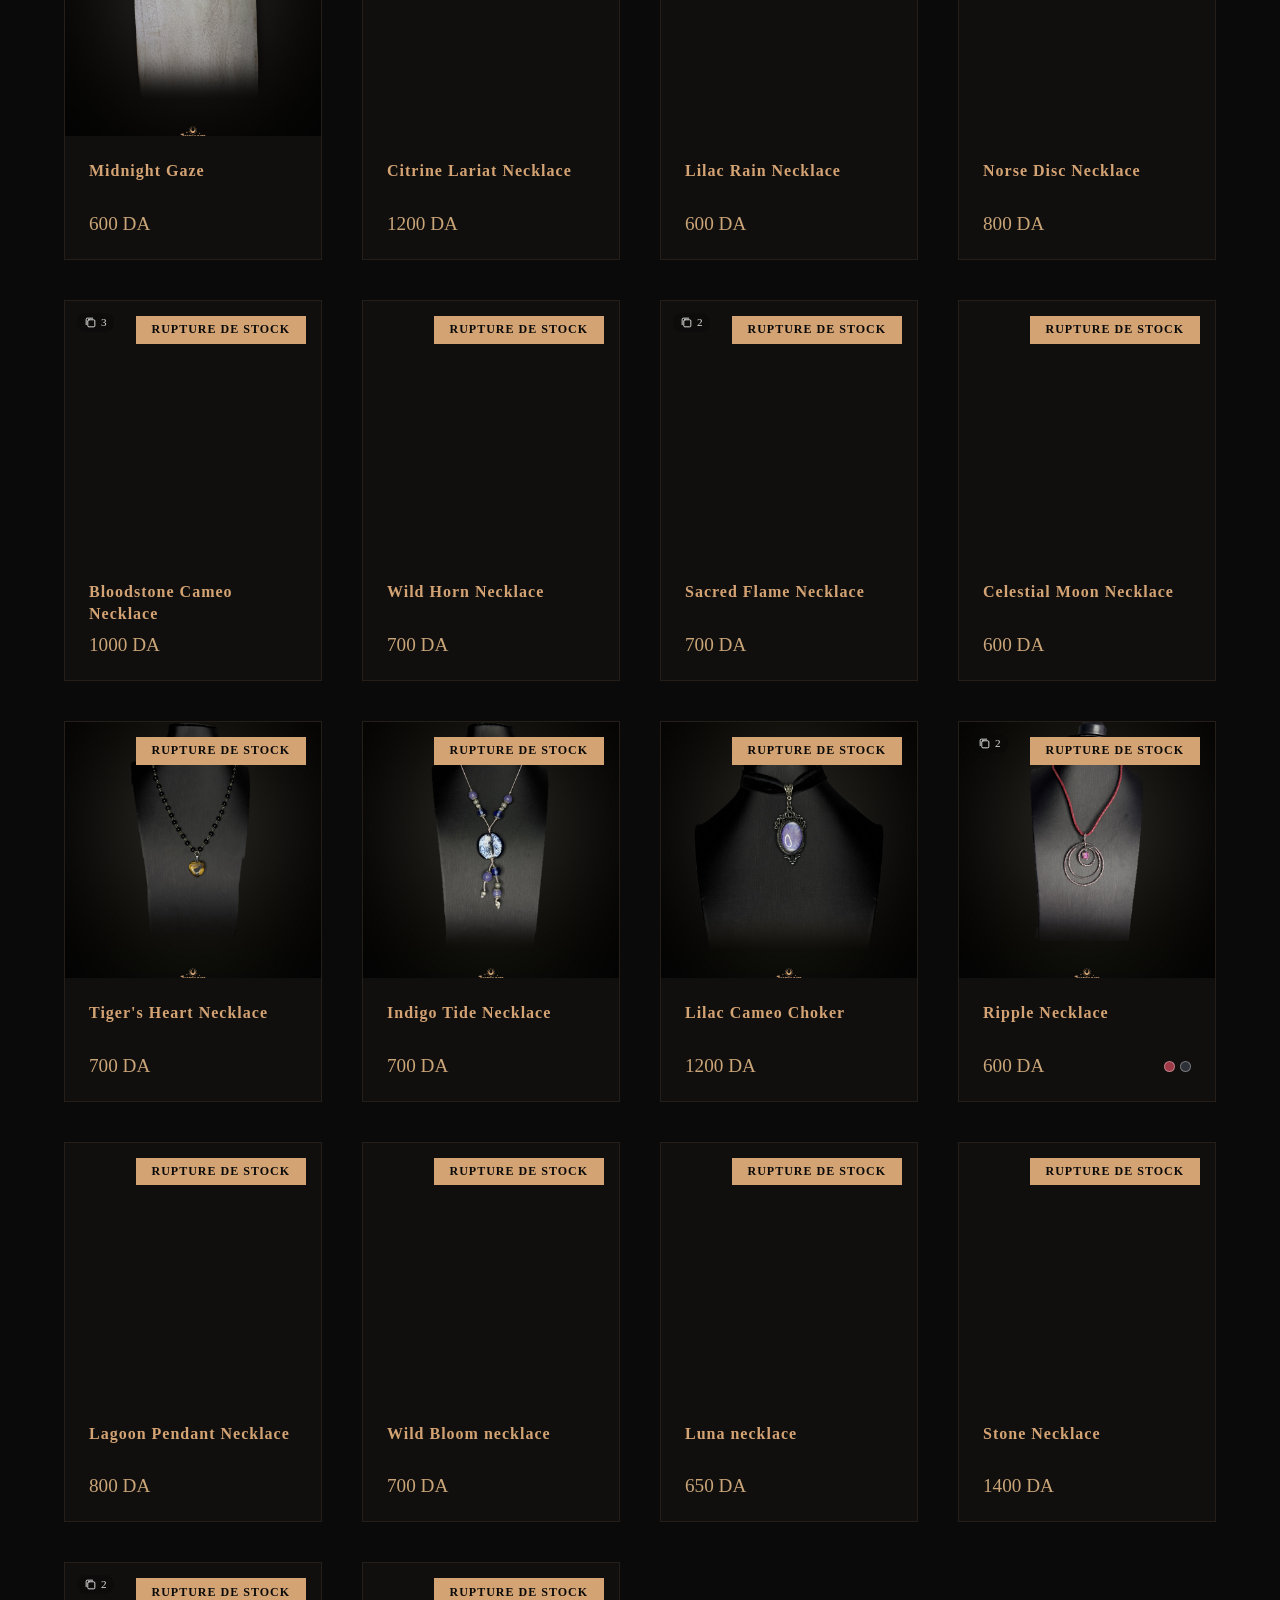
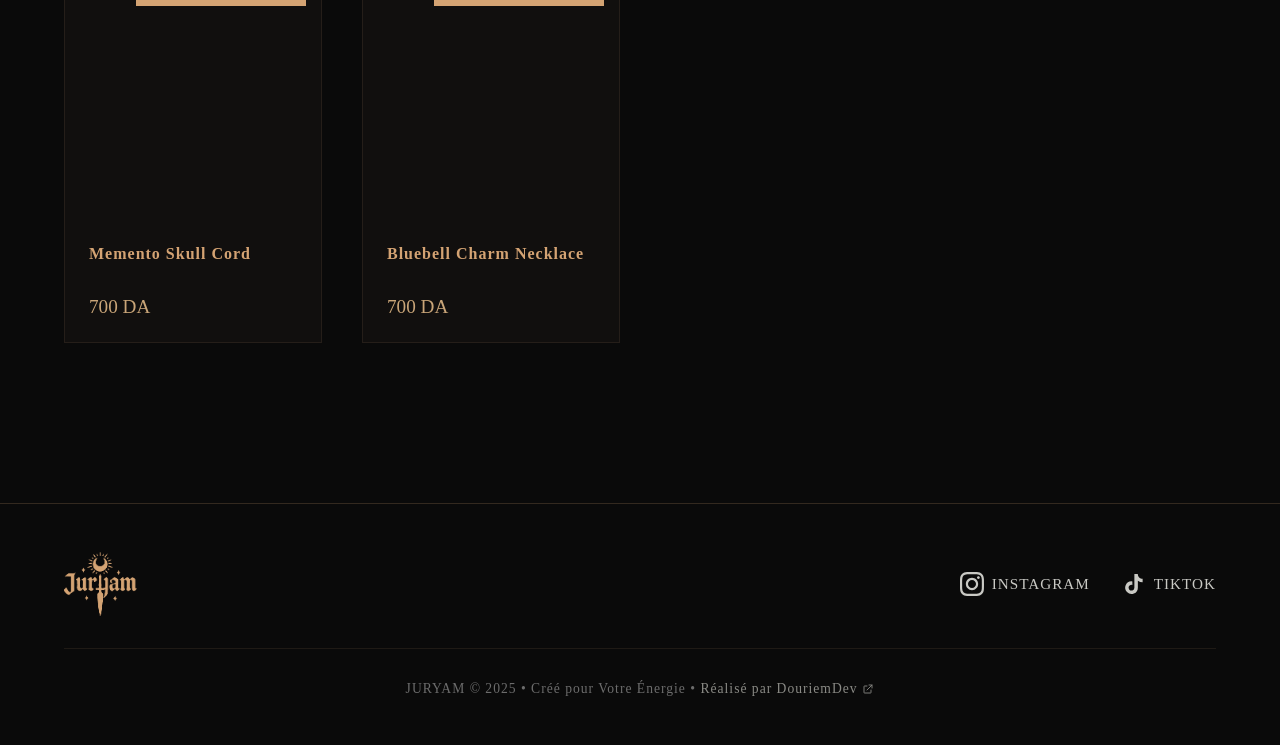
<file: necklaces.html>
<!DOCTYPE html>
<html lang="en">
<head>
    <meta charset="UTF-8">
    <meta name="viewport" content="width=device-width, initial-scale=1.0">
    <title>Necklaces - JURYAM</title>
    <link rel="icon" type="image/png" href="assets/favicon.png">
    <link rel="apple-touch-icon" href="assets/apple-touch-icon.png">
    <meta name="theme-color" content="#0a0a0a">
    <meta name="description" content="Bijoux faits avec amour, créés pour votre énergie. Livraison partout en Algérie.">
    <meta property="og:type" content="website">
    <meta property="og:site_name" content="JURYAM">
    <meta property="og:title" content="Colliers · JURYAM">
    <meta property="og:description" content="Bijoux faits avec amour, créés pour votre énergie. Livraison partout en Algérie.">
    <meta property="og:url" content="https://juryam.com/necklaces.html">
    <meta property="og:image" content="https://juryam.com/assets/og-image.jpg">
    <meta property="og:image:width" content="1200">
    <meta property="og:image:height" content="630">
    <meta property="og:image:alt" content="JURYAM logo over a collage of silver rings, earrings and necklaces">
    <meta name="twitter:card" content="summary_large_image">
    <meta name="twitter:image" content="https://juryam.com/assets/og-image.jpg">
    <style>
        * {
            margin: 0;
            padding: 0;
            box-sizing: border-box;
        }

        body {
            font-family: 'Georgia', serif;
            background: #0a0a0a;
            color: #f5f5f0;
            overflow-x: hidden;
        }

        /* Navigation */
        nav {
            position: fixed;
            top: 0;
            width: 100%;
            display: flex;
            justify-content: space-between;
            align-items: center;
            padding: 1.5rem 4rem;
            background: rgba(10, 10, 10, 0.95);
            backdrop-filter: blur(10px);
            z-index: 1000;
            border-bottom: 1px solid rgba(212, 163, 115, 0.1);
        }

        .logo {
            display: flex;
            align-items: center;
            gap: 0.8rem;
            text-decoration: none;
        }

        .logo img {
            height: 50px;
            width: auto;
            transition: transform 0.3s;
        }

        .logo:hover img {
            transform: scale(1.05);
        }

        .nav-links {
            display: flex;
            gap: 2.5rem;
            list-style: none;
        }

        .nav-links a {
            color: #c9c9c4;
            text-decoration: none;
            font-size: 0.95rem;
            letter-spacing: 1px;
            transition: color 0.3s;
            position: relative;
            display: inline-block;
        }

        .nav-links a::after {
            content: '';
            position: absolute;
            bottom: -5px;
            left: 0;
            right: 0;
            width: 0;
            height: 1px;
            background: #d4a373;
            transition: width 0.3s;
            margin: 0 auto;
        }

        .nav-links a:hover {
            color: #d4a373;
        }

        .nav-links a:hover::after {
            width: 100%;
        }

        .cart-icon {
            display: flex;
            align-items: center;
            gap: 0.4rem;
            padding: 0.4rem 0.6rem;
            border-radius: 999px;
            transition: transform .25s ease, color .25s ease, background .25s ease;
            cursor: pointer;
            color: #d4a373;
            position: relative;
        }

        .cart-icon:hover {
            transform: translateY(-2px) scale(1.03);
            background: rgba(212, 163, 115, 0.08);
        }

        .cart-svg {
            width: 22px;
            height: 22px;
            stroke-width: 1.5;
        }

        .cart-count {
            position: absolute;
            top: -8px;
            right: -8px;
            background: #d4a373;
            color: #0a0a0a;
            font-size: 0.7rem;
            padding: 2px 6px;
            border-radius: 50%;
            font-weight: bold;
        }

        /* Cart Sidebar */
        .cart-sidebar {
            position: fixed;
            left: -400px;
            top: 0;
            width: 400px;
            height: 100vh;
            background: rgba(10, 10, 10, 0.98);
            backdrop-filter: blur(20px);
            z-index: 2000;
            transition: left 0.4s cubic-bezier(0.68, -0.55, 0.265, 1.55);
            border-right: 1px solid rgba(212, 163, 115, 0.2);
            display: flex;
            flex-direction: column;
        }

        .cart-sidebar.active {
            left: 0;
        }

        .cart-overlay {
            position: fixed;
            top: 0;
            left: 0;
            width: 100%;
            height: 100vh;
            background: rgba(0, 0, 0, 0.7);
            z-index: 1999;
            opacity: 0;
            pointer-events: none;
            transition: opacity 0.3s;
        }

        .cart-overlay.active {
            opacity: 1;
            pointer-events: all;
        }

        .cart-header {
            padding: 2rem;
            border-bottom: 1px solid rgba(212, 163, 115, 0.1);
            display: flex;
            justify-content: space-between;
            align-items: center;
        }

        .cart-header h2 {
            color: #d4a373;
            font-size: 1.5rem;
            font-weight: 300;
            letter-spacing: 2px;
        }

        .close-cart {
            background: none;
            border: none;
            color: #d4a373;
            cursor: pointer;
            transition: transform 0.3s;
        }

        .close-cart:hover {
            transform: rotate(90deg);
        }

        .close-svg {
            width: 20px;
            height: 20px;
            stroke-width: 1.6;
        }

        .cart-items {
            flex: 1;
            overflow-y: auto;
            padding: 1.5rem;
        }

        .empty-cart {
            text-align: center;
            padding: 3rem 2rem;
            color: #c9c9c4;
        }

        .cart-item {
            display: flex;
            gap: 1rem;
            margin-bottom: 1.5rem;
            padding-bottom: 1.5rem;
            border-bottom: 1px solid rgba(212, 163, 115, 0.1);
        }

        .cart-item-image {
            width: 80px;
            height: 80px;
            object-fit: cover;
            border: 1px solid rgba(212, 163, 115, 0.2);
        }

        .cart-item-details {
            flex: 1;
        }

        .cart-item-name {
            color: #d4a373;
            font-size: 1rem;
            margin-bottom: 0.5rem;
        }

        .cart-item-price {
            color: #c9c9c4;
            font-size: 0.9rem;
        }

        .remove-item {
            background: none;
            border: none;
            color: #c9c9c4;
            cursor: pointer;
            font-size: 0.8rem;
            margin-top: 0.5rem;
            transition: color 0.3s;
        }

        .remove-item:hover {
            color: #d4a373;
        }

        .cart-footer {
            padding: 1.5rem 2rem;
            border-top: 1px solid rgba(212, 163, 115, 0.2);
        }

        .cart-subtotal {
            display: flex;
            justify-content: space-between;
            margin-bottom: 1rem;
            font-size: 1.2rem;
            color: #d4a373;
        }

        .cart-info {
            text-align: center;
            color: #c9c9c4;
            font-size: 0.9rem;
            margin-top: 1rem;
            line-height: 1.6;
        }

        /* Page Header */
        .page-header {
            margin-top: 120px;
            padding: 3rem 4rem;
            text-align: center;
            background: linear-gradient(135deg, #0a0a0a 0%, #1a1410 100%);
        }

        .page-header h1 {
            font-size: 3rem;
            font-weight: 300;
            letter-spacing: 6px;
            color: #d4a373;
            margin-bottom: 1rem;
        }

        .page-header p {
            color: #c9c9c4;
            font-size: 1.1rem;
            letter-spacing: 1px;
        }

        /* Products Grid */
        .products-section {
            padding: 5rem 4rem;
            background: #0a0a0a;
        }

        .products-grid {
            display: grid;
            grid-template-columns: repeat(4, 1fr);
            gap: 2.5rem;
        }

        .product-card {
            background: rgba(212, 163, 115, 0.03);
            border: 1px solid rgba(212, 163, 115, 0.1);
            overflow: hidden;
            transition: all 0.4s;
            cursor: pointer;
            opacity: 0;
            transform: translateY(30px);
        }

        .product-card.visible {
            opacity: 1;
            transform: translateY(0);
        }

        .product-card:hover {
            border-color: rgba(212, 163, 115, 0.3);
            transform: translateY(-10px);
            box-shadow: 0 10px 40px rgba(212, 163, 115, 0.2);
        }

        .product-image-container {
            position: relative;
            width: 100%;
            aspect-ratio: 1;
            overflow: hidden;
        }

        .product-image {
            width: 100%;
            height: 100%;
            object-fit: cover;
            transition: transform 0.6s;
        }

        .product-card:hover .product-image {
            transform: scale(1.15) rotate(2deg);
        }

        .product-badge {
            position: absolute;
            top: 15px;
            right: 15px;
            padding: 0.4rem 1rem;
            background: #d4a373;
            color: #0a0a0a;
            font-size: 0.75rem;
            letter-spacing: 1px;
            font-weight: bold;
        }

        .quick-add {
            position: absolute;
            bottom: -50px;
            left: 50%;
            transform: translateX(-50%);
            padding: 0.8rem 2rem;
            background: #d4a373;
            color: #0a0a0a;
            border: none;
            font-size: 0.85rem;
            letter-spacing: 1px;
            cursor: pointer;
            transition: all 0.4s;
            font-family: 'Georgia', serif;
            white-space: nowrap;
        }

        .product-card:hover .quick-add {
            bottom: 20px;
        }

        .quick-add:hover {
            background: #c9a578;
        }

        .product-info {
            padding: 1.5rem;
        }

        .product-name {
            color: #d4a373;
            font-size: 1rem;
            letter-spacing: 1px;
            margin-bottom: 0.5rem;
            line-height: 1.4;
            min-height: 2.8rem;
        }

        .product-price {
            color: #c9a578;
            font-size: 1.2rem;
            font-weight: 300;
        }

        /* Footer */
        footer {
            background: #0a0a0a;
            border-top: 1px solid rgba(212, 163, 115, 0.2);
            padding: 3rem 4rem;
            margin-top: 5rem;
        }

        .footer-content {
            max-width: 1200px;
            margin: 0 auto;
            display: flex;
            justify-content: space-between;
            align-items: center;
        }

        .footer-logo {
            display: flex;
            align-items: center;
            gap: 0.8rem;
            font-size: 1.5rem;
            font-weight: 300;
            letter-spacing: 3px;
            color: #d4a373;
        }

        .footer-logo img {
            height: 64px;
            width: auto;
            display: block;
        }

        .social-links {
            display: flex;
            gap: 2rem;
            align-items: center;
        }

        .social-link {
            display: flex;
            align-items: center;
            gap: 0.5rem;
            color: #c9c9c4;
            text-decoration: none;
            font-size: 0.95rem;
            letter-spacing: 1px;
            transition: all 0.3s;
        }

        .social-link:hover {
            color: #d4a373;
            transform: translateY(-3px);
        }

        .social-icon {
            width: 24px;
            height: 24px;
            fill: currentColor;
        }

        .footer-tagline {
            text-align: center;
            color: #6c6c6c;
            font-size: 0.85rem;
            letter-spacing: 1px;
            margin-top: 2rem;
            padding-top: 2rem;
            border-top: 1px solid rgba(212, 163, 115, 0.1);
        }

        /* Responsive */
        @media (max-width: 1024px) {
            .products-grid {
                grid-template-columns: repeat(3, 1fr);
            }
        }

        @media (max-width: 768px) {
            nav {
                padding: 1rem 1.5rem;
            }
            .logo img {
                height: 40px;
            }
            .nav-links {
                display: none;
            }
            .cart-sidebar {
                width: 100%;
                left: -100%;
            }
            .page-header {
                padding: 2rem 1.5rem;
                margin-top: 80px;
            }
            .page-header h1 {
                font-size: 2rem;
            }
            .products-section {
                padding: 3rem 1.5rem;
            }
            .products-grid {
                grid-template-columns: repeat(2, 1fr);
                gap: 1.5rem;
            }
            footer {
                padding: 2rem 1.5rem;
            }
            .footer-content {
                flex-direction: column;
                gap: 2rem;
                text-align: center;
            }
            .social-links {
                flex-direction: column;
                gap: 1rem;
            }
        }

        @media (max-width: 480px) {
            .products-grid {
                grid-template-columns: 1fr;
            }
        }
    </style>
    <link rel="stylesheet" href="css/products.css">
    <link rel="stylesheet" href="css/mobile.css">
    <link rel="stylesheet" href="css/back-nav.css">
    <link rel="stylesheet" href="css/page-menu.css">
</head>
<body>
    <!-- Cart Overlay -->
    <div class="cart-overlay" onclick="toggleCart()"></div>

    <!-- Cart Sidebar -->
    <div class="cart-sidebar" id="cartSidebar">
        <div class="cart-header">
            <h2 data-i18n="cartTitle">YOUR CART</h2>
            <button class="close-cart" onclick="toggleCart()" aria-label="Close cart">
                <svg class="close-svg" viewBox="0 0 24 24" fill="none" stroke="currentColor" aria-hidden="true">
                    <path d="M18 6L6 18"></path>
                    <path d="M6 6l12 12"></path>
                </svg>
            </button>
        </div>
        <div class="cart-items" id="cartItems">
            <div class="empty-cart">
                <p data-i18n="emptyCart">Your cart is empty</p>
                <p style="margin-top: 1rem; font-size: 0.9rem;" data-i18n="emptyCartSub">Start adding some magic ✨</p>
            </div>
        </div>
        <div class="cart-footer">
            <div class="cart-subtotal">
                <span data-i18n="subtotal">SUBTOTAL</span>
                <span id="cartSubtotal">0 DA</span>
            </div>
            <button class="btn-checkout" onclick="openCheckout()" data-i18n="checkout">CHECKOUT</button>
        </div>
    </div>

    <!-- Navigation -->
    <nav>
        <a href="index.html" class="logo">
            <img src="assets/desktop.png" alt="Juryam">
        </a>
        <ul class="nav-links">
            <li><a href="index.html#categories" data-i18n="navCategories">CATEGORIES</a></li>
        </ul>
        <div class="cart-icon" onclick="toggleCart()" role="button" aria-label="Open cart" tabindex="0">
            <svg class="cart-svg" viewBox="0 0 24 24" fill="none" stroke="currentColor" aria-hidden="true">
                <path d="M6 7h12l-1 14H7z"></path>
                <path d="M9 7a3 3 0 0 1 6 0"></path>
            </svg>
            <span class="cart-count" id="cartCount" style="display: none;">0</span>
        </div>
    </nav>

    <!-- Page Header -->
    <section class="page-header">
        <h1 data-i18n="catNecklaces">NECKLACES</h1>
        <p data-i18n="subNecklaces">Delicate pendants and statement pieces</p>
    </section>

    <!-- Products Section -->
    <section class="products-section">
        <div class="products-grid" id="productsGrid">
            <!-- Products will be loaded here by JavaScript -->
        </div>
    </section>

    <!-- Footer -->
    <footer>
        <div class="footer-content">
            <a href="index.html" class="footer-logo">
                <img src="assets/juryam-logo-mark.png" alt="Juryam">
            </a>
            <div class="social-links">
                <a href="https://www.instagram.com/juryamstore?mdxt=MWg5dXVvbDdsbjN1cw==" target="_blank" rel="noopener" class="social-link">
                    <svg class="social-icon" viewBox="0 0 24 24" xmlns="http://www.w3.org/2000/svg">
                        <path d="M12 2.163c3.204 0 3.584.012 4.85.07 3.252.148 4.771 1.691 4.919 4.919.058 1.265.069 1.645.069 4.849 0 3.205-.012 3.584-.069 4.849-.149 3.225-1.664 4.771-4.919 4.919-1.266.058-1.644.07-4.85.07-3.204 0-3.584-.012-4.849-.07-3.26-.149-4.771-1.699-4.919-4.92-.058-1.265-.07-1.644-.07-4.849 0-3.204.013-3.583.07-4.849.149-3.227 1.664-4.771 4.919-4.919 1.266-.057 1.645-.069 4.849-.069zm0-2.163c-3.259 0-3.667.014-4.947.072-4.358.2-6.78 2.618-6.98 6.98-.059 1.281-.073 1.689-.073 4.948 0 3.259.014 3.668.072 4.948.2 4.358 2.618 6.78 6.98 6.98 1.281.058 1.689.072 4.948.072 3.259 0 3.668-.014 4.948-.072 4.354-.2 6.782-2.618 6.979-6.98.059-1.28.073-1.689.073-4.948 0-3.259-.014-3.667-.072-4.947-.196-4.354-2.617-6.78-6.979-6.98-1.281-.059-1.69-.073-4.949-.073zm0 5.838c-3.403 0-6.162 2.759-6.162 6.162s2.759 6.163 6.162 6.163 6.162-2.759 6.162-6.163c0-3.403-2.759-6.162-6.162-6.162zm0 10.162c-2.209 0-4-1.79-4-4 0-2.209 1.791-4 4-4s4 1.791 4 4c0 2.21-1.791 4-4 4zm6.406-11.845c-.796 0-1.441.645-1.441 1.44s.645 1.44 1.441 1.44c.795 0 1.439-.645 1.439-1.44s-.644-1.44-1.439-1.44z"/>
                    </svg>
                    INSTAGRAM
                </a>
                <a href="https://www.tiktok.com/@juryamstore" target="_blank" class="social-link">
                    <svg class="social-icon" viewBox="0 0 24 24" xmlns="http://www.w3.org/2000/svg">
                        <path d="M19.59 6.69a4.83 4.83 0 0 1-3.77-4.25V2h-3.45v13.67a2.89 2.89 0 0 1-5.2 1.74 2.89 2.89 0 0 1 2.31-4.64 2.93 2.93 0 0 1 .88.13V9.4a6.84 6.84 0 0 0-1-.05A6.33 6.33 0 0 0 5 20.1a6.34 6.34 0 0 0 10.86-4.43v-7a8.16 8.16 0 0 0 4.77 1.52v-3.4a4.85 4.85 0 0 1-1-.1z"/>
                    </svg>
                    TIKTOK
                </a>
            </div>
        </div>
        <p class="footer-tagline"><span data-i18n="footerTagline">JURYAM © 2025 • Curated for Your Energy</span> •
            <a href="https://douriem.github.io/douriem-portfolio/" target="_blank" rel="noopener" class="footer-credit">
                <span data-i18n="footerCredit">Made by DouriemDev</span>
                <svg viewBox="0 0 24 24" fill="none" stroke="currentColor" stroke-width="1.8" stroke-linecap="round" stroke-linejoin="round" aria-hidden="true"><path d="M14 4h6v6"/><path d="M20 4 10 14"/><path d="M18 14v5a1 1 0 0 1-1 1H5a1 1 0 0 1-1-1V7a1 1 0 0 1 1-1h5"/></svg>
            </a>
        </p>
    </footer>

    <script src="js/config.js"></script>
    <script src="js/i18n.js?v=20261137"></script>
    <script src="js/data.js?v=20261125"></script>
    <script src="js/delivery-rates.js"></script>
    <script src="js/cart.js?v=20261130"></script>
    <script src="js/ui.js?v=20261133"></script>
    <script src="js/checkout.js?v=20261128"></script>
    <script src="js/products.js?v=20261127"></script>
    <script src="js/back-nav.js"></script>
    <script src="js/page-menu.js?v=20261127"></script>
    <script>loadProducts('necklaces');</script>
</body>
</html>
</file>
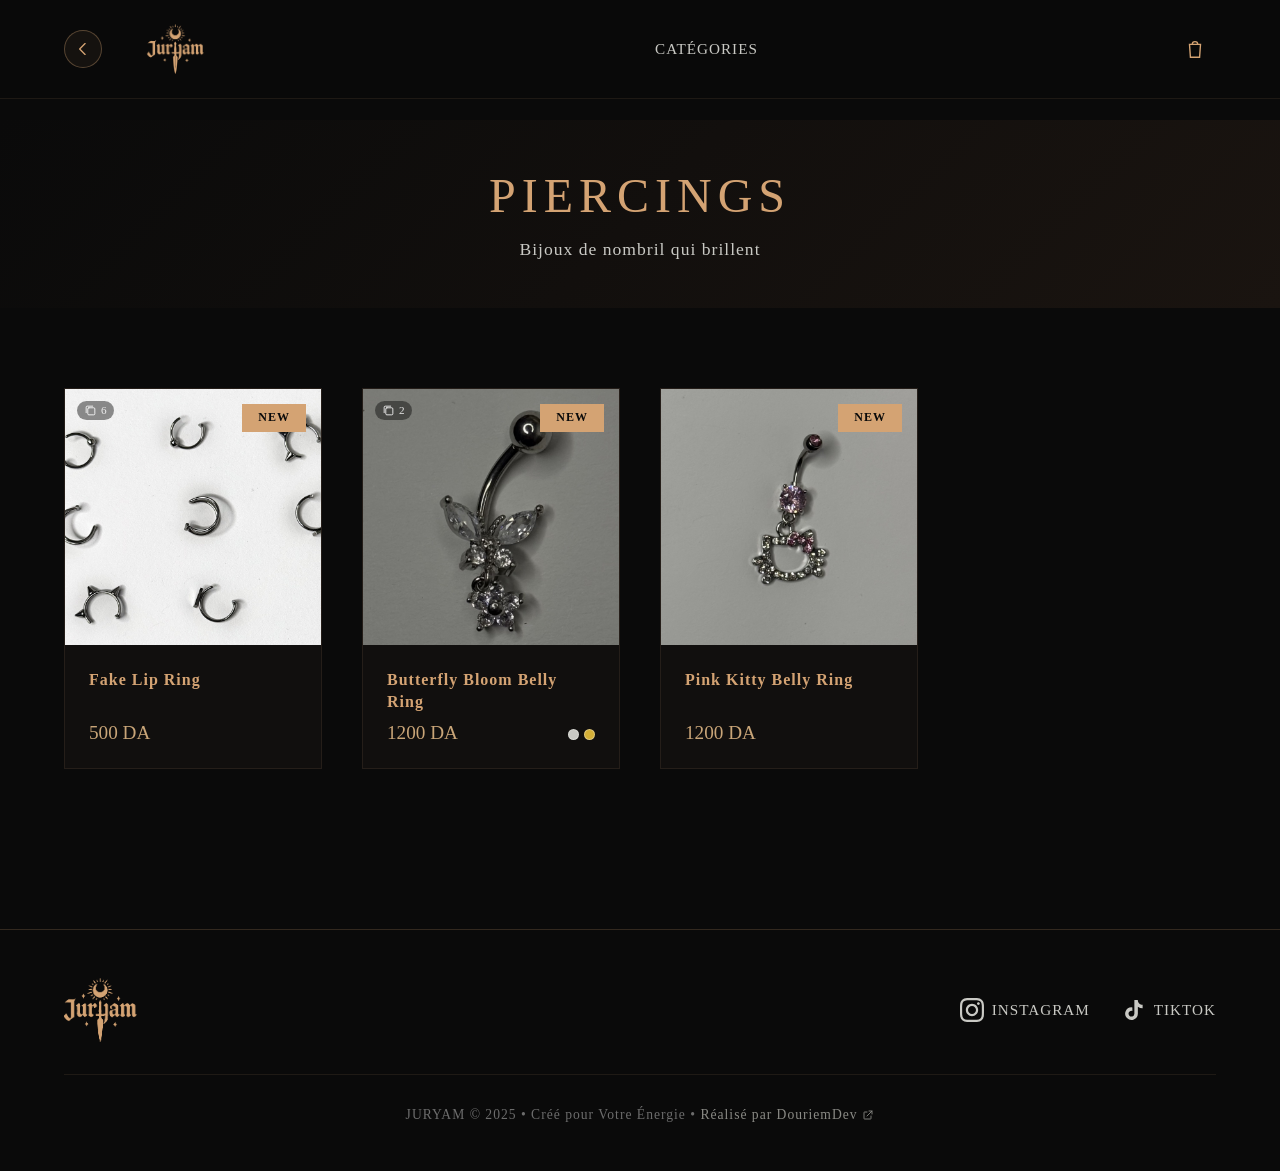
<file: piercings.html>
<!DOCTYPE html>
<html lang="en">
<head>
    <meta charset="UTF-8">
    <meta name="viewport" content="width=device-width, initial-scale=1.0">
    <title>Piercings - JURYAM</title>
    <link rel="icon" type="image/png" href="assets/favicon.png">
    <link rel="apple-touch-icon" href="assets/apple-touch-icon.png">
    <meta name="theme-color" content="#0a0a0a">
    <meta name="description" content="Bijoux faits avec amour, créés pour votre énergie. Livraison partout en Algérie.">
    <meta property="og:type" content="website">
    <meta property="og:site_name" content="JURYAM">
    <meta property="og:title" content="Piercings · JURYAM">
    <meta property="og:description" content="Bijoux faits avec amour, créés pour votre énergie. Livraison partout en Algérie.">
    <meta property="og:url" content="https://juryam.com/piercings.html">
    <meta property="og:image" content="https://juryam.com/assets/og-image.jpg">
    <meta property="og:image:width" content="1200">
    <meta property="og:image:height" content="630">
    <meta property="og:image:alt" content="JURYAM logo over a collage of silver rings, earrings and necklaces">
    <meta name="twitter:card" content="summary_large_image">
    <meta name="twitter:image" content="https://juryam.com/assets/og-image.jpg">
    <style>
        * {
            margin: 0;
            padding: 0;
            box-sizing: border-box;
        }

        body {
            font-family: 'Georgia', serif;
            background: #0a0a0a;
            color: #f5f5f0;
            overflow-x: hidden;
        }

        /* Navigation */
        nav {
            position: fixed;
            top: 0;
            width: 100%;
            display: flex;
            justify-content: space-between;
            align-items: center;
            padding: 1.5rem 4rem;
            background: rgba(10, 10, 10, 0.95);
            backdrop-filter: blur(10px);
            z-index: 1000;
            border-bottom: 1px solid rgba(212, 163, 115, 0.1);
        }

        .logo {
            display: flex;
            align-items: center;
            gap: 0.8rem;
            text-decoration: none;
        }

        .logo img {
            height: 50px;
            width: auto;
            transition: transform 0.3s;
        }

        .logo:hover img {
            transform: scale(1.05);
        }

        .nav-links {
            display: flex;
            gap: 2.5rem;
            list-style: none;
        }

        .nav-links a {
            color: #c9c9c4;
            text-decoration: none;
            font-size: 0.95rem;
            letter-spacing: 1px;
            transition: color 0.3s;
            position: relative;
            display: inline-block;
        }

        .nav-links a::after {
            content: '';
            position: absolute;
            bottom: -5px;
            left: 0;
            right: 0;
            width: 0;
            height: 1px;
            background: #d4a373;
            transition: width 0.3s;
            margin: 0 auto;
        }

        .nav-links a:hover {
            color: #d4a373;
        }

        .nav-links a:hover::after {
            width: 100%;
        }

        .cart-icon {
            display: flex;
            align-items: center;
            gap: 0.4rem;
            padding: 0.4rem 0.6rem;
            border-radius: 999px;
            transition: transform .25s ease, color .25s ease, background .25s ease;
            cursor: pointer;
            color: #d4a373;
            position: relative;
        }

        .cart-icon:hover {
            transform: translateY(-2px) scale(1.03);
            background: rgba(212, 163, 115, 0.08);
        }

        .cart-svg {
            width: 22px;
            height: 22px;
            stroke-width: 1.5;
        }

        .cart-count {
            position: absolute;
            top: -8px;
            right: -8px;
            background: #d4a373;
            color: #0a0a0a;
            font-size: 0.7rem;
            padding: 2px 6px;
            border-radius: 50%;
            font-weight: bold;
        }

        /* Cart Sidebar */
        .cart-sidebar {
            position: fixed;
            left: -400px;
            top: 0;
            width: 400px;
            height: 100vh;
            background: rgba(10, 10, 10, 0.98);
            backdrop-filter: blur(20px);
            z-index: 2000;
            transition: left 0.4s cubic-bezier(0.68, -0.55, 0.265, 1.55);
            border-right: 1px solid rgba(212, 163, 115, 0.2);
            display: flex;
            flex-direction: column;
        }

        .cart-sidebar.active {
            left: 0;
        }

        .cart-overlay {
            position: fixed;
            top: 0;
            left: 0;
            width: 100%;
            height: 100vh;
            background: rgba(0, 0, 0, 0.7);
            z-index: 1999;
            opacity: 0;
            pointer-events: none;
            transition: opacity 0.3s;
        }

        .cart-overlay.active {
            opacity: 1;
            pointer-events: all;
        }

        .cart-header {
            padding: 2rem;
            border-bottom: 1px solid rgba(212, 163, 115, 0.1);
            display: flex;
            justify-content: space-between;
            align-items: center;
        }

        .cart-header h2 {
            color: #d4a373;
            font-size: 1.5rem;
            font-weight: 300;
            letter-spacing: 2px;
        }

        .close-cart {
            background: none;
            border: none;
            color: #d4a373;
            cursor: pointer;
            transition: transform 0.3s;
        }

        .close-cart:hover {
            transform: rotate(90deg);
        }

        .close-svg {
            width: 20px;
            height: 20px;
            stroke-width: 1.6;
        }

        .cart-items {
            flex: 1;
            overflow-y: auto;
            padding: 1.5rem;
        }

        .empty-cart {
            text-align: center;
            padding: 3rem 2rem;
            color: #c9c9c4;
        }

        .cart-item {
            display: flex;
            gap: 1rem;
            margin-bottom: 1.5rem;
            padding-bottom: 1.5rem;
            border-bottom: 1px solid rgba(212, 163, 115, 0.1);
        }

        .cart-item-image {
            width: 80px;
            height: 80px;
            object-fit: cover;
            border: 1px solid rgba(212, 163, 115, 0.2);
        }

        .cart-item-details {
            flex: 1;
        }

        .cart-item-name {
            color: #d4a373;
            font-size: 1rem;
            margin-bottom: 0.5rem;
        }

        .cart-item-price {
            color: #c9c9c4;
            font-size: 0.9rem;
        }

        .remove-item {
            background: none;
            border: none;
            color: #c9c9c4;
            cursor: pointer;
            font-size: 0.8rem;
            margin-top: 0.5rem;
            transition: color 0.3s;
        }

        .remove-item:hover {
            color: #d4a373;
        }

        .cart-footer {
            padding: 1.5rem 2rem;
            border-top: 1px solid rgba(212, 163, 115, 0.2);
        }

        .cart-subtotal {
            display: flex;
            justify-content: space-between;
            margin-bottom: 1rem;
            font-size: 1.2rem;
            color: #d4a373;
        }

        .cart-info {
            text-align: center;
            color: #c9c9c4;
            font-size: 0.9rem;
            margin-top: 1rem;
            line-height: 1.6;
        }

        /* Page Header */
        .page-header {
            margin-top: 120px;
            padding: 3rem 4rem;
            text-align: center;
            background: linear-gradient(135deg, #0a0a0a 0%, #1a1410 100%);
        }

        .page-header h1 {
            font-size: 3rem;
            font-weight: 300;
            letter-spacing: 6px;
            color: #d4a373;
            margin-bottom: 1rem;
        }

        .page-header p {
            color: #c9c9c4;
            font-size: 1.1rem;
            letter-spacing: 1px;
        }

        /* Products Grid */
        .products-section {
            padding: 5rem 4rem;
            background: #0a0a0a;
        }

        .products-grid {
            display: grid;
            grid-template-columns: repeat(4, 1fr);
            gap: 2.5rem;
        }

        .product-card {
            background: rgba(212, 163, 115, 0.03);
            border: 1px solid rgba(212, 163, 115, 0.1);
            overflow: hidden;
            transition: all 0.4s;
            cursor: pointer;
            opacity: 0;
            transform: translateY(30px);
        }

        .product-card.visible {
            opacity: 1;
            transform: translateY(0);
        }

        .product-card:hover {
            border-color: rgba(212, 163, 115, 0.3);
            transform: translateY(-10px);
            box-shadow: 0 10px 40px rgba(212, 163, 115, 0.2);
        }

        .product-image-container {
            position: relative;
            width: 100%;
            aspect-ratio: 1;
            overflow: hidden;
        }

        .product-image {
            width: 100%;
            height: 100%;
            object-fit: cover;
            transition: transform 0.6s;
        }

        .product-card:hover .product-image {
            transform: scale(1.15) rotate(2deg);
        }

        .product-badge {
            position: absolute;
            top: 15px;
            right: 15px;
            padding: 0.4rem 1rem;
            background: #d4a373;
            color: #0a0a0a;
            font-size: 0.75rem;
            letter-spacing: 1px;
            font-weight: bold;
        }

        .quick-add {
            position: absolute;
            bottom: -50px;
            left: 50%;
            transform: translateX(-50%);
            padding: 0.8rem 2rem;
            background: #d4a373;
            color: #0a0a0a;
            border: none;
            font-size: 0.85rem;
            letter-spacing: 1px;
            cursor: pointer;
            transition: all 0.4s;
            font-family: 'Georgia', serif;
            white-space: nowrap;
        }

        .product-card:hover .quick-add {
            bottom: 20px;
        }

        .quick-add:hover {
            background: #c9a578;
        }

        .product-info {
            padding: 1.5rem;
        }

        .product-name {
            color: #d4a373;
            font-size: 1rem;
            letter-spacing: 1px;
            margin-bottom: 0.5rem;
            line-height: 1.4;
            min-height: 2.8rem;
        }

        .product-price {
            color: #c9a578;
            font-size: 1.2rem;
            font-weight: 300;
        }

        /* Footer */
        footer {
            background: #0a0a0a;
            border-top: 1px solid rgba(212, 163, 115, 0.2);
            padding: 3rem 4rem;
            margin-top: 5rem;
        }

        .footer-content {
            max-width: 1200px;
            margin: 0 auto;
            display: flex;
            justify-content: space-between;
            align-items: center;
        }

        .footer-logo {
            display: flex;
            align-items: center;
            gap: 0.8rem;
            font-size: 1.5rem;
            font-weight: 300;
            letter-spacing: 3px;
            color: #d4a373;
        }

        .footer-logo img {
            height: 64px;
            width: auto;
            display: block;
        }

        .social-links {
            display: flex;
            gap: 2rem;
            align-items: center;
        }

        .social-link {
            display: flex;
            align-items: center;
            gap: 0.5rem;
            color: #c9c9c4;
            text-decoration: none;
            font-size: 0.95rem;
            letter-spacing: 1px;
            transition: all 0.3s;
        }

        .social-link:hover {
            color: #d4a373;
            transform: translateY(-3px);
        }

        .social-icon {
            width: 24px;
            height: 24px;
            fill: currentColor;
        }

        .footer-tagline {
            text-align: center;
            color: #6c6c6c;
            font-size: 0.85rem;
            letter-spacing: 1px;
            margin-top: 2rem;
            padding-top: 2rem;
            border-top: 1px solid rgba(212, 163, 115, 0.1);
        }

        /* Responsive */
        @media (max-width: 1024px) {
            .products-grid {
                grid-template-columns: repeat(3, 1fr);
            }
        }

        @media (max-width: 768px) {
            nav {
                padding: 1rem 1.5rem;
            }
            .logo img {
                height: 40px;
            }
            .nav-links {
                display: none;
            }
            .cart-sidebar {
                width: 100%;
                left: -100%;
            }
            .page-header {
                padding: 2rem 1.5rem;
                margin-top: 80px;
            }
            .page-header h1 {
                font-size: 2rem;
            }
            .products-section {
                padding: 3rem 1.5rem;
            }
            .products-grid {
                grid-template-columns: repeat(2, 1fr);
                gap: 1.5rem;
            }
            footer {
                padding: 2rem 1.5rem;
            }
            .footer-content {
                flex-direction: column;
                gap: 2rem;
                text-align: center;
            }
            .social-links {
                flex-direction: column;
                gap: 1rem;
            }
        }

        @media (max-width: 480px) {
            .products-grid {
                grid-template-columns: 1fr;
            }
        }
    </style>
    <link rel="stylesheet" href="css/products.css">
    <link rel="stylesheet" href="css/mobile.css">
    <link rel="stylesheet" href="css/back-nav.css">
    <link rel="stylesheet" href="css/page-menu.css">
</head>
<body>
    <!-- Cart Overlay -->
    <div class="cart-overlay" onclick="toggleCart()"></div>

    <!-- Cart Sidebar -->
    <div class="cart-sidebar" id="cartSidebar">
        <div class="cart-header">
            <h2 data-i18n="cartTitle">YOUR CART</h2>
            <button class="close-cart" onclick="toggleCart()" aria-label="Close cart">
                <svg class="close-svg" viewBox="0 0 24 24" fill="none" stroke="currentColor" aria-hidden="true">
                    <path d="M18 6L6 18"></path>
                    <path d="M6 6l12 12"></path>
                </svg>
            </button>
        </div>
        <div class="cart-items" id="cartItems">
            <div class="empty-cart">
                <p data-i18n="emptyCart">Your cart is empty</p>
                <p style="margin-top: 1rem; font-size: 0.9rem;" data-i18n="emptyCartSub">Start adding some magic ✨</p>
            </div>
        </div>
        <div class="cart-footer">
            <div class="cart-subtotal">
                <span data-i18n="subtotal">SUBTOTAL</span>
                <span id="cartSubtotal">0 DA</span>
            </div>
            <button class="btn-checkout" onclick="openCheckout()" data-i18n="checkout">CHECKOUT</button>
        </div>
    </div>

    <!-- Navigation -->
    <nav>
        <a href="index.html" class="logo">
            <img src="assets/desktop.png" alt="Juryam">
        </a>
        <ul class="nav-links">
            <li><a href="index.html#categories" data-i18n="navCategories">CATEGORIES</a></li>
        </ul>
        <div class="cart-icon" onclick="toggleCart()" role="button" aria-label="Open cart" tabindex="0">
            <svg class="cart-svg" viewBox="0 0 24 24" fill="none" stroke="currentColor" aria-hidden="true">
                <path d="M6 7h12l-1 14H7z"></path>
                <path d="M9 7a3 3 0 0 1 6 0"></path>
            </svg>
            <span class="cart-count" id="cartCount" style="display: none;">0</span>
        </div>
    </nav>

    <!-- Page Header -->
    <section class="page-header">
        <h1 data-i18n="catPiercings">PIERCINGS</h1>
        <p data-i18n="subPiercings"></p>
    </section>

    <!-- Products Section -->
    <section class="products-section">
        <div class="products-grid" id="productsGrid">
            <!-- Products will be loaded here by JavaScript -->
        </div>
    </section>

    <!-- Footer -->
    <footer>
        <div class="footer-content">
            <a href="index.html" class="footer-logo">
                <img src="assets/juryam-logo-mark.png" alt="Juryam">
            </a>
            <div class="social-links">
                <a href="https://www.instagram.com/juryamstore?mdxt=MWg5dXVvbDdsbjN1cw==" target="_blank" rel="noopener" class="social-link">
                    <svg class="social-icon" viewBox="0 0 24 24" xmlns="http://www.w3.org/2000/svg">
                        <path d="M12 2.163c3.204 0 3.584.012 4.85.07 3.252.148 4.771 1.691 4.919 4.919.058 1.265.069 1.645.069 4.849 0 3.205-.012 3.584-.069 4.849-.149 3.225-1.664 4.771-4.919 4.919-1.266.058-1.644.07-4.85.07-3.204 0-3.584-.012-4.849-.07-3.26-.149-4.771-1.699-4.919-4.92-.058-1.265-.07-1.644-.07-4.849 0-3.204.013-3.583.07-4.849.149-3.227 1.664-4.771 4.919-4.919 1.266-.057 1.645-.069 4.849-.069zm0-2.163c-3.259 0-3.667.014-4.947.072-4.358.2-6.78 2.618-6.98 6.98-.059 1.281-.073 1.689-.073 4.948 0 3.259.014 3.668.072 4.948.2 4.358 2.618 6.78 6.98 6.98 1.281.058 1.689.072 4.948.072 3.259 0 3.668-.014 4.948-.072 4.354-.2 6.782-2.618 6.979-6.98.059-1.28.073-1.689.073-4.948 0-3.259-.014-3.667-.072-4.947-.196-4.354-2.617-6.78-6.979-6.98-1.281-.059-1.69-.073-4.949-.073zm0 5.838c-3.403 0-6.162 2.759-6.162 6.162s2.759 6.163 6.162 6.163 6.162-2.759 6.162-6.163c0-3.403-2.759-6.162-6.162-6.162zm0 10.162c-2.209 0-4-1.79-4-4 0-2.209 1.791-4 4-4s4 1.791 4 4c0 2.21-1.791 4-4 4zm6.406-11.845c-.796 0-1.441.645-1.441 1.44s.645 1.44 1.441 1.44c.795 0 1.439-.645 1.439-1.44s-.644-1.44-1.439-1.44z"/>
                    </svg>
                    INSTAGRAM
                </a>
                <a href="https://www.tiktok.com/@juryamstore" target="_blank" class="social-link">
                    <svg class="social-icon" viewBox="0 0 24 24" xmlns="http://www.w3.org/2000/svg">
                        <path d="M19.59 6.69a4.83 4.83 0 0 1-3.77-4.25V2h-3.45v13.67a2.89 2.89 0 0 1-5.2 1.74 2.89 2.89 0 0 1 2.31-4.64 2.93 2.93 0 0 1 .88.13V9.4a6.84 6.84 0 0 0-1-.05A6.33 6.33 0 0 0 5 20.1a6.34 6.34 0 0 0 10.86-4.43v-7a8.16 8.16 0 0 0 4.77 1.52v-3.4a4.85 4.85 0 0 1-1-.1z"/>
                    </svg>
                    TIKTOK
                </a>
            </div>
        </div>
        <p class="footer-tagline"><span data-i18n="footerTagline">JURYAM © 2025 • Curated for Your Energy</span> •
            <a href="https://douriem.github.io/douriem-portfolio/" target="_blank" rel="noopener" class="footer-credit">
                <span data-i18n="footerCredit">Made by DouriemDev</span>
                <svg viewBox="0 0 24 24" fill="none" stroke="currentColor" stroke-width="1.8" stroke-linecap="round" stroke-linejoin="round" aria-hidden="true"><path d="M14 4h6v6"/><path d="M20 4 10 14"/><path d="M18 14v5a1 1 0 0 1-1 1H5a1 1 0 0 1-1-1V7a1 1 0 0 1 1-1h5"/></svg>
            </a>
        </p>
    </footer>

    <script src="js/config.js"></script>
    <script src="js/i18n.js?v=20261137"></script>
    <script src="js/data.js?v=20261125"></script>
    <script src="js/delivery-rates.js"></script>
    <script src="js/cart.js?v=20261130"></script>
    <script src="js/ui.js?v=20261133"></script>
    <script src="js/checkout.js?v=20261128"></script>
    <script src="js/products.js?v=20261127"></script>
    <script src="js/back-nav.js"></script>
    <script src="js/page-menu.js?v=20261127"></script>
    <script>loadProducts('piercings');</script>
</body>
</html>
</file>
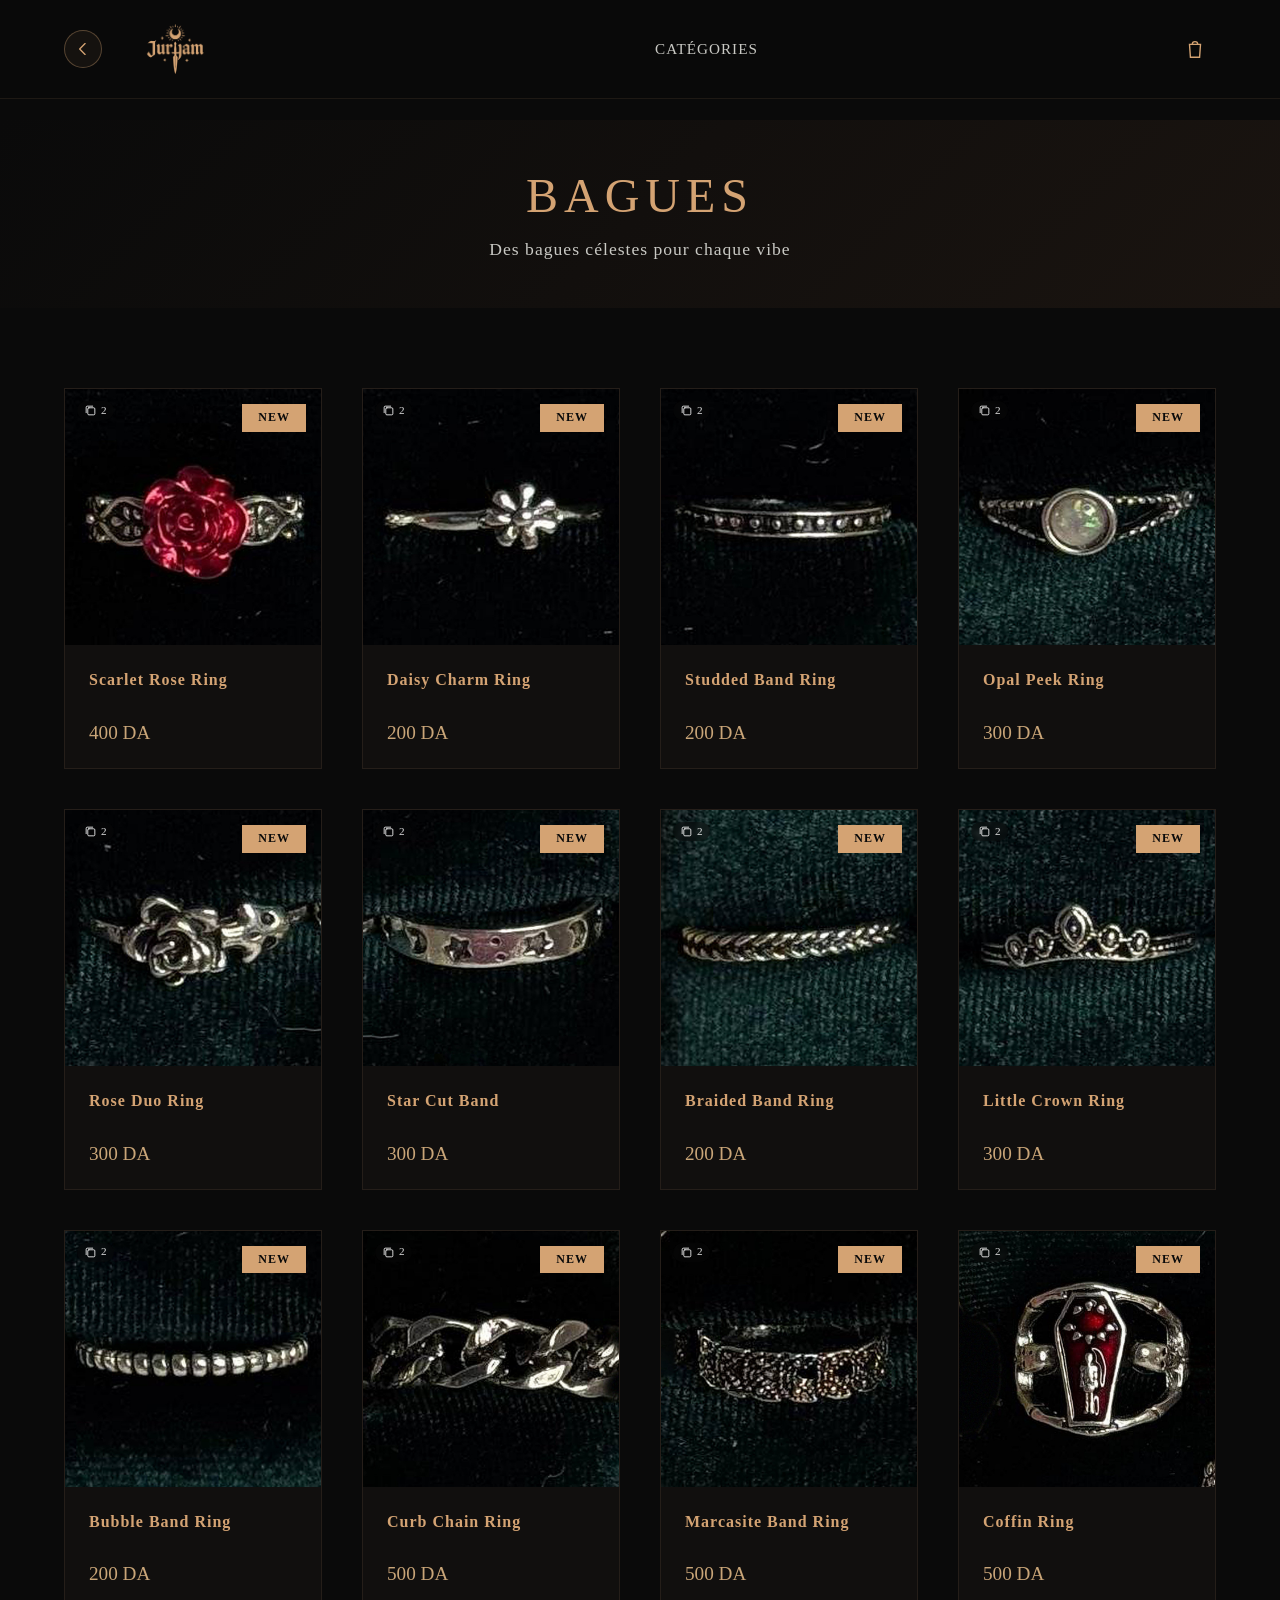
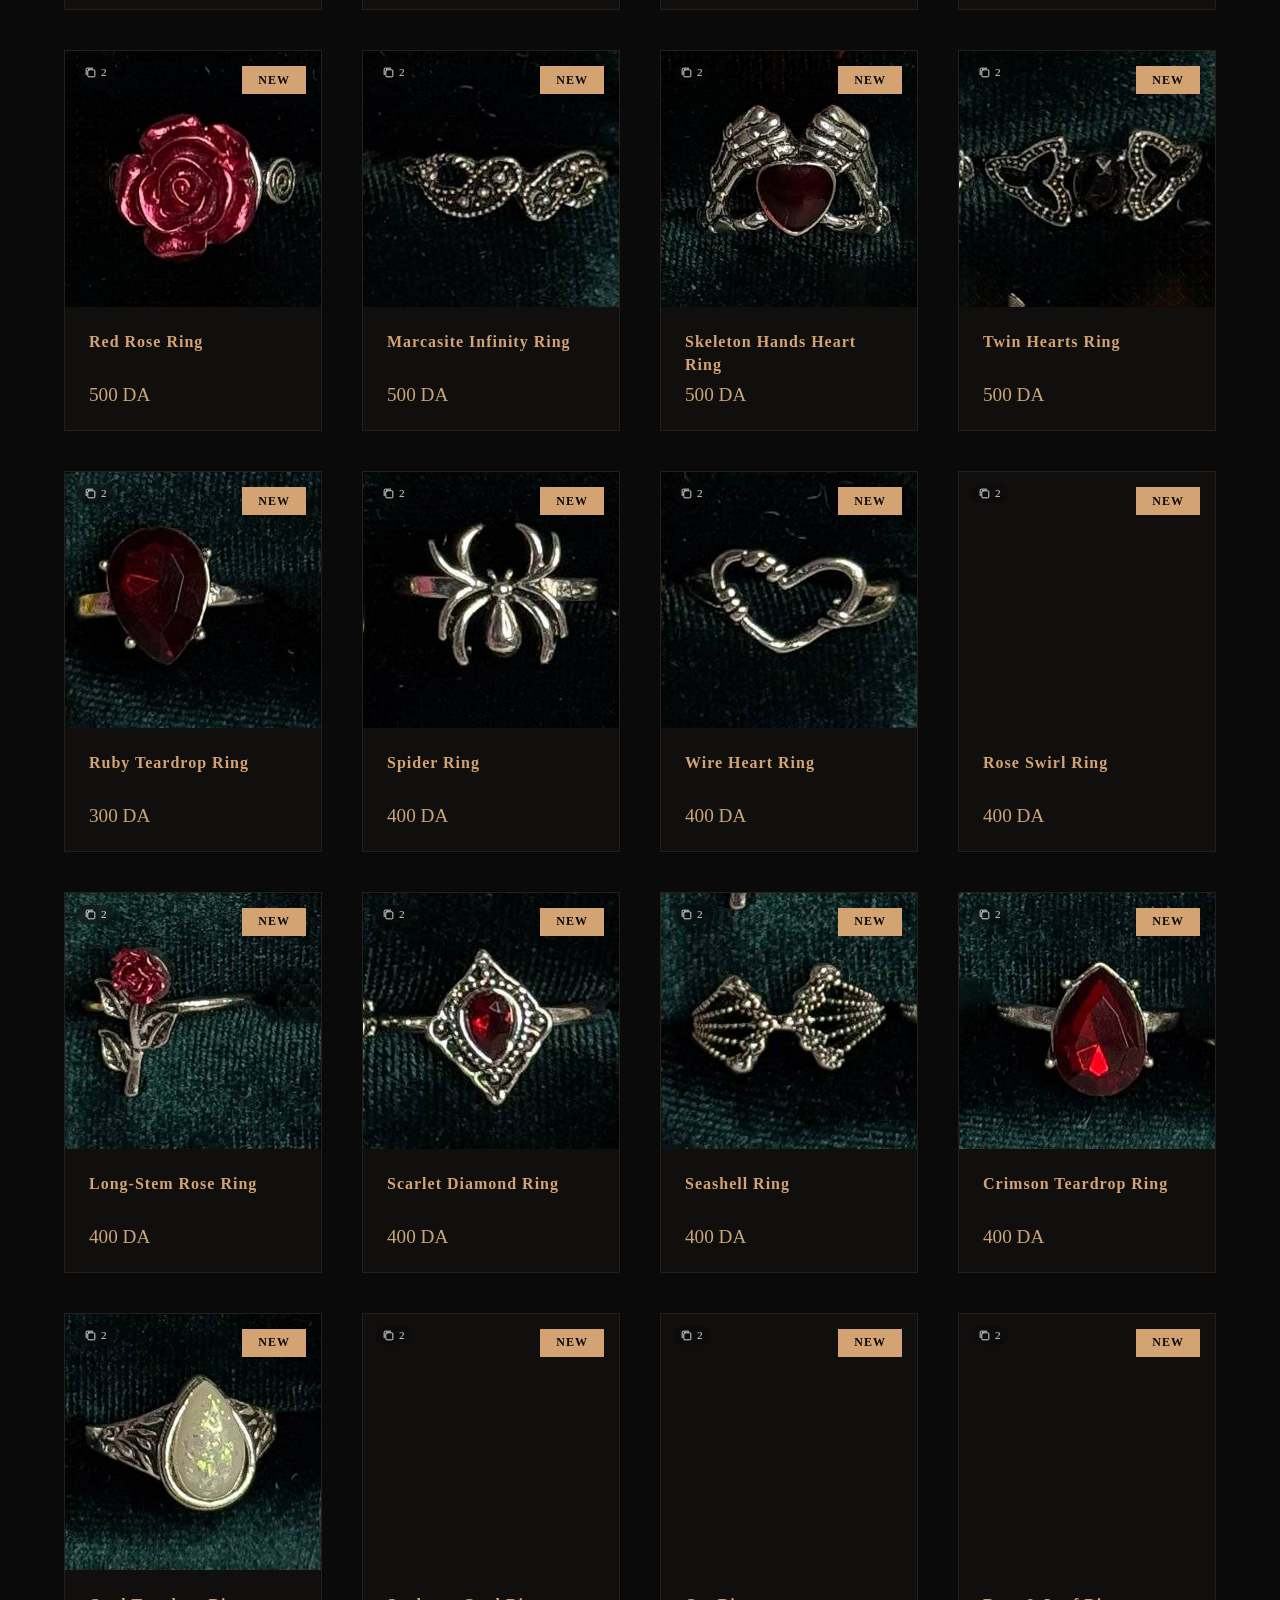
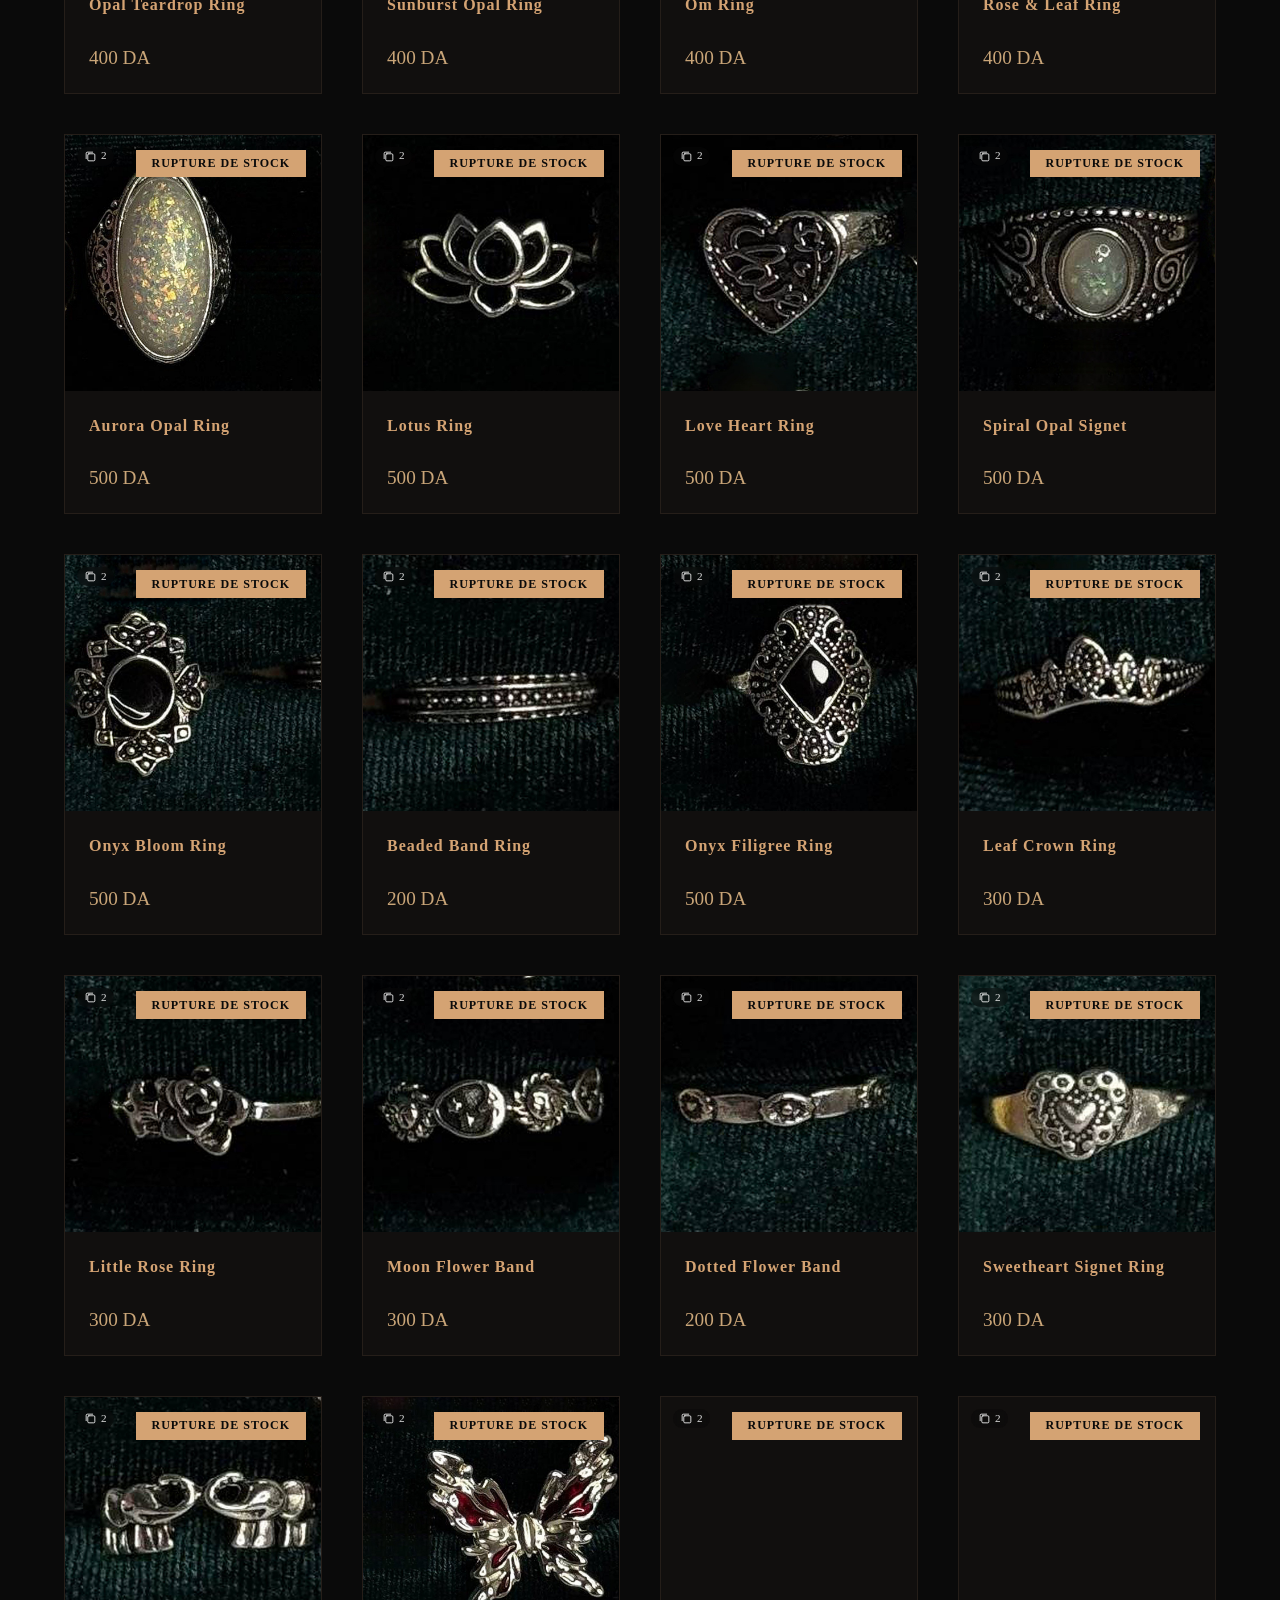
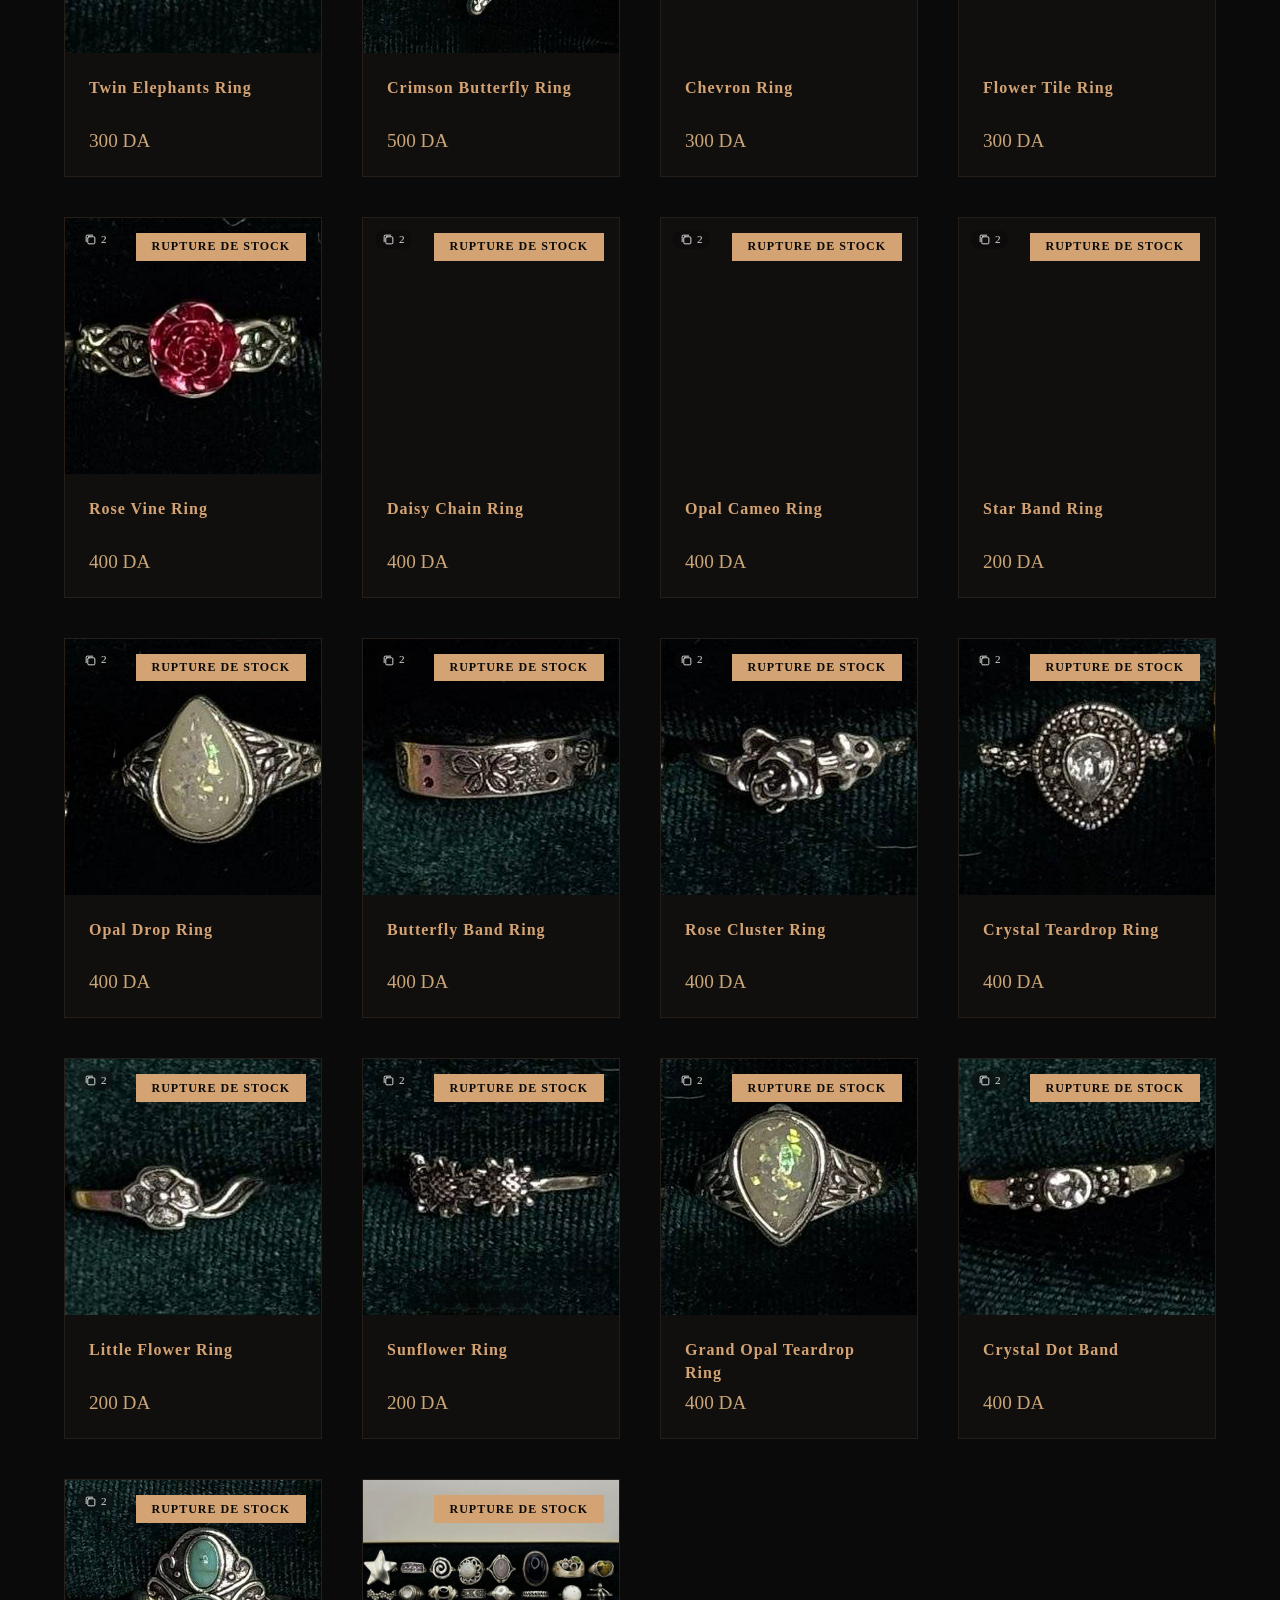
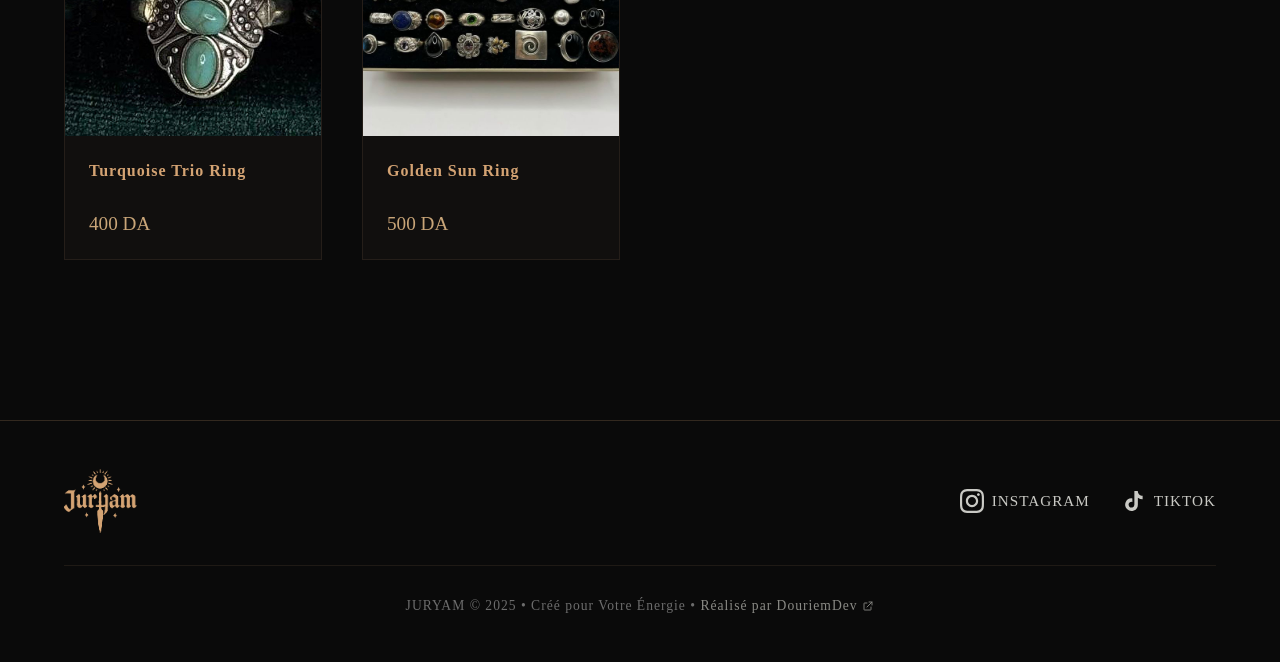
<file: rings.html>
<!DOCTYPE html>
<html lang="en">
<head>
    <meta charset="UTF-8">
    <meta name="viewport" content="width=device-width, initial-scale=1.0">
    <title>Rings - JURYAM</title>
    <link rel="icon" type="image/png" href="assets/favicon.png">
    <link rel="apple-touch-icon" href="assets/apple-touch-icon.png">
    <meta name="theme-color" content="#0a0a0a">
    <meta name="description" content="Bijoux faits avec amour, créés pour votre énergie. Livraison partout en Algérie.">
    <meta property="og:type" content="website">
    <meta property="og:site_name" content="JURYAM">
    <meta property="og:title" content="Bagues · JURYAM">
    <meta property="og:description" content="Bijoux faits avec amour, créés pour votre énergie. Livraison partout en Algérie.">
    <meta property="og:url" content="https://juryam.com/rings.html">
    <meta property="og:image" content="https://juryam.com/assets/og-image.jpg">
    <meta property="og:image:width" content="1200">
    <meta property="og:image:height" content="630">
    <meta property="og:image:alt" content="JURYAM logo over a collage of silver rings, earrings and necklaces">
    <meta name="twitter:card" content="summary_large_image">
    <meta name="twitter:image" content="https://juryam.com/assets/og-image.jpg">
    <style>
        * {
            margin: 0;
            padding: 0;
            box-sizing: border-box;
        }

        body {
            font-family: 'Georgia', serif;
            background: #0a0a0a;
            color: #f5f5f0;
            overflow-x: hidden;
        }

        /* Navigation */
        nav {
            position: fixed;
            top: 0;
            width: 100%;
            display: flex;
            justify-content: space-between;
            align-items: center;
            padding: 1.5rem 4rem;
            background: rgba(10, 10, 10, 0.95);
            backdrop-filter: blur(10px);
            z-index: 1000;
            border-bottom: 1px solid rgba(212, 163, 115, 0.1);
        }

        .logo {
            display: flex;
            align-items: center;
            gap: 0.8rem;
            text-decoration: none;
        }

        .logo img {
            height: 50px;
            width: auto;
            transition: transform 0.3s;
        }

        .logo:hover img {
            transform: scale(1.05);
        }

        .nav-links {
            display: flex;
            gap: 2.5rem;
            list-style: none;
        }

        .nav-links a {
            color: #c9c9c4;
            text-decoration: none;
            font-size: 0.95rem;
            letter-spacing: 1px;
            transition: color 0.3s;
            position: relative;
            display: inline-block;
        }

        .nav-links a::after {
            content: '';
            position: absolute;
            bottom: -5px;
            left: 0;
            right: 0;
            width: 0;
            height: 1px;
            background: #d4a373;
            transition: width 0.3s;
            margin: 0 auto;
        }

        .nav-links a:hover {
            color: #d4a373;
        }

        .nav-links a:hover::after {
            width: 100%;
        }

        .cart-icon {
            display: flex;
            align-items: center;
            gap: 0.4rem;
            padding: 0.4rem 0.6rem;
            border-radius: 999px;
            transition: transform .25s ease, color .25s ease, background .25s ease;
            cursor: pointer;
            color: #d4a373;
            position: relative;
        }

        .cart-icon:hover {
            transform: translateY(-2px) scale(1.03);
            background: rgba(212, 163, 115, 0.08);
        }

        .cart-svg {
            width: 22px;
            height: 22px;
            stroke-width: 1.5;
        }

        .cart-count {
            position: absolute;
            top: -8px;
            right: -8px;
            background: #d4a373;
            color: #0a0a0a;
            font-size: 0.7rem;
            padding: 2px 6px;
            border-radius: 50%;
            font-weight: bold;
        }

        /* Cart Sidebar */
        .cart-sidebar {
            position: fixed;
            left: -400px;
            top: 0;
            width: 400px;
            height: 100vh;
            background: rgba(10, 10, 10, 0.98);
            backdrop-filter: blur(20px);
            z-index: 2000;
            transition: left 0.4s cubic-bezier(0.68, -0.55, 0.265, 1.55);
            border-right: 1px solid rgba(212, 163, 115, 0.2);
            display: flex;
            flex-direction: column;
        }

        .cart-sidebar.active {
            left: 0;
        }

        .cart-overlay {
            position: fixed;
            top: 0;
            left: 0;
            width: 100%;
            height: 100vh;
            background: rgba(0, 0, 0, 0.7);
            z-index: 1999;
            opacity: 0;
            pointer-events: none;
            transition: opacity 0.3s;
        }

        .cart-overlay.active {
            opacity: 1;
            pointer-events: all;
        }

        .cart-header {
            padding: 2rem;
            border-bottom: 1px solid rgba(212, 163, 115, 0.1);
            display: flex;
            justify-content: space-between;
            align-items: center;
        }

        .cart-header h2 {
            color: #d4a373;
            font-size: 1.5rem;
            font-weight: 300;
            letter-spacing: 2px;
        }

        .close-cart {
            background: none;
            border: none;
            color: #d4a373;
            cursor: pointer;
            transition: transform 0.3s;
        }

        .close-cart:hover {
            transform: rotate(90deg);
        }

        .close-svg {
            width: 20px;
            height: 20px;
            stroke-width: 1.6;
        }

        .cart-items {
            flex: 1;
            overflow-y: auto;
            padding: 1.5rem;
        }

        .empty-cart {
            text-align: center;
            padding: 3rem 2rem;
            color: #c9c9c4;
        }

        .cart-item {
            display: flex;
            gap: 1rem;
            margin-bottom: 1.5rem;
            padding-bottom: 1.5rem;
            border-bottom: 1px solid rgba(212, 163, 115, 0.1);
        }

        .cart-item-image {
            width: 80px;
            height: 80px;
            object-fit: cover;
            border: 1px solid rgba(212, 163, 115, 0.2);
        }

        .cart-item-details {
            flex: 1;
        }

        .cart-item-name {
            color: #d4a373;
            font-size: 1rem;
            margin-bottom: 0.5rem;
        }

        .cart-item-price {
            color: #c9c9c4;
            font-size: 0.9rem;
        }

        .remove-item {
            background: none;
            border: none;
            color: #c9c9c4;
            cursor: pointer;
            font-size: 0.8rem;
            margin-top: 0.5rem;
            transition: color 0.3s;
        }

        .remove-item:hover {
            color: #d4a373;
        }

        .cart-footer {
            padding: 1.5rem 2rem;
            border-top: 1px solid rgba(212, 163, 115, 0.2);
        }

        .cart-subtotal {
            display: flex;
            justify-content: space-between;
            margin-bottom: 1rem;
            font-size: 1.2rem;
            color: #d4a373;
        }

        .cart-info {
            text-align: center;
            color: #c9c9c4;
            font-size: 0.9rem;
            margin-top: 1rem;
            line-height: 1.6;
        }

        /* Page Header */
        .page-header {
            margin-top: 120px;
            padding: 3rem 4rem;
            text-align: center;
            background: linear-gradient(135deg, #0a0a0a 0%, #1a1410 100%);
        }

        .page-header h1 {
            font-size: 3rem;
            font-weight: 300;
            letter-spacing: 6px;
            color: #d4a373;
            margin-bottom: 1rem;
        }

        .page-header p {
            color: #c9c9c4;
            font-size: 1.1rem;
            letter-spacing: 1px;
        }

        /* Products Grid */
        .products-section {
            padding: 5rem 4rem;
            background: #0a0a0a;
        }

        .products-grid {
            display: grid;
            grid-template-columns: repeat(4, 1fr);
            gap: 2.5rem;
        }

        .product-card {
            background: rgba(212, 163, 115, 0.03);
            border: 1px solid rgba(212, 163, 115, 0.1);
            overflow: hidden;
            transition: all 0.4s;
            cursor: pointer;
            opacity: 0;
            transform: translateY(30px);
        }

        .product-card.visible {
            opacity: 1;
            transform: translateY(0);
        }

        .product-card:hover {
            border-color: rgba(212, 163, 115, 0.3);
            transform: translateY(-10px);
            box-shadow: 0 10px 40px rgba(212, 163, 115, 0.2);
        }

        .product-image-container {
            position: relative;
            width: 100%;
            aspect-ratio: 1;
            overflow: hidden;
        }

        .product-image {
            width: 100%;
            height: 100%;
            object-fit: cover;
            transition: transform 0.6s;
        }

        .product-card:hover .product-image {
            transform: scale(1.15) rotate(2deg);
        }

        .product-badge {
            position: absolute;
            top: 15px;
            right: 15px;
            padding: 0.4rem 1rem;
            background: #d4a373;
            color: #0a0a0a;
            font-size: 0.75rem;
            letter-spacing: 1px;
            font-weight: bold;
        }

        .quick-add {
            position: absolute;
            bottom: -50px;
            left: 50%;
            transform: translateX(-50%);
            padding: 0.8rem 2rem;
            background: #d4a373;
            color: #0a0a0a;
            border: none;
            font-size: 0.85rem;
            letter-spacing: 1px;
            cursor: pointer;
            transition: all 0.4s;
            font-family: 'Georgia', serif;
            white-space: nowrap;
        }

        .product-card:hover .quick-add {
            bottom: 20px;
        }

        .quick-add:hover {
            background: #c9a578;
        }

        .product-info {
            padding: 1.5rem;
        }

        .product-name {
            color: #d4a373;
            font-size: 1rem;
            letter-spacing: 1px;
            margin-bottom: 0.5rem;
            line-height: 1.4;
            min-height: 2.8rem;
        }

        .product-price {
            color: #c9a578;
            font-size: 1.2rem;
            font-weight: 300;
        }

        /* Footer */
        footer {
            background: #0a0a0a;
            border-top: 1px solid rgba(212, 163, 115, 0.2);
            padding: 3rem 4rem;
            margin-top: 5rem;
        }

        .footer-content {
            max-width: 1200px;
            margin: 0 auto;
            display: flex;
            justify-content: space-between;
            align-items: center;
        }

        .footer-logo {
            display: flex;
            align-items: center;
            gap: 0.8rem;
            font-size: 1.5rem;
            font-weight: 300;
            letter-spacing: 3px;
            color: #d4a373;
        }

        .footer-logo img {
            height: 64px;
            width: auto;
            display: block;
        }

        .social-links {
            display: flex;
            gap: 2rem;
            align-items: center;
        }

        .social-link {
            display: flex;
            align-items: center;
            gap: 0.5rem;
            color: #c9c9c4;
            text-decoration: none;
            font-size: 0.95rem;
            letter-spacing: 1px;
            transition: all 0.3s;
        }

        .social-link:hover {
            color: #d4a373;
            transform: translateY(-3px);
        }

        .social-icon {
            width: 24px;
            height: 24px;
            fill: currentColor;
        }

        .footer-tagline {
            text-align: center;
            color: #6c6c6c;
            font-size: 0.85rem;
            letter-spacing: 1px;
            margin-top: 2rem;
            padding-top: 2rem;
            border-top: 1px solid rgba(212, 163, 115, 0.1);
        }

        /* Responsive */
        @media (max-width: 1024px) {
            .products-grid {
                grid-template-columns: repeat(3, 1fr);
            }
        }

        @media (max-width: 768px) {
            nav {
                padding: 1rem 1.5rem;
            }
            .logo img {
                height: 40px;
            }
            .nav-links {
                display: none;
            }
            .cart-sidebar {
                width: 100%;
                left: -100%;
            }
            .page-header {
                padding: 2rem 1.5rem;
                margin-top: 80px;
            }
            .page-header h1 {
                font-size: 2rem;
            }
            .products-section {
                padding: 3rem 1.5rem;
            }
            .products-grid {
                grid-template-columns: repeat(2, 1fr);
                gap: 1.5rem;
            }
            footer {
                padding: 2rem 1.5rem;
            }
            .footer-content {
                flex-direction: column;
                gap: 2rem;
                text-align: center;
            }
            .social-links {
                flex-direction: column;
                gap: 1rem;
            }
        }

        @media (max-width: 480px) {
            .products-grid {
                grid-template-columns: 1fr;
            }
        }
    </style>
    <link rel="stylesheet" href="css/products.css">
    <link rel="stylesheet" href="css/mobile.css">
    <link rel="stylesheet" href="css/back-nav.css">
    <link rel="stylesheet" href="css/page-menu.css">
</head>
<body>
    <!-- Cart Overlay -->
    <div class="cart-overlay" onclick="toggleCart()"></div>

    <!-- Cart Sidebar -->
    <div class="cart-sidebar" id="cartSidebar">
        <div class="cart-header">
            <h2 data-i18n="cartTitle">YOUR CART</h2>
            <button class="close-cart" onclick="toggleCart()" aria-label="Close cart">
                <svg class="close-svg" viewBox="0 0 24 24" fill="none" stroke="currentColor" aria-hidden="true">
                    <path d="M18 6L6 18"></path>
                    <path d="M6 6l12 12"></path>
                </svg>
            </button>
        </div>
        <div class="cart-items" id="cartItems">
            <div class="empty-cart">
                <p data-i18n="emptyCart">Your cart is empty</p>
                <p style="margin-top: 1rem; font-size: 0.9rem;" data-i18n="emptyCartSub">Start adding some magic ✨</p>
            </div>
        </div>
        <div class="cart-footer">
            <div class="cart-subtotal">
                <span data-i18n="subtotal">SUBTOTAL</span>
                <span id="cartSubtotal">0 DA</span>
            </div>
            <button class="btn-checkout" onclick="openCheckout()" data-i18n="checkout">CHECKOUT</button>
        </div>
    </div>

    <!-- Navigation -->
    <nav>
        <a href="index.html" class="logo">
            <img src="assets/desktop.png" alt="Juryam">
        </a>
        <ul class="nav-links">
            <li><a href="index.html#categories" data-i18n="navCategories">CATEGORIES</a></li>
        </ul>
        <div class="cart-icon" onclick="toggleCart()" role="button" aria-label="Open cart" tabindex="0">
            <svg class="cart-svg" viewBox="0 0 24 24" fill="none" stroke="currentColor" aria-hidden="true">
                <path d="M6 7h12l-1 14H7z"></path>
                <path d="M9 7a3 3 0 0 1 6 0"></path>
            </svg>
            <span class="cart-count" id="cartCount" style="display: none;">0</span>
        </div>
    </nav>

    <!-- Page Header -->
    <section class="page-header">
        <h1 data-i18n="catRings">RINGS</h1>
        <p data-i18n="subRings">Celestial rings for every vibe</p>
    </section>

    <!-- Products Section -->
    <section class="products-section">
        <div class="products-grid" id="productsGrid">
            <!-- Products will be loaded here by JavaScript -->
        </div>
    </section>

    <!-- Footer -->
    <footer>
        <div class="footer-content">
            <a href="index.html" class="footer-logo">
                <img src="assets/juryam-logo-mark.png" alt="Juryam">
            </a>
            <div class="social-links">
                <a href="https://www.instagram.com/juryamstore?mdxt=MWg5dXVvbDdsbjN1cw==" target="_blank" rel="noopener" class="social-link">
                    <svg class="social-icon" viewBox="0 0 24 24" xmlns="http://www.w3.org/2000/svg">
                        <path d="M12 2.163c3.204 0 3.584.012 4.85.07 3.252.148 4.771 1.691 4.919 4.919.058 1.265.069 1.645.069 4.849 0 3.205-.012 3.584-.069 4.849-.149 3.225-1.664 4.771-4.919 4.919-1.266.058-1.644.07-4.85.07-3.204 0-3.584-.012-4.849-.07-3.26-.149-4.771-1.699-4.919-4.92-.058-1.265-.07-1.644-.07-4.849 0-3.204.013-3.583.07-4.849.149-3.227 1.664-4.771 4.919-4.919 1.266-.057 1.645-.069 4.849-.069zm0-2.163c-3.259 0-3.667.014-4.947.072-4.358.2-6.78 2.618-6.98 6.98-.059 1.281-.073 1.689-.073 4.948 0 3.259.014 3.668.072 4.948.2 4.358 2.618 6.78 6.98 6.98 1.281.058 1.689.072 4.948.072 3.259 0 3.668-.014 4.948-.072 4.354-.2 6.782-2.618 6.979-6.98.059-1.28.073-1.689.073-4.948 0-3.259-.014-3.667-.072-4.947-.196-4.354-2.617-6.78-6.979-6.98-1.281-.059-1.69-.073-4.949-.073zm0 5.838c-3.403 0-6.162 2.759-6.162 6.162s2.759 6.163 6.162 6.163 6.162-2.759 6.162-6.163c0-3.403-2.759-6.162-6.162-6.162zm0 10.162c-2.209 0-4-1.79-4-4 0-2.209 1.791-4 4-4s4 1.791 4 4c0 2.21-1.791 4-4 4zm6.406-11.845c-.796 0-1.441.645-1.441 1.44s.645 1.44 1.441 1.44c.795 0 1.439-.645 1.439-1.44s-.644-1.44-1.439-1.44z"/>
                    </svg>
                    INSTAGRAM
                </a>
                <a href="https://www.tiktok.com/@juryamstore" target="_blank" class="social-link">
                    <svg class="social-icon" viewBox="0 0 24 24" xmlns="http://www.w3.org/2000/svg">
                        <path d="M19.59 6.69a4.83 4.83 0 0 1-3.77-4.25V2h-3.45v13.67a2.89 2.89 0 0 1-5.2 1.74 2.89 2.89 0 0 1 2.31-4.64 2.93 2.93 0 0 1 .88.13V9.4a6.84 6.84 0 0 0-1-.05A6.33 6.33 0 0 0 5 20.1a6.34 6.34 0 0 0 10.86-4.43v-7a8.16 8.16 0 0 0 4.77 1.52v-3.4a4.85 4.85 0 0 1-1-.1z"/>
                    </svg>
                    TIKTOK
                </a>
            </div>
        </div>
        <p class="footer-tagline"><span data-i18n="footerTagline">JURYAM © 2025 • Curated for Your Energy</span> •
            <a href="https://douriem.github.io/douriem-portfolio/" target="_blank" rel="noopener" class="footer-credit">
                <span data-i18n="footerCredit">Made by DouriemDev</span>
                <svg viewBox="0 0 24 24" fill="none" stroke="currentColor" stroke-width="1.8" stroke-linecap="round" stroke-linejoin="round" aria-hidden="true"><path d="M14 4h6v6"/><path d="M20 4 10 14"/><path d="M18 14v5a1 1 0 0 1-1 1H5a1 1 0 0 1-1-1V7a1 1 0 0 1 1-1h5"/></svg>
            </a>
        </p>
    </footer>

    <script src="js/config.js"></script>
    <script src="js/i18n.js?v=20261137"></script>
    <script src="js/data.js?v=20261125"></script>
    <script src="js/delivery-rates.js"></script>
    <script src="js/cart.js?v=20261130"></script>
    <script src="js/ui.js?v=20261133"></script>
    <script src="js/checkout.js?v=20261128"></script>
    <script src="js/products.js?v=20261127"></script>
    <script src="js/back-nav.js"></script>
    <script src="js/page-menu.js?v=20261127"></script>
    <script>loadProducts('rings');</script>
</body>
</html>
</file>
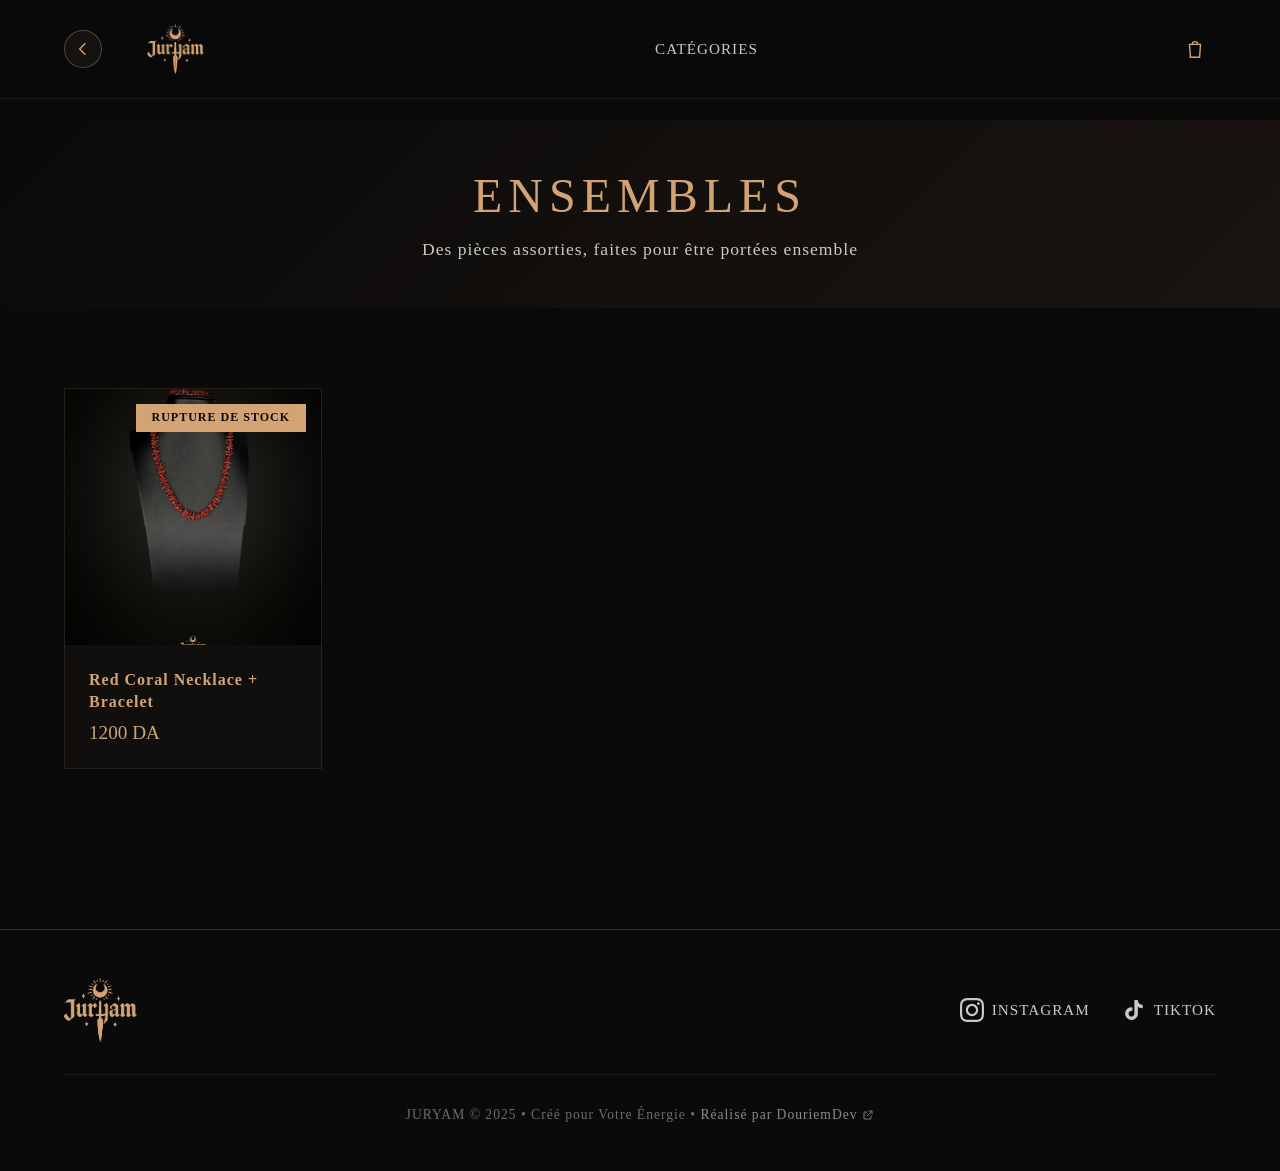
<file: sets.html>
<!DOCTYPE html>
<html lang="en">
<head>
    <meta charset="UTF-8">
    <meta name="viewport" content="width=device-width, initial-scale=1.0">
    <title>Sets - JURYAM</title>
    <link rel="icon" type="image/png" href="assets/favicon.png">
    <link rel="apple-touch-icon" href="assets/apple-touch-icon.png">
    <meta name="theme-color" content="#0a0a0a">
    <meta name="description" content="Bijoux faits avec amour, créés pour votre énergie. Livraison partout en Algérie.">
    <meta property="og:type" content="website">
    <meta property="og:site_name" content="JURYAM">
    <meta property="og:title" content="Ensembles · JURYAM">
    <meta property="og:description" content="Bijoux faits avec amour, créés pour votre énergie. Livraison partout en Algérie.">
    <meta property="og:url" content="https://juryam.com/sets.html">
    <meta property="og:image" content="https://juryam.com/assets/og-image.jpg">
    <meta property="og:image:width" content="1200">
    <meta property="og:image:height" content="630">
    <meta property="og:image:alt" content="JURYAM logo over a collage of silver rings, earrings and necklaces">
    <meta name="twitter:card" content="summary_large_image">
    <meta name="twitter:image" content="https://juryam.com/assets/og-image.jpg">
    <style>
        * {
            margin: 0;
            padding: 0;
            box-sizing: border-box;
        }

        body {
            font-family: 'Georgia', serif;
            background: #0a0a0a;
            color: #f5f5f0;
            overflow-x: hidden;
        }

        /* Navigation */
        nav {
            position: fixed;
            top: 0;
            width: 100%;
            display: flex;
            justify-content: space-between;
            align-items: center;
            padding: 1.5rem 4rem;
            background: rgba(10, 10, 10, 0.95);
            backdrop-filter: blur(10px);
            z-index: 1000;
            border-bottom: 1px solid rgba(212, 163, 115, 0.1);
        }

        .logo {
            display: flex;
            align-items: center;
            gap: 0.8rem;
            text-decoration: none;
        }

        .logo img {
            height: 50px;
            width: auto;
            transition: transform 0.3s;
        }

        .logo:hover img {
            transform: scale(1.05);
        }

        .nav-links {
            display: flex;
            gap: 2.5rem;
            list-style: none;
        }

        .nav-links a {
            color: #c9c9c4;
            text-decoration: none;
            font-size: 0.95rem;
            letter-spacing: 1px;
            transition: color 0.3s;
            position: relative;
            display: inline-block;
        }

        .nav-links a::after {
            content: '';
            position: absolute;
            bottom: -5px;
            left: 0;
            right: 0;
            width: 0;
            height: 1px;
            background: #d4a373;
            transition: width 0.3s;
            margin: 0 auto;
        }

        .nav-links a:hover {
            color: #d4a373;
        }

        .nav-links a:hover::after {
            width: 100%;
        }

        .cart-icon {
            display: flex;
            align-items: center;
            gap: 0.4rem;
            padding: 0.4rem 0.6rem;
            border-radius: 999px;
            transition: transform .25s ease, color .25s ease, background .25s ease;
            cursor: pointer;
            color: #d4a373;
            position: relative;
        }

        .cart-icon:hover {
            transform: translateY(-2px) scale(1.03);
            background: rgba(212, 163, 115, 0.08);
        }

        .cart-svg {
            width: 22px;
            height: 22px;
            stroke-width: 1.5;
        }

        .cart-count {
            position: absolute;
            top: -8px;
            right: -8px;
            background: #d4a373;
            color: #0a0a0a;
            font-size: 0.7rem;
            padding: 2px 6px;
            border-radius: 50%;
            font-weight: bold;
        }

        /* Cart Sidebar */
        .cart-sidebar {
            position: fixed;
            left: -400px;
            top: 0;
            width: 400px;
            height: 100vh;
            background: rgba(10, 10, 10, 0.98);
            backdrop-filter: blur(20px);
            z-index: 2000;
            transition: left 0.4s cubic-bezier(0.68, -0.55, 0.265, 1.55);
            border-right: 1px solid rgba(212, 163, 115, 0.2);
            display: flex;
            flex-direction: column;
        }

        .cart-sidebar.active {
            left: 0;
        }

        .cart-overlay {
            position: fixed;
            top: 0;
            left: 0;
            width: 100%;
            height: 100vh;
            background: rgba(0, 0, 0, 0.7);
            z-index: 1999;
            opacity: 0;
            pointer-events: none;
            transition: opacity 0.3s;
        }

        .cart-overlay.active {
            opacity: 1;
            pointer-events: all;
        }

        .cart-header {
            padding: 2rem;
            border-bottom: 1px solid rgba(212, 163, 115, 0.1);
            display: flex;
            justify-content: space-between;
            align-items: center;
        }

        .cart-header h2 {
            color: #d4a373;
            font-size: 1.5rem;
            font-weight: 300;
            letter-spacing: 2px;
        }

        .close-cart {
            background: none;
            border: none;
            color: #d4a373;
            cursor: pointer;
            transition: transform 0.3s;
        }

        .close-cart:hover {
            transform: rotate(90deg);
        }

        .close-svg {
            width: 20px;
            height: 20px;
            stroke-width: 1.6;
        }

        .cart-items {
            flex: 1;
            overflow-y: auto;
            padding: 1.5rem;
        }

        .empty-cart {
            text-align: center;
            padding: 3rem 2rem;
            color: #c9c9c4;
        }

        .cart-item {
            display: flex;
            gap: 1rem;
            margin-bottom: 1.5rem;
            padding-bottom: 1.5rem;
            border-bottom: 1px solid rgba(212, 163, 115, 0.1);
        }

        .cart-item-image {
            width: 80px;
            height: 80px;
            object-fit: cover;
            border: 1px solid rgba(212, 163, 115, 0.2);
        }

        .cart-item-details {
            flex: 1;
        }

        .cart-item-name {
            color: #d4a373;
            font-size: 1rem;
            margin-bottom: 0.5rem;
        }

        .cart-item-price {
            color: #c9c9c4;
            font-size: 0.9rem;
        }

        .remove-item {
            background: none;
            border: none;
            color: #c9c9c4;
            cursor: pointer;
            font-size: 0.8rem;
            margin-top: 0.5rem;
            transition: color 0.3s;
        }

        .remove-item:hover {
            color: #d4a373;
        }

        .cart-footer {
            padding: 1.5rem 2rem;
            border-top: 1px solid rgba(212, 163, 115, 0.2);
        }

        .cart-subtotal {
            display: flex;
            justify-content: space-between;
            margin-bottom: 1rem;
            font-size: 1.2rem;
            color: #d4a373;
        }

        .cart-info {
            text-align: center;
            color: #c9c9c4;
            font-size: 0.9rem;
            margin-top: 1rem;
            line-height: 1.6;
        }

        /* Page Header */
        .page-header {
            margin-top: 120px;
            padding: 3rem 4rem;
            text-align: center;
            background: linear-gradient(135deg, #0a0a0a 0%, #1a1410 100%);
        }

        .page-header h1 {
            font-size: 3rem;
            font-weight: 300;
            letter-spacing: 6px;
            color: #d4a373;
            margin-bottom: 1rem;
        }

        .page-header p {
            color: #c9c9c4;
            font-size: 1.1rem;
            letter-spacing: 1px;
        }

        /* Products Grid */
        .products-section {
            padding: 5rem 4rem;
            background: #0a0a0a;
        }

        .products-grid {
            display: grid;
            grid-template-columns: repeat(4, 1fr);
            gap: 2.5rem;
        }

        .product-card {
            background: rgba(212, 163, 115, 0.03);
            border: 1px solid rgba(212, 163, 115, 0.1);
            overflow: hidden;
            transition: all 0.4s;
            cursor: pointer;
            opacity: 0;
            transform: translateY(30px);
        }

        .product-card.visible {
            opacity: 1;
            transform: translateY(0);
        }

        .product-card:hover {
            border-color: rgba(212, 163, 115, 0.3);
            transform: translateY(-10px);
            box-shadow: 0 10px 40px rgba(212, 163, 115, 0.2);
        }

        .product-image-container {
            position: relative;
            width: 100%;
            aspect-ratio: 1;
            overflow: hidden;
        }

        .product-image {
            width: 100%;
            height: 100%;
            object-fit: cover;
            transition: transform 0.6s;
        }

        .product-card:hover .product-image {
            transform: scale(1.15) rotate(2deg);
        }

        .product-badge {
            position: absolute;
            top: 15px;
            right: 15px;
            padding: 0.4rem 1rem;
            background: #d4a373;
            color: #0a0a0a;
            font-size: 0.75rem;
            letter-spacing: 1px;
            font-weight: bold;
        }

        .quick-add {
            position: absolute;
            bottom: -50px;
            left: 50%;
            transform: translateX(-50%);
            padding: 0.8rem 2rem;
            background: #d4a373;
            color: #0a0a0a;
            border: none;
            font-size: 0.85rem;
            letter-spacing: 1px;
            cursor: pointer;
            transition: all 0.4s;
            font-family: 'Georgia', serif;
            white-space: nowrap;
        }

        .product-card:hover .quick-add {
            bottom: 20px;
        }

        .quick-add:hover {
            background: #c9a578;
        }

        .product-info {
            padding: 1.5rem;
        }

        .product-name {
            color: #d4a373;
            font-size: 1rem;
            letter-spacing: 1px;
            margin-bottom: 0.5rem;
            line-height: 1.4;
            min-height: 2.8rem;
        }

        .product-price {
            color: #c9a578;
            font-size: 1.2rem;
            font-weight: 300;
        }

        /* Footer */
        footer {
            background: #0a0a0a;
            border-top: 1px solid rgba(212, 163, 115, 0.2);
            padding: 3rem 4rem;
            margin-top: 5rem;
        }

        .footer-content {
            max-width: 1200px;
            margin: 0 auto;
            display: flex;
            justify-content: space-between;
            align-items: center;
        }

        .footer-logo {
            display: flex;
            align-items: center;
            gap: 0.8rem;
            font-size: 1.5rem;
            font-weight: 300;
            letter-spacing: 3px;
            color: #d4a373;
        }

        .footer-logo img {
            height: 64px;
            width: auto;
            display: block;
        }

        .social-links {
            display: flex;
            gap: 2rem;
            align-items: center;
        }

        .social-link {
            display: flex;
            align-items: center;
            gap: 0.5rem;
            color: #c9c9c4;
            text-decoration: none;
            font-size: 0.95rem;
            letter-spacing: 1px;
            transition: all 0.3s;
        }

        .social-link:hover {
            color: #d4a373;
            transform: translateY(-3px);
        }

        .social-icon {
            width: 24px;
            height: 24px;
            fill: currentColor;
        }

        .footer-tagline {
            text-align: center;
            color: #6c6c6c;
            font-size: 0.85rem;
            letter-spacing: 1px;
            margin-top: 2rem;
            padding-top: 2rem;
            border-top: 1px solid rgba(212, 163, 115, 0.1);
        }

        /* Responsive */
        @media (max-width: 1024px) {
            .products-grid {
                grid-template-columns: repeat(3, 1fr);
            }
        }

        @media (max-width: 768px) {
            nav {
                padding: 1rem 1.5rem;
            }
            .logo img {
                height: 40px;
            }
            .nav-links {
                display: none;
            }
            .cart-sidebar {
                width: 100%;
                left: -100%;
            }
            .page-header {
                padding: 2rem 1.5rem;
                margin-top: 80px;
            }
            .page-header h1 {
                font-size: 2rem;
            }
            .products-section {
                padding: 3rem 1.5rem;
            }
            .products-grid {
                grid-template-columns: repeat(2, 1fr);
                gap: 1.5rem;
            }
            footer {
                padding: 2rem 1.5rem;
            }
            .footer-content {
                flex-direction: column;
                gap: 2rem;
                text-align: center;
            }
            .social-links {
                flex-direction: column;
                gap: 1rem;
            }
        }

        @media (max-width: 480px) {
            .products-grid {
                grid-template-columns: 1fr;
            }
        }
    </style>
    <link rel="stylesheet" href="css/products.css">
    <link rel="stylesheet" href="css/mobile.css">
    <link rel="stylesheet" href="css/back-nav.css">
    <link rel="stylesheet" href="css/page-menu.css">
</head>
<body>
    <!-- Cart Overlay -->
    <div class="cart-overlay" onclick="toggleCart()"></div>

    <!-- Cart Sidebar -->
    <div class="cart-sidebar" id="cartSidebar">
        <div class="cart-header">
            <h2 data-i18n="cartTitle">YOUR CART</h2>
            <button class="close-cart" onclick="toggleCart()" aria-label="Close cart">
                <svg class="close-svg" viewBox="0 0 24 24" fill="none" stroke="currentColor" aria-hidden="true">
                    <path d="M18 6L6 18"></path>
                    <path d="M6 6l12 12"></path>
                </svg>
            </button>
        </div>
        <div class="cart-items" id="cartItems">
            <div class="empty-cart">
                <p data-i18n="emptyCart">Your cart is empty</p>
                <p style="margin-top: 1rem; font-size: 0.9rem;" data-i18n="emptyCartSub">Start adding some magic ✨</p>
            </div>
        </div>
        <div class="cart-footer">
            <div class="cart-subtotal">
                <span data-i18n="subtotal">SUBTOTAL</span>
                <span id="cartSubtotal">0 DA</span>
            </div>
            <button class="btn-checkout" onclick="openCheckout()" data-i18n="checkout">CHECKOUT</button>
        </div>
    </div>

    <!-- Navigation -->
    <nav>
        <a href="index.html" class="logo">
            <img src="assets/desktop.png" alt="Juryam">
        </a>
        <ul class="nav-links">
            <li><a href="index.html#categories" data-i18n="navCategories">CATEGORIES</a></li>
        </ul>
        <div class="cart-icon" onclick="toggleCart()" role="button" aria-label="Open cart" tabindex="0">
            <svg class="cart-svg" viewBox="0 0 24 24" fill="none" stroke="currentColor" aria-hidden="true">
                <path d="M6 7h12l-1 14H7z"></path>
                <path d="M9 7a3 3 0 0 1 6 0"></path>
            </svg>
            <span class="cart-count" id="cartCount" style="display: none;">0</span>
        </div>
    </nav>

    <!-- Page Header -->
    <section class="page-header">
        <h1 data-i18n="catSets">SETS</h1>
         <p data-i18n="subSets">Matching pieces, made to be worn together</p>
    </section>

    <!-- Products Section -->
    <section class="products-section">
        <div class="products-grid" id="productsGrid">
            <!-- Products will be loaded here by JavaScript -->
        </div>
    </section>

    <!-- Footer -->
    <footer>
        <div class="footer-content">
            <a href="index.html" class="footer-logo">
                <img src="assets/juryam-logo-mark.png" alt="Juryam">
            </a>
            <div class="social-links">
                <a href="https://www.instagram.com/juryamstore?mdxt=MWg5dXVvbDdsbjN1cw==" target="_blank" rel="noopener" class="social-link">
                    <svg class="social-icon" viewBox="0 0 24 24" xmlns="http://www.w3.org/2000/svg">
                        <path d="M12 2.163c3.204 0 3.584.012 4.85.07 3.252.148 4.771 1.691 4.919 4.919.058 1.265.069 1.645.069 4.849 0 3.205-.012 3.584-.069 4.849-.149 3.225-1.664 4.771-4.919 4.919-1.266.058-1.644.07-4.85.07-3.204 0-3.584-.012-4.849-.07-3.26-.149-4.771-1.699-4.919-4.92-.058-1.265-.07-1.644-.07-4.849 0-3.204.013-3.583.07-4.849.149-3.227 1.664-4.771 4.919-4.919 1.266-.057 1.645-.069 4.849-.069zm0-2.163c-3.259 0-3.667.014-4.947.072-4.358.2-6.78 2.618-6.98 6.98-.059 1.281-.073 1.689-.073 4.948 0 3.259.014 3.668.072 4.948.2 4.358 2.618 6.78 6.98 6.98 1.281.058 1.689.072 4.948.072 3.259 0 3.668-.014 4.948-.072 4.354-.2 6.782-2.618 6.979-6.98.059-1.28.073-1.689.073-4.948 0-3.259-.014-3.667-.072-4.947-.196-4.354-2.617-6.78-6.979-6.98-1.281-.059-1.69-.073-4.949-.073zm0 5.838c-3.403 0-6.162 2.759-6.162 6.162s2.759 6.163 6.162 6.163 6.162-2.759 6.162-6.163c0-3.403-2.759-6.162-6.162-6.162zm0 10.162c-2.209 0-4-1.79-4-4 0-2.209 1.791-4 4-4s4 1.791 4 4c0 2.21-1.791 4-4 4zm6.406-11.845c-.796 0-1.441.645-1.441 1.44s.645 1.44 1.441 1.44c.795 0 1.439-.645 1.439-1.44s-.644-1.44-1.439-1.44z"/>
                    </svg>
                    INSTAGRAM
                </a>
                <a href="https://www.tiktok.com/@juryamstore" target="_blank" class="social-link">
                    <svg class="social-icon" viewBox="0 0 24 24" xmlns="http://www.w3.org/2000/svg">
                        <path d="M19.59 6.69a4.83 4.83 0 0 1-3.77-4.25V2h-3.45v13.67a2.89 2.89 0 0 1-5.2 1.74 2.89 2.89 0 0 1 2.31-4.64 2.93 2.93 0 0 1 .88.13V9.4a6.84 6.84 0 0 0-1-.05A6.33 6.33 0 0 0 5 20.1a6.34 6.34 0 0 0 10.86-4.43v-7a8.16 8.16 0 0 0 4.77 1.52v-3.4a4.85 4.85 0 0 1-1-.1z"/>
                    </svg>
                    TIKTOK
                </a>
            </div>
        </div>
        <p class="footer-tagline"><span data-i18n="footerTagline">JURYAM © 2025 • Curated for Your Energy</span> •
            <a href="https://douriem.github.io/douriem-portfolio/" target="_blank" rel="noopener" class="footer-credit">
                <span data-i18n="footerCredit">Made by DouriemDev</span>
                <svg viewBox="0 0 24 24" fill="none" stroke="currentColor" stroke-width="1.8" stroke-linecap="round" stroke-linejoin="round" aria-hidden="true"><path d="M14 4h6v6"/><path d="M20 4 10 14"/><path d="M18 14v5a1 1 0 0 1-1 1H5a1 1 0 0 1-1-1V7a1 1 0 0 1 1-1h5"/></svg>
            </a>
        </p>
    </footer>

    <script src="js/config.js"></script>
    <script src="js/i18n.js?v=20261137"></script>
    <script src="js/data.js?v=20261125"></script>
    <script src="js/delivery-rates.js"></script>
    <script src="js/cart.js?v=20261130"></script>
    <script src="js/ui.js?v=20261133"></script>
    <script src="js/checkout.js?v=20261128"></script>
    <script src="js/products.js?v=20261127"></script>
    <script src="js/back-nav.js"></script>
    <script src="js/page-menu.js?v=20261127"></script>
    <script>loadProducts('sets');</script>
</body>
</html>
</file>
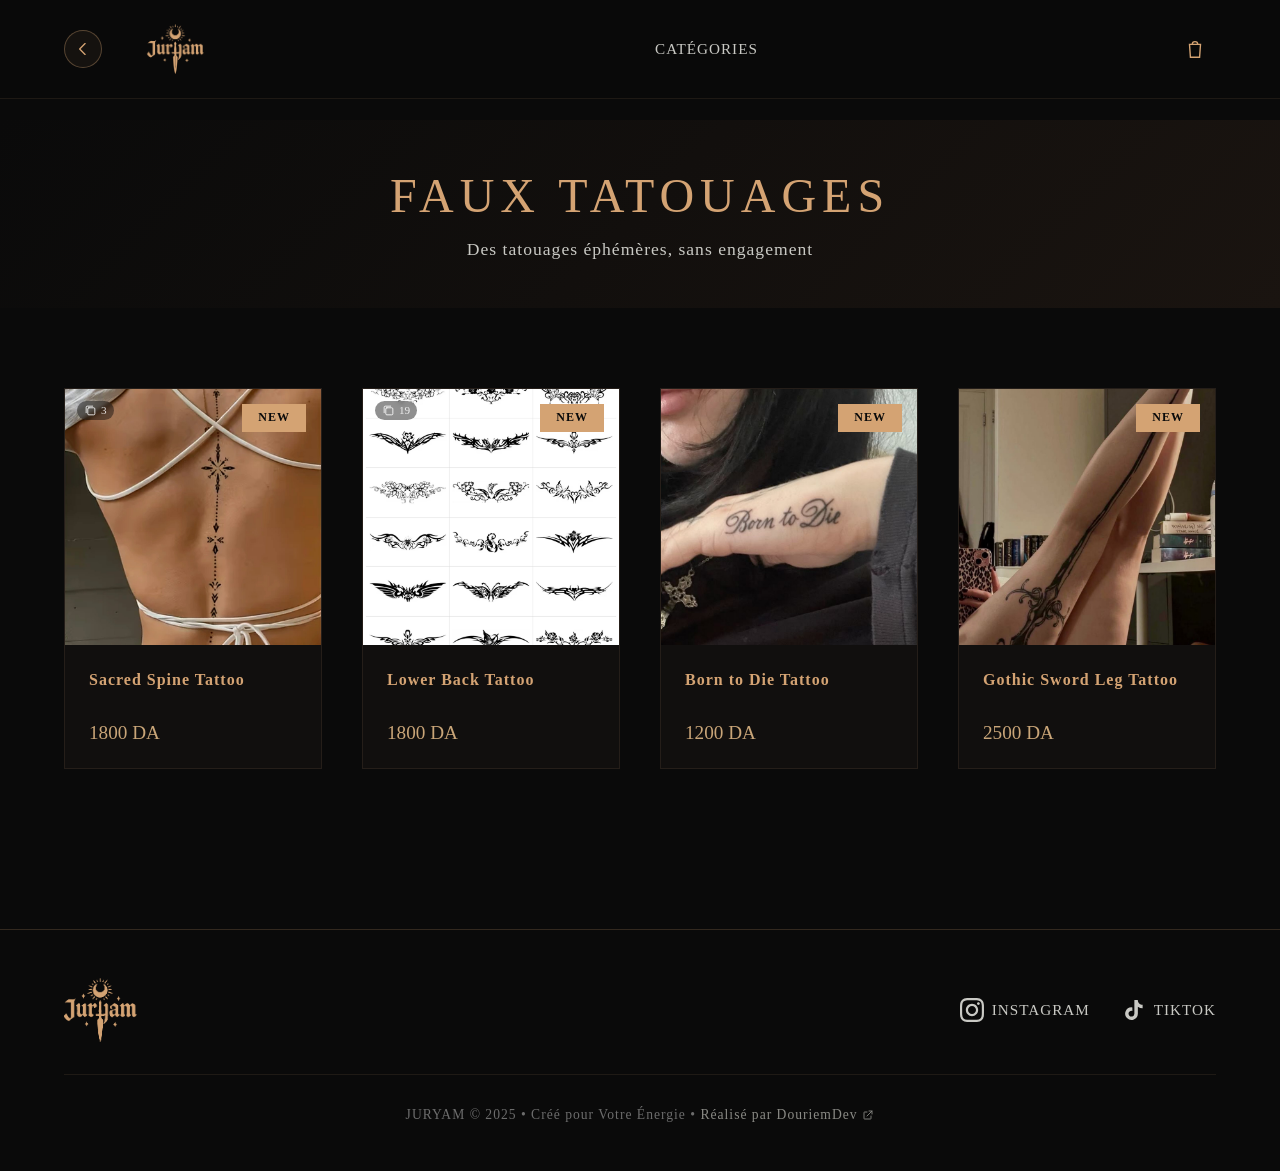
<file: tattoos.html>
<!DOCTYPE html>
<html lang="en">
<head>
    <meta charset="UTF-8">
    <meta name="viewport" content="width=device-width, initial-scale=1.0">
    <title>Fake Tattoos - JURYAM</title>
    <link rel="icon" type="image/png" href="assets/favicon.png">
    <link rel="apple-touch-icon" href="assets/apple-touch-icon.png">
    <meta name="theme-color" content="#0a0a0a">
    <meta name="description" content="Bijoux faits avec amour, créés pour votre énergie. Livraison partout en Algérie.">
    <meta property="og:type" content="website">
    <meta property="og:site_name" content="JURYAM">
    <meta property="og:title" content="Fake Tattoos · JURYAM">
    <meta property="og:description" content="Bijoux faits avec amour, créés pour votre énergie. Livraison partout en Algérie.">
    <meta property="og:url" content="https://juryam.com/tattoos.html">
    <meta property="og:image" content="https://juryam.com/assets/og-image.jpg">
    <meta property="og:image:width" content="1200">
    <meta property="og:image:height" content="630">
    <meta property="og:image:alt" content="JURYAM logo over a collage of silver rings, earrings and necklaces">
    <meta name="twitter:card" content="summary_large_image">
    <meta name="twitter:image" content="https://juryam.com/assets/og-image.jpg">
    <style>
        * {
            margin: 0;
            padding: 0;
            box-sizing: border-box;
        }

        body {
            font-family: 'Georgia', serif;
            background: #0a0a0a;
            color: #f5f5f0;
            overflow-x: hidden;
        }

        /* Navigation */
        nav {
            position: fixed;
            top: 0;
            width: 100%;
            display: flex;
            justify-content: space-between;
            align-items: center;
            padding: 1.5rem 4rem;
            background: rgba(10, 10, 10, 0.95);
            backdrop-filter: blur(10px);
            z-index: 1000;
            border-bottom: 1px solid rgba(212, 163, 115, 0.1);
        }

        .logo {
            display: flex;
            align-items: center;
            gap: 0.8rem;
            text-decoration: none;
        }

        .logo img {
            height: 50px;
            width: auto;
            transition: transform 0.3s;
        }

        .logo:hover img {
            transform: scale(1.05);
        }

        .nav-links {
            display: flex;
            gap: 2.5rem;
            list-style: none;
        }

        .nav-links a {
            color: #c9c9c4;
            text-decoration: none;
            font-size: 0.95rem;
            letter-spacing: 1px;
            transition: color 0.3s;
            position: relative;
            display: inline-block;
        }

        .nav-links a::after {
            content: '';
            position: absolute;
            bottom: -5px;
            left: 0;
            right: 0;
            width: 0;
            height: 1px;
            background: #d4a373;
            transition: width 0.3s;
            margin: 0 auto;
        }

        .nav-links a:hover {
            color: #d4a373;
        }

        .nav-links a:hover::after {
            width: 100%;
        }

        .cart-icon {
            display: flex;
            align-items: center;
            gap: 0.4rem;
            padding: 0.4rem 0.6rem;
            border-radius: 999px;
            transition: transform .25s ease, color .25s ease, background .25s ease;
            cursor: pointer;
            color: #d4a373;
            position: relative;
        }

        .cart-icon:hover {
            transform: translateY(-2px) scale(1.03);
            background: rgba(212, 163, 115, 0.08);
        }

        .cart-svg {
            width: 22px;
            height: 22px;
            stroke-width: 1.5;
        }

        .cart-count {
            position: absolute;
            top: -8px;
            right: -8px;
            background: #d4a373;
            color: #0a0a0a;
            font-size: 0.7rem;
            padding: 2px 6px;
            border-radius: 50%;
            font-weight: bold;
        }

        /* Cart Sidebar */
        .cart-sidebar {
            position: fixed;
            left: -400px;
            top: 0;
            width: 400px;
            height: 100vh;
            background: rgba(10, 10, 10, 0.98);
            backdrop-filter: blur(20px);
            z-index: 2000;
            transition: left 0.4s cubic-bezier(0.68, -0.55, 0.265, 1.55);
            border-right: 1px solid rgba(212, 163, 115, 0.2);
            display: flex;
            flex-direction: column;
        }

        .cart-sidebar.active {
            left: 0;
        }

        .cart-overlay {
            position: fixed;
            top: 0;
            left: 0;
            width: 100%;
            height: 100vh;
            background: rgba(0, 0, 0, 0.7);
            z-index: 1999;
            opacity: 0;
            pointer-events: none;
            transition: opacity 0.3s;
        }

        .cart-overlay.active {
            opacity: 1;
            pointer-events: all;
        }

        .cart-header {
            padding: 2rem;
            border-bottom: 1px solid rgba(212, 163, 115, 0.1);
            display: flex;
            justify-content: space-between;
            align-items: center;
        }

        .cart-header h2 {
            color: #d4a373;
            font-size: 1.5rem;
            font-weight: 300;
            letter-spacing: 2px;
        }

        .close-cart {
            background: none;
            border: none;
            color: #d4a373;
            cursor: pointer;
            transition: transform 0.3s;
        }

        .close-cart:hover {
            transform: rotate(90deg);
        }

        .close-svg {
            width: 20px;
            height: 20px;
            stroke-width: 1.6;
        }

        .cart-items {
            flex: 1;
            overflow-y: auto;
            padding: 1.5rem;
        }

        .empty-cart {
            text-align: center;
            padding: 3rem 2rem;
            color: #c9c9c4;
        }

        .cart-item {
            display: flex;
            gap: 1rem;
            margin-bottom: 1.5rem;
            padding-bottom: 1.5rem;
            border-bottom: 1px solid rgba(212, 163, 115, 0.1);
        }

        .cart-item-image {
            width: 80px;
            height: 80px;
            object-fit: cover;
            border: 1px solid rgba(212, 163, 115, 0.2);
        }

        .cart-item-details {
            flex: 1;
        }

        .cart-item-name {
            color: #d4a373;
            font-size: 1rem;
            margin-bottom: 0.5rem;
        }

        .cart-item-price {
            color: #c9c9c4;
            font-size: 0.9rem;
        }

        .remove-item {
            background: none;
            border: none;
            color: #c9c9c4;
            cursor: pointer;
            font-size: 0.8rem;
            margin-top: 0.5rem;
            transition: color 0.3s;
        }

        .remove-item:hover {
            color: #d4a373;
        }

        .cart-footer {
            padding: 1.5rem 2rem;
            border-top: 1px solid rgba(212, 163, 115, 0.2);
        }

        .cart-subtotal {
            display: flex;
            justify-content: space-between;
            margin-bottom: 1rem;
            font-size: 1.2rem;
            color: #d4a373;
        }

        .cart-info {
            text-align: center;
            color: #c9c9c4;
            font-size: 0.9rem;
            margin-top: 1rem;
            line-height: 1.6;
        }

        /* Page Header */
        .page-header {
            margin-top: 120px;
            padding: 3rem 4rem;
            text-align: center;
            background: linear-gradient(135deg, #0a0a0a 0%, #1a1410 100%);
        }

        .page-header h1 {
            font-size: 3rem;
            font-weight: 300;
            letter-spacing: 6px;
            color: #d4a373;
            margin-bottom: 1rem;
        }

        .page-header p {
            color: #c9c9c4;
            font-size: 1.1rem;
            letter-spacing: 1px;
        }

        /* Products Grid */
        .products-section {
            padding: 5rem 4rem;
            background: #0a0a0a;
        }

        .products-grid {
            display: grid;
            grid-template-columns: repeat(4, 1fr);
            gap: 2.5rem;
        }

        .product-card {
            background: rgba(212, 163, 115, 0.03);
            border: 1px solid rgba(212, 163, 115, 0.1);
            overflow: hidden;
            transition: all 0.4s;
            cursor: pointer;
            opacity: 0;
            transform: translateY(30px);
        }

        .product-card.visible {
            opacity: 1;
            transform: translateY(0);
        }

        .product-card:hover {
            border-color: rgba(212, 163, 115, 0.3);
            transform: translateY(-10px);
            box-shadow: 0 10px 40px rgba(212, 163, 115, 0.2);
        }

        .product-image-container {
            position: relative;
            width: 100%;
            aspect-ratio: 1;
            overflow: hidden;
        }

        .product-image {
            width: 100%;
            height: 100%;
            object-fit: cover;
            transition: transform 0.6s;
        }

        .product-card:hover .product-image {
            transform: scale(1.15) rotate(2deg);
        }

        .product-badge {
            position: absolute;
            top: 15px;
            right: 15px;
            padding: 0.4rem 1rem;
            background: #d4a373;
            color: #0a0a0a;
            font-size: 0.75rem;
            letter-spacing: 1px;
            font-weight: bold;
        }

        .quick-add {
            position: absolute;
            bottom: -50px;
            left: 50%;
            transform: translateX(-50%);
            padding: 0.8rem 2rem;
            background: #d4a373;
            color: #0a0a0a;
            border: none;
            font-size: 0.85rem;
            letter-spacing: 1px;
            cursor: pointer;
            transition: all 0.4s;
            font-family: 'Georgia', serif;
            white-space: nowrap;
        }

        .product-card:hover .quick-add {
            bottom: 20px;
        }

        .quick-add:hover {
            background: #c9a578;
        }

        .product-info {
            padding: 1.5rem;
        }

        .product-name {
            color: #d4a373;
            font-size: 1rem;
            letter-spacing: 1px;
            margin-bottom: 0.5rem;
            line-height: 1.4;
            min-height: 2.8rem;
        }

        .product-price {
            color: #c9a578;
            font-size: 1.2rem;
            font-weight: 300;
        }

        /* Footer */
        footer {
            background: #0a0a0a;
            border-top: 1px solid rgba(212, 163, 115, 0.2);
            padding: 3rem 4rem;
            margin-top: 5rem;
        }

        .footer-content {
            max-width: 1200px;
            margin: 0 auto;
            display: flex;
            justify-content: space-between;
            align-items: center;
        }

        .footer-logo {
            display: flex;
            align-items: center;
            gap: 0.8rem;
            font-size: 1.5rem;
            font-weight: 300;
            letter-spacing: 3px;
            color: #d4a373;
        }

        .footer-logo img {
            height: 64px;
            width: auto;
            display: block;
        }

        .social-links {
            display: flex;
            gap: 2rem;
            align-items: center;
        }

        .social-link {
            display: flex;
            align-items: center;
            gap: 0.5rem;
            color: #c9c9c4;
            text-decoration: none;
            font-size: 0.95rem;
            letter-spacing: 1px;
            transition: all 0.3s;
        }

        .social-link:hover {
            color: #d4a373;
            transform: translateY(-3px);
        }

        .social-icon {
            width: 24px;
            height: 24px;
            fill: currentColor;
        }

        .footer-tagline {
            text-align: center;
            color: #6c6c6c;
            font-size: 0.85rem;
            letter-spacing: 1px;
            margin-top: 2rem;
            padding-top: 2rem;
            border-top: 1px solid rgba(212, 163, 115, 0.1);
        }

        /* Responsive */
        @media (max-width: 1024px) {
            .products-grid {
                grid-template-columns: repeat(3, 1fr);
            }
        }

        @media (max-width: 768px) {
            nav {
                padding: 1rem 1.5rem;
            }
            .logo img {
                height: 40px;
            }
            .nav-links {
                display: none;
            }
            .cart-sidebar {
                width: 100%;
                left: -100%;
            }
            .page-header {
                padding: 2rem 1.5rem;
                margin-top: 80px;
            }
            .page-header h1 {
                font-size: 2rem;
            }
            .products-section {
                padding: 3rem 1.5rem;
            }
            .products-grid {
                grid-template-columns: repeat(2, 1fr);
                gap: 1.5rem;
            }
            footer {
                padding: 2rem 1.5rem;
            }
            .footer-content {
                flex-direction: column;
                gap: 2rem;
                text-align: center;
            }
            .social-links {
                flex-direction: column;
                gap: 1rem;
            }
        }

        @media (max-width: 480px) {
            .products-grid {
                grid-template-columns: 1fr;
            }
        }
    </style>
    <link rel="stylesheet" href="css/products.css">
    <link rel="stylesheet" href="css/mobile.css">
    <link rel="stylesheet" href="css/back-nav.css">
    <link rel="stylesheet" href="css/page-menu.css">
</head>
<body>
    <!-- Cart Overlay -->
    <div class="cart-overlay" onclick="toggleCart()"></div>

    <!-- Cart Sidebar -->
    <div class="cart-sidebar" id="cartSidebar">
        <div class="cart-header">
            <h2 data-i18n="cartTitle">YOUR CART</h2>
            <button class="close-cart" onclick="toggleCart()" aria-label="Close cart">
                <svg class="close-svg" viewBox="0 0 24 24" fill="none" stroke="currentColor" aria-hidden="true">
                    <path d="M18 6L6 18"></path>
                    <path d="M6 6l12 12"></path>
                </svg>
            </button>
        </div>
        <div class="cart-items" id="cartItems">
            <div class="empty-cart">
                <p data-i18n="emptyCart">Your cart is empty</p>
                <p style="margin-top: 1rem; font-size: 0.9rem;" data-i18n="emptyCartSub">Start adding some magic ✨</p>
            </div>
        </div>
        <div class="cart-footer">
            <div class="cart-subtotal">
                <span data-i18n="subtotal">SUBTOTAL</span>
                <span id="cartSubtotal">0 DA</span>
            </div>
            <button class="btn-checkout" onclick="openCheckout()" data-i18n="checkout">CHECKOUT</button>
        </div>
    </div>

    <!-- Navigation -->
    <nav>
        <a href="index.html" class="logo">
            <img src="assets/desktop.png" alt="Juryam">
        </a>
        <ul class="nav-links">
            <li><a href="index.html#categories" data-i18n="navCategories">CATEGORIES</a></li>
        </ul>
        <div class="cart-icon" onclick="toggleCart()" role="button" aria-label="Open cart" tabindex="0">
            <svg class="cart-svg" viewBox="0 0 24 24" fill="none" stroke="currentColor" aria-hidden="true">
                <path d="M6 7h12l-1 14H7z"></path>
                <path d="M9 7a3 3 0 0 1 6 0"></path>
            </svg>
            <span class="cart-count" id="cartCount" style="display: none;">0</span>
        </div>
    </nav>

    <!-- Page Header -->
    <section class="page-header">
        <h1 data-i18n="catTattoos">FAKE TATTOOS</h1>
        <p data-i18n="subTattoos"></p>
    </section>

    <!-- Products Section -->
    <section class="products-section">
        <div class="products-grid" id="productsGrid">
            <!-- Products will be loaded here by JavaScript -->
        </div>
    </section>

    <!-- Footer -->
    <footer>
        <div class="footer-content">
            <a href="index.html" class="footer-logo">
                <img src="assets/juryam-logo-mark.png" alt="Juryam">
            </a>
            <div class="social-links">
                <a href="https://www.instagram.com/juryamstore?mdxt=MWg5dXVvbDdsbjN1cw==" target="_blank" rel="noopener" class="social-link">
                    <svg class="social-icon" viewBox="0 0 24 24" xmlns="http://www.w3.org/2000/svg">
                        <path d="M12 2.163c3.204 0 3.584.012 4.85.07 3.252.148 4.771 1.691 4.919 4.919.058 1.265.069 1.645.069 4.849 0 3.205-.012 3.584-.069 4.849-.149 3.225-1.664 4.771-4.919 4.919-1.266.058-1.644.07-4.85.07-3.204 0-3.584-.012-4.849-.07-3.26-.149-4.771-1.699-4.919-4.92-.058-1.265-.07-1.644-.07-4.849 0-3.204.013-3.583.07-4.849.149-3.227 1.664-4.771 4.919-4.919 1.266-.057 1.645-.069 4.849-.069zm0-2.163c-3.259 0-3.667.014-4.947.072-4.358.2-6.78 2.618-6.98 6.98-.059 1.281-.073 1.689-.073 4.948 0 3.259.014 3.668.072 4.948.2 4.358 2.618 6.78 6.98 6.98 1.281.058 1.689.072 4.948.072 3.259 0 3.668-.014 4.948-.072 4.354-.2 6.782-2.618 6.979-6.98.059-1.28.073-1.689.073-4.948 0-3.259-.014-3.667-.072-4.947-.196-4.354-2.617-6.78-6.979-6.98-1.281-.059-1.69-.073-4.949-.073zm0 5.838c-3.403 0-6.162 2.759-6.162 6.162s2.759 6.163 6.162 6.163 6.162-2.759 6.162-6.163c0-3.403-2.759-6.162-6.162-6.162zm0 10.162c-2.209 0-4-1.79-4-4 0-2.209 1.791-4 4-4s4 1.791 4 4c0 2.21-1.791 4-4 4zm6.406-11.845c-.796 0-1.441.645-1.441 1.44s.645 1.44 1.441 1.44c.795 0 1.439-.645 1.439-1.44s-.644-1.44-1.439-1.44z"/>
                    </svg>
                    INSTAGRAM
                </a>
                <a href="https://www.tiktok.com/@juryamstore" target="_blank" class="social-link">
                    <svg class="social-icon" viewBox="0 0 24 24" xmlns="http://www.w3.org/2000/svg">
                        <path d="M19.59 6.69a4.83 4.83 0 0 1-3.77-4.25V2h-3.45v13.67a2.89 2.89 0 0 1-5.2 1.74 2.89 2.89 0 0 1 2.31-4.64 2.93 2.93 0 0 1 .88.13V9.4a6.84 6.84 0 0 0-1-.05A6.33 6.33 0 0 0 5 20.1a6.34 6.34 0 0 0 10.86-4.43v-7a8.16 8.16 0 0 0 4.77 1.52v-3.4a4.85 4.85 0 0 1-1-.1z"/>
                    </svg>
                    TIKTOK
                </a>
            </div>
        </div>
        <p class="footer-tagline"><span data-i18n="footerTagline">JURYAM © 2025 • Curated for Your Energy</span> •
            <a href="https://douriem.github.io/douriem-portfolio/" target="_blank" rel="noopener" class="footer-credit">
                <span data-i18n="footerCredit">Made by DouriemDev</span>
                <svg viewBox="0 0 24 24" fill="none" stroke="currentColor" stroke-width="1.8" stroke-linecap="round" stroke-linejoin="round" aria-hidden="true"><path d="M14 4h6v6"/><path d="M20 4 10 14"/><path d="M18 14v5a1 1 0 0 1-1 1H5a1 1 0 0 1-1-1V7a1 1 0 0 1 1-1h5"/></svg>
            </a>
        </p>
    </footer>

    <script src="js/config.js"></script>
    <script src="js/i18n.js?v=20261137"></script>
    <script src="js/data.js?v=20261125"></script>
    <script src="js/delivery-rates.js"></script>
    <script src="js/cart.js?v=20261130"></script>
    <script src="js/ui.js?v=20261133"></script>
    <script src="js/checkout.js?v=20261128"></script>
    <script src="js/products.js?v=20261127"></script>
    <script src="js/back-nav.js"></script>
    <script src="js/page-menu.js?v=20261127"></script>
    <script>loadProducts('tattoos');</script>
</body>
</html>
</file>
<file: css/products.css>
/* Shared product card, skeleton, carousel and Explore page styles */

.product-card {
    background: rgba(212, 163, 115, 0.03);
    border: 1px solid rgba(212, 163, 115, 0.1);
    overflow: hidden;
    transition: all 0.4s;
    cursor: pointer;
    opacity: 0;
    transform: translateY(30px);
}

.product-card.visible {
    opacity: 1;
    transform: translateY(0);
}

.product-card:hover {
    border-color: rgba(212, 163, 115, 0.3);
    transform: translateY(-10px);
    box-shadow: 0 10px 40px rgba(212, 163, 115, 0.2);
}

.product-image-container {
    position: relative;
    width: 100%;
    aspect-ratio: 1;
    overflow: hidden;
}

.product-image {
    width: 100%;
    height: 100%;
    object-fit: cover;
    transition: transform 0.6s;
}

.product-card:hover .product-image {
    transform: scale(1.15) rotate(2deg);
}

.product-badge {
    position: absolute;
    top: 15px;
    right: 15px;
    padding: 0.4rem 1rem;
    background: #d4a373;
    color: #0a0a0a;
    font-size: 0.75rem;
    letter-spacing: 1px;
    font-weight: bold;
}

.quick-add {
    position: absolute;
    bottom: -50px;
    left: 50%;
    transform: translateX(-50%);
    padding: 0.8rem 2rem;
    background: #d4a373;
    color: #0a0a0a;
    border: none;
    font-size: 0.85rem;
    letter-spacing: 1px;
    cursor: pointer;
    transition: all 0.4s;
    font-family: 'Georgia', serif;
    white-space: nowrap;
}

.product-card:hover .quick-add {
    bottom: 20px;
}

.quick-add:hover {
    background: #c9a578;
}

.product-info {
    padding: 1.5rem;
}

.product-name {
    color: #d4a373;
    font-size: 1rem;
    letter-spacing: 1px;
    margin-bottom: 0.5rem;
    line-height: 1.4;
    min-height: 2.8rem;
}

.product-price {
    color: #c9a578;
    font-size: 1.2rem;
    font-weight: 300;
}

/* Skeletons — same box model as .product-card so nothing shifts on swap */
.product-card.product-skeleton {
    opacity: 1;
    transform: none;
    cursor: default;
    pointer-events: none;
}

.skeleton-block,
.skeleton-line {
    position: relative;
    overflow: hidden;
    background: rgba(212, 163, 115, 0.06);
}

.skeleton-line {
    display: block;
    height: 0.8em;
    width: 85%;
    margin-top: 0.3em;
    border-radius: 2px;
}

.skeleton-line:first-child { margin-top: 0; }
.skeleton-line.short { width: 55%; }
/* inline-block keeps the price line box at the text's natural height */
.skeleton-line.price { display: inline-block; vertical-align: middle; width: 40%; height: 0.9em; margin-top: 0; }

.skeleton-block::after,
.skeleton-line::after {
    content: '';
    position: absolute;
    inset: 0;
    transform: translateX(-100%);
    background: linear-gradient(90deg, transparent, rgba(212, 163, 115, 0.08), transparent);
    animation: skeletonShimmer 1.8s ease-in-out infinite;
}

@keyframes skeletonShimmer {
    to { transform: translateX(100%); }
}

@media (prefers-reduced-motion: reduce) {
    .skeleton-block::after,
    .skeleton-line::after { animation: none; }
}

/* Empty / error states */
.grid-message {
    grid-column: 1 / -1;
    text-align: center;
    padding: 3rem 1rem;
    color: #c9c9c4;
}

.grid-message-title {
    color: #d4a373;
    font-size: 1.1rem;
    letter-spacing: 1px;
    margin-bottom: 0.5rem;
}

.grid-message-text {
    font-size: 0.95rem;
}

.btn-retry,
.btn-show-more {
    margin-top: 1.5rem;
    padding: 0.9rem 2.5rem;
    background: transparent;
    color: #d4a373;
    border: 1px solid #d4a373;
    font-family: 'Georgia', serif;
    font-size: 0.85rem;
    letter-spacing: 1.5px;
    cursor: pointer;
    transition: all 0.3s;
}

.btn-retry:hover,
.btn-show-more:hover {
    background: rgba(212, 163, 115, 0.1);
    transform: translateY(-2px);
}

/* Homepage — Explore the Store carousel */
.explore-section {
    padding: 5rem 4rem;
    background: #0a0a0a;
}

.carousel {
    --carousel-gap: 1.5rem;
    --carousel-visible: 4;
    position: relative;
}

.carousel-track {
    display: flex;
    gap: var(--carousel-gap);
    overflow-x: auto;
    scroll-behavior: smooth;
    scroll-snap-type: x proximity;
    overscroll-behavior-x: contain;
    -webkit-overflow-scrolling: touch;
    scrollbar-width: none;
    /* room for the card hover lift and shadow */
    padding: 24px 14px 32px;
    margin: -24px -14px -32px;
    scroll-padding-inline: 14px;
}

.carousel-track::-webkit-scrollbar { display: none; }

.carousel-track > * {
    flex: 0 0 calc((100% - (var(--carousel-visible) - 1) * var(--carousel-gap)) / var(--carousel-visible));
    min-width: 0;
    scroll-snap-align: start;
}

.carousel-arrow {
    position: absolute;
    top: 38%;
    transform: translateY(-50%);
    width: 44px;
    height: 44px;
    display: inline-flex;
    align-items: center;
    justify-content: center;
    border-radius: 50%;
    background: rgba(10, 10, 10, 0.85);
    border: 1px solid rgba(212, 163, 115, 0.35);
    color: #d4a373;
    cursor: pointer;
    z-index: 2;
    transition: opacity 0.3s, background 0.3s, border-color 0.3s;
}

.carousel-arrow svg { width: 20px; height: 20px; }
.carousel-arrow:hover { background: rgba(212, 163, 115, 0.18); border-color: #d4a373; }
.carousel-arrow.prev { left: -22px; }
.carousel-arrow.next { right: -22px; }
.carousel-arrow:disabled { opacity: 0; pointer-events: none; }

/* Homepage row: the whole card zooms in on hover; the photo inside stays still */
@media (hover: hover) and (pointer: fine) {
    .zoomable .product-card:hover {
        transform: scale(1.06);
        z-index: 1;
    }

    .zoomable .product-card:hover .product-image {
        transform: none;
    }
}

.show-all-card {
    display: flex;
    flex-direction: column;
    align-items: center;
    justify-content: center;
    gap: 1rem;
    text-decoration: none;
    color: #d4a373;
    text-align: center;
    border: 1px solid rgba(212, 163, 115, 0.25);
    background: linear-gradient(135deg, #0a0a0a 0%, #1a1410 100%);
    transition: all 0.4s;
    padding: 1rem;
}

.show-all-card:hover {
    border-color: #d4a373;
    transform: translateY(-10px);
    box-shadow: 0 10px 40px rgba(212, 163, 115, 0.2);
}

.show-all-icon {
    width: 56px;
    height: 56px;
    display: inline-flex;
    align-items: center;
    justify-content: center;
    border-radius: 50%;
    border: 1px solid rgba(212, 163, 115, 0.5);
    transition: transform 0.3s;
}

.show-all-icon svg { width: 22px; height: 22px; }
.show-all-card:hover .show-all-icon { transform: translateX(4px); }

.show-all-label {
    font-size: 1rem;
    letter-spacing: 2px;
}

.show-all-sub {
    color: #c9c9c4;
    font-size: 0.85rem;
    font-style: italic;
}

/* Explore the Store page */
.products-more {
    text-align: center;
    margin-top: 3rem;
}

.products-more[hidden] { display: none; }

.products-count {
    color: #6c6c6c;
    font-size: 0.85rem;
    letter-spacing: 1px;
}

@media (max-width: 1024px) {
    .carousel { --carousel-visible: 3.3; }
    .carousel-arrow { display: none; }
}

@media (max-width: 768px) {
    .explore-section { padding: 2.25rem 1.5rem; }
    .explore-section .section-header { margin-bottom: 1.5rem; }

    .carousel { --carousel-gap: 0.75rem; --carousel-visible: 3.2; }

    .carousel .product-info { padding: 0.6rem 0.5rem 0.75rem; }
    .carousel .product-name {
        font-size: 0.78rem;
        letter-spacing: 0.3px;
        min-height: 2.2em;
        margin-bottom: 0.25rem;
        line-height: 1.3;
        display: -webkit-box;
        -webkit-line-clamp: 2;
        -webkit-box-orient: vertical;
        overflow: hidden;
    }
    .carousel .product-price { font-size: 0.85rem; }
    .carousel .product-badge {
        top: 6px;
        right: 6px;
        padding: 0.2rem 0.45rem;
        font-size: 0.55rem;
    }
    .carousel .quick-add {
        padding: 0.45rem 0.6rem;
        font-size: 0.6rem;
        letter-spacing: 0.5px;
    }
    .carousel .product-card:hover .quick-add { bottom: 8px; }
    .carousel .product-card:hover,
    .carousel .show-all-card:hover { transform: none; }

    .show-all-icon { width: 40px; height: 40px; }
    .show-all-label { font-size: 0.8rem; letter-spacing: 1px; }
    .show-all-sub { font-size: 0.7rem; }
}

@media (max-width: 480px) {
    .explore-section { padding: 2rem 1.25rem; }
    .carousel { --carousel-visible: 2.9; }
}

.carousel-track > .grid-message { flex: 0 0 100%; }

/* Shop grids on phones: two cards per row */
@media (max-width: 768px) {
    .products-section { padding-left: 0.75rem; padding-right: 0.75rem; }
    .products-grid {
        grid-template-columns: repeat(2, 1fr);
        gap: 0.75rem;
    }
    .products-grid .product-info { padding: 0.65rem 0.6rem 0.75rem; }
    .products-grid .product-name {
        font-size: 0.82rem;
        letter-spacing: 0.4px;
        line-height: 1.3;
        min-height: 2.6em;
        margin-bottom: 0.25rem;
        display: -webkit-box;
        -webkit-line-clamp: 2;
        -webkit-box-orient: vertical;
        overflow: hidden;
    }
    .products-grid .product-price { font-size: 0.9rem; }
    .products-grid .product-badge {
        top: 6px;
        right: 6px;
        padding: 0.2rem 0.45rem;
        font-size: 0.55rem;
        letter-spacing: 0.3px;
    }
    .products-grid .quick-add { display: none; }
    .products-grid .product-card:hover { transform: none; box-shadow: none; }
    .products-grid .product-card:hover .product-image { transform: none; }
    .products-grid .product-swatches { gap: 3px; margin-top: 0.25em; }
    .products-grid .product-swatches .swatch { width: 8px; height: 8px; }
}

/* Footer credit (all pages) */
.footer-credit {
    color: #8a8a85;
    text-decoration: none;
    display: inline-flex;
    align-items: center;
    gap: 0.3rem;
    transition: color 0.3s;
}

.footer-credit:hover { color: #d4a373; }
.footer-credit svg { width: 12px; height: 12px; }

/* Colour dots on cards for products sold in several colours */
.product-swatches {
    float: right;
    display: inline-flex;
    gap: 5px;
    margin-top: 0.35em;
}

.product-swatches .swatch {
    width: 11px;
    height: 11px;
    border-radius: 50%;
    border: 1px solid rgba(245, 245, 240, 0.35);
}

@media (max-width: 768px) {
    .carousel .product-swatches { gap: 3px; margin-top: 0.3em; }
    .carousel .product-swatches .swatch { width: 7px; height: 7px; }
}

/* A sold-out colour's swatch gets a thin slash */
.product-swatches .swatch.sold { position: relative; opacity: 0.75; }
.product-swatches .swatch.sold::after { content: ''; position: absolute; left: 50%; top: -2px; bottom: -2px; width: 1.5px; background: #e07a7a; transform: translateX(-50%) rotate(45deg); }
</file>
<file: css/mobile.css>
/* Mobile-only layout refinements — spacing, sizing, alignment */

@media (max-width: 768px) {
    /* Homepage mobile header — hamburger | logo | cart */
    nav.nav-main {
        display: grid;
        grid-template-columns: minmax(44px, 1fr) auto minmax(44px, 1fr);
        align-items: center;
        gap: 0.5rem;
        padding: 0.875rem 1rem;
        min-height: 60px;
    }

    nav.nav-main .mobile-menu-btn {
        grid-column: 1;
        grid-row: 1;
        justify-self: start;
        align-self: center;
        display: flex;
        align-items: center;
        justify-content: center;
        min-width: 44px;
        min-height: 44px;
        margin: 0;
        flex-shrink: 0;
    }

    nav.nav-main .logo {
        grid-column: 2;
        grid-row: 1;
        justify-self: center;
        align-self: center;
    }

    nav.nav-main .nav-right {
        grid-column: 3;
        grid-row: 1;
        justify-self: end;
        align-self: center;
        display: flex;
        align-items: center;
        justify-content: flex-end;
        gap: 0;
        min-width: 44px;
        min-height: 44px;
    }

    nav.nav-main .cart-icon {
        margin-top: 0;
        flex-shrink: 0;
    }

    /* Logo — natural proportions, no vertical stretch */
    .logo img {
        height: auto;
        max-height: 34px;
        width: auto;
        max-width: 112px;
        object-fit: contain;
        object-position: left center;
    }

    nav.nav-main .logo img {
        object-position: center center;
    }

    /* Standardized section headings */
    .section-header {
        text-align: center;
        margin-bottom: 1.75rem;
        padding-top: 0;
    }

    .section-header h2 {
        font-size: 1.7rem;
        letter-spacing: 2.5px;
        margin-bottom: 0.45rem;
        text-align: center;
        line-height: 1.25;
    }

    .section-header p {
        font-size: 0.88rem;
        letter-spacing: 0.5px;
        text-align: center;
        line-height: 1.45;
    }

    /* Consistent section rhythm */
    #about,
    .categories-section,
    #contact {
        padding: 2.25rem 1.5rem;
    }

    /* About — tighter, less vertical spread */
    #about .section-header {
        margin-bottom: 1.25rem;
    }

    .about-content p {
        font-size: 1rem;
        line-height: 1.6;
        margin-bottom: 0.75rem;
    }

    .about-content p:last-child {
        margin-bottom: 0;
    }

    /* Categories */
    .categories-section .section-header {
        margin-bottom: 1.5rem;
    }

    /* Contact — compact header, title on one line */
    #contact .section-header {
        margin-bottom: 1rem;
    }

    #contact .section-header h2 {
        font-size: clamp(1.2rem, 4.5vw, 1.5rem);
        letter-spacing: clamp(0.5px, 0.35vw, 1.5px);
        white-space: nowrap;
        margin-bottom: 0.35rem;
    }

    #contact .section-header p {
        font-size: 0.82rem;
        margin-top: 0;
    }

    .contact-logo-img {
        width: auto;
        max-width: 120px;
        height: auto;
        max-height: 52px;
        object-fit: contain;
        margin-bottom: 0.85rem;
    }

    .contact-text {
        font-size: 0.98rem;
        line-height: 1.55;
        margin-bottom: 1.35rem;
    }

    /* Product page headers — match homepage rhythm */
    .page-header {
        margin-top: 80px;
        padding: 1.75rem 1.5rem 1.5rem;
        text-align: center;
    }

    .page-header h1 {
        font-size: 1.7rem;
        letter-spacing: 2.5px;
        margin-bottom: 0.45rem;
        text-align: center;
        line-height: 1.25;
    }

    .page-header p {
        font-size: 0.88rem;
        letter-spacing: 0.5px;
        text-align: center;
        line-height: 1.45;
    }

    .products-section {
        padding: 2.25rem 1.5rem;
    }

    footer {
        padding: 1.5rem 1.5rem;
    }

    .footer-tagline {
        margin-top: 1.25rem;
    }
}

@media (max-width: 480px) {
    .logo img {
        max-height: 30px;
        max-width: 98px;
    }

    .section-header h2 {
        font-size: 1.55rem;
        letter-spacing: 2px;
    }

    #contact .section-header h2 {
        font-size: clamp(1.1rem, 4.2vw, 1.35rem);
        letter-spacing: 0.5px;
    }

    .page-header h1 {
        font-size: 1.55rem;
        letter-spacing: 2px;
    }

    #about,
    .categories-section,
    #contact {
        padding: 2rem 1.25rem;
    }
}
</file>
<file: css/back-nav.css>
.nav-left {
    display: flex;
    align-items: center;
    gap: 0.35rem;
    min-width: 0;
}

.back-nav {
    width: 38px;
    height: 38px;
    margin-right: 0.35rem;
    padding: 0;
    display: inline-flex;
    align-items: center;
    justify-content: center;
    flex-shrink: 0;
    background: rgba(212, 163, 115, 0.06);
    border: 1px solid rgba(212, 163, 115, 0.35);
    border-radius: 50%;
    color: #d4a373;
    cursor: pointer;
    transition: background 0.25s ease, border-color 0.25s ease, transform 0.25s ease;
}

.back-nav-icon {
    width: 20px;
    height: 20px;
    transition: transform 0.25s ease;
}

.back-nav:hover,
.back-nav:focus-visible {
    background: rgba(212, 163, 115, 0.18);
    border-color: #d4a373;
    outline: none;
}

.back-nav:hover .back-nav-icon,
.back-nav:focus-visible .back-nav-icon {
    transform: translateX(-2px);
}

.back-nav:active {
    transform: scale(0.94);
}

@media (max-width: 768px) {
    .back-nav {
        width: 34px;
        height: 34px;
        margin-right: 0.15rem;
    }

    .back-nav-icon {
        width: 18px;
        height: 18px;
    }

    .nav-left {
        gap: 0.25rem;
    }
}

/* Swipe-to-go-back arrow (touch screens) */
.swipe-back-hint {
    position: fixed;
    top: 50%;
    left: -44px;
    width: 44px;
    height: 44px;
    border-radius: 50%;
    display: flex;
    align-items: center;
    justify-content: center;
    background: rgba(10, 10, 10, 0.85);
    border: 1px solid rgba(212, 163, 115, 0.4);
    color: #d4a373;
    z-index: 5000;
    opacity: 0;
    transform: translate(0, -50%) scale(0.7);
    pointer-events: none;
    transition: opacity 0.2s ease, background 0.2s ease, color 0.2s ease;
}

.swipe-back-hint svg {
    width: 22px;
    height: 22px;
}

.swipe-back-hint.visible {
    opacity: 1;
}

.swipe-back-hint.ready {
    background: #d4a373;
    color: #0a0a0a;
}
</file>
<file: css/page-menu.css>
/* Mobile hamburger menu on the shop pages (same look as the homepage menu) */
.page-menu-btn,
.page-menu {
    display: none;
}

@media (max-width: 768px) {
    .page-menu-btn {
        display: flex;
        align-items: center;
        justify-content: center;
        width: 40px;
        height: 40px;
        margin-right: 0.15rem;
        padding: 0;
        flex-shrink: 0;
        background: none;
        border: none;
        cursor: pointer;
    }

    .page-menu-btn .hamburger,
    .page-menu-btn .hamburger::before,
    .page-menu-btn .hamburger::after {
        display: block;
        width: 24px;
        height: 2px;
        background: #d4a373;
        transition: all 0.3s;
    }

    .page-menu-btn .hamburger {
        position: relative;
    }

    .page-menu-btn .hamburger::before,
    .page-menu-btn .hamburger::after {
        content: '';
        position: absolute;
        left: 0;
    }

    .page-menu-btn .hamburger::before { top: -8px; }
    .page-menu-btn .hamburger::after { top: 8px; }

    .page-menu-btn.active .hamburger { background: transparent; }
    .page-menu-btn.active .hamburger::before { transform: rotate(45deg); top: 0; }
    .page-menu-btn.active .hamburger::after { transform: rotate(-45deg); top: 0; }

    .page-menu.active {
        display: flex;
        position: fixed;
        left: 0.75rem;
        top: 68px;
        flex-direction: column;
        width: min(260px, calc(100vw - 1.5rem));
        max-height: calc(100vh - 84px);
        overflow-y: auto;
        margin: 0;
        padding: 0.75rem 1.5rem;
        list-style: none;
        text-align: left;
        background-color: rgba(10, 10, 10, 0.98);
        backdrop-filter: blur(10px);
        -webkit-backdrop-filter: blur(10px);
        border: 1px solid rgba(212, 163, 115, 0.2);
        border-radius: 4px;
        box-shadow: 0 18px 40px rgba(0, 0, 0, 0.5);
        z-index: 1500;
        transform-origin: top left;
        animation: pageMenuDrop 0.28s cubic-bezier(0.22, 1, 0.36, 1);
    }

    .page-menu li {
        margin: 0.85rem 0;
    }

    .page-menu a,
    .page-menu-toggle {
        color: #c9c9c4;
        font-family: 'Georgia', serif;
        font-size: 0.95rem;
        letter-spacing: 1px;
        text-decoration: none;
        transition: color 0.3s;
    }

    .page-menu a:hover,
    .page-menu-toggle:hover,
    .submenu-open .page-menu-toggle {
        color: #d4a373;
    }

    .page-menu-item {
        max-height: 4rem;
        overflow: hidden;
        transition: max-height 0.4s cubic-bezier(0.22, 1, 0.36, 1), margin 0.4s cubic-bezier(0.22, 1, 0.36, 1), opacity 0.25s ease;
    }

    .page-menu.submenu-open .page-menu-item {
        max-height: 0;
        margin: 0;
        opacity: 0;
        pointer-events: none;
    }

    .page-menu-toggle {
        display: inline-flex;
        align-items: center;
        gap: 0.5rem;
        padding: 0.25rem 0;
        background: none;
        border: none;
        cursor: pointer;
    }

    .page-menu-toggle svg {
        width: 16px;
        height: 16px;
        flex-shrink: 0;
        transition: opacity 0.3s ease, transform 0.3s ease, width 0.3s ease, margin 0.3s ease;
    }

    .page-menu-back {
        width: 0 !important;
        opacity: 0;
        transform: translateX(6px);
        margin-right: -0.5rem;
    }

    .submenu-open .page-menu-back {
        width: 16px !important;
        opacity: 1;
        transform: translateX(0);
        margin-right: 0;
    }

    .submenu-open .page-menu-chevron {
        width: 0 !important;
        opacity: 0;
        transform: translateX(-6px);
        margin-left: -0.5rem;
    }

    .page-submenu {
        display: grid;
        grid-template-rows: 0fr;
        transition: grid-template-rows 0.45s cubic-bezier(0.22, 1, 0.36, 1);
    }

    .submenu-open .page-submenu {
        grid-template-rows: 1fr;
    }

    .page-submenu-inner {
        min-height: 0;
        overflow: hidden;
        display: flex;
        flex-direction: column;
        align-items: flex-start;
        gap: 0.95rem;
        padding-left: 1.5rem;
    }

    .page-submenu-inner::before {
        content: '';
        width: 40px;
        height: 1px;
        margin-top: 0.9rem;
        background: rgba(212, 163, 115, 0.4);
    }

    .page-submenu a {
        font-size: 0.85rem;
        letter-spacing: 1.5px;
        opacity: 0;
        transform: translateY(-6px);
        transition: opacity 0.3s ease, transform 0.3s ease, color 0.3s;
    }

    .submenu-open .page-submenu a {
        opacity: 1;
        transform: translateY(0);
    }

    .page-submenu a:nth-child(2) { transition-delay: 0.04s; }
    .page-submenu a:nth-child(3) { transition-delay: 0.08s; }
    .page-submenu a:nth-child(4) { transition-delay: 0.12s; }
    .page-submenu a:nth-child(5) { transition-delay: 0.16s; }
    .page-submenu a:nth-child(6) { transition-delay: 0.20s; }
    .page-submenu a:nth-child(7) { transition-delay: 0.24s; }

    .page-submenu a.current {
        color: #d4a373;
    }

    .page-submenu a.submenu-all {
        color: #d4a373;
        font-style: italic;
        letter-spacing: 1px;
    }
}

@keyframes pageMenuDrop {
    from { opacity: 0; transform: translateY(-8px) scale(0.98); }
    to { opacity: 1; transform: none; }
}

@media (prefers-reduced-motion: reduce) {
    .page-menu-item,
    .page-submenu,
    .page-submenu a {
        transition: none;
    }
}

.page-menu .lang-toggle {
    padding: 0.45rem 1rem;
    background: transparent;
    border: 1px solid #d4a373;
    border-radius: 20px;
    color: #d4a373;
    font-family: inherit;
    font-size: 0.85rem;
    cursor: pointer;
    transition: all 0.3s ease;
}

.page-menu .lang-toggle:hover {
    background: #d4a373;
    color: #0a0a0a;
}
</file>
